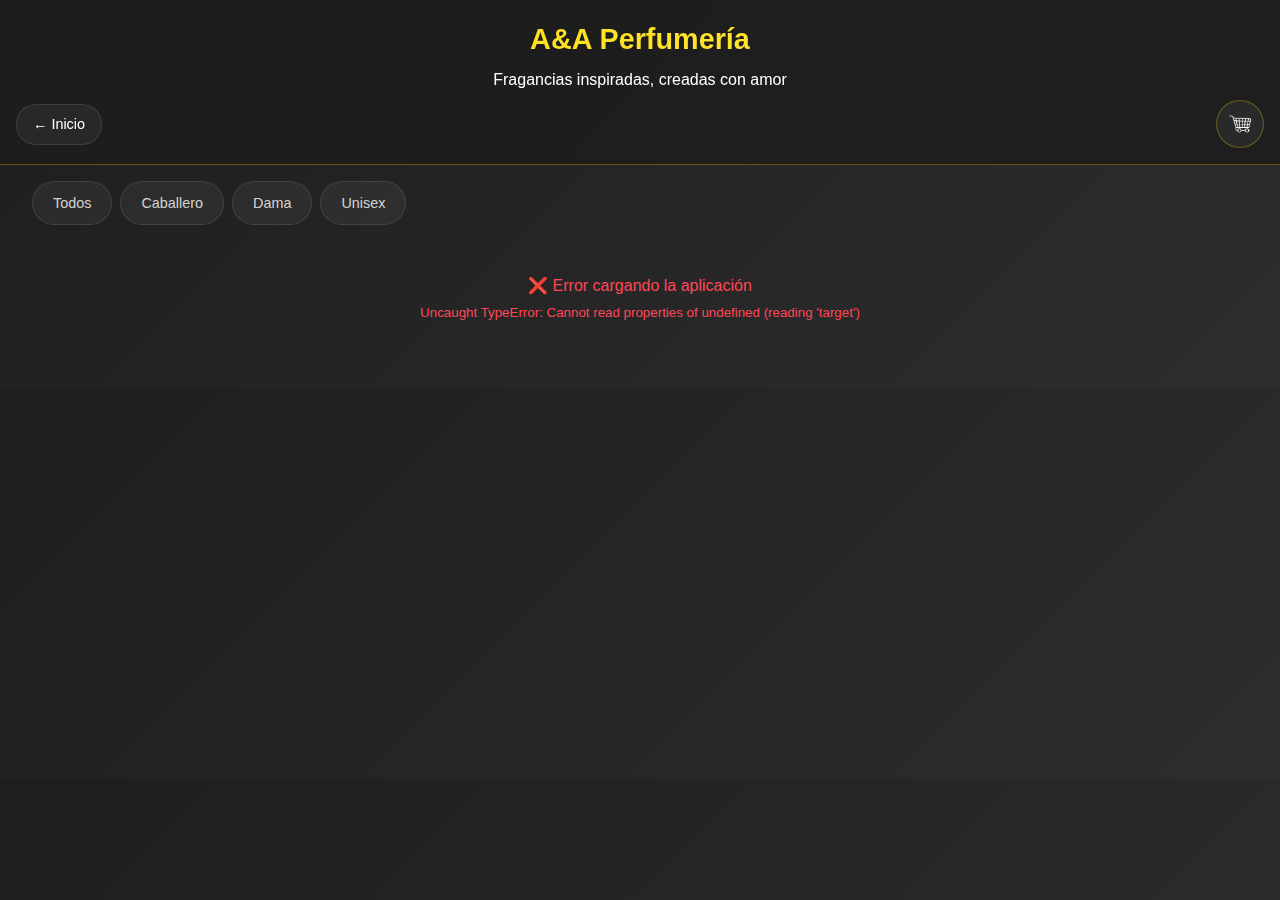
<file: A&A-mobile-fixed.html>
<!DOCTYPE html>
<html lang="es">
<head>
    <meta charset="UTF-8">
    <meta name="viewport" content="width=device-width, initial-scale=1.0, maximum-scale=5.0, user-scalable=yes">
    <meta name="theme-color" content="#ffd700">
    <title>A&A Perfumería - Móvil (Arreglado)</title>
    
    <style>
        /* CSS Crítico Simplificado */
        * { margin: 0; padding: 0; box-sizing: border-box; }
        
        body {
            font-family: -apple-system, BlinkMacSystemFont, 'Segoe UI', Roboto, sans-serif;
            background: linear-gradient(135deg, #1e1e1e 0%, #2d2d2d 100%);
            color: white;
            line-height: 1.6;
            overflow-x: hidden;
        }
        
        .header {
            position: sticky;
            top: 0;
            background: rgba(30, 30, 30, 0.95);
            backdrop-filter: blur(20px);
            padding: 1rem;
            text-align: center;
            z-index: 100;
            border-bottom: 1px solid rgba(255, 215, 0, 0.3);
        }
        
        .header h1 {
            font-size: 1.8rem;
            margin-bottom: 0.3rem;
            background: linear-gradient(45deg, #ffd700, #ffed4e);
            -webkit-background-clip: text;
            -webkit-text-fill-color: transparent;
            background-clip: text;
            font-weight: 700;
        }
        
        .nav-container {
            display: flex;
            justify-content: space-between;
            align-items: center;
            margin-top: 0.5rem;
        }
        
        .nav-back {
            background: rgba(255,255,255,0.05);
            border: 1px solid rgba(255,255,255,0.1);
            padding: 8px 16px;
            border-radius: 20px;
            color: white;
            text-decoration: none;
            font-size: 0.9rem;
            transition: all 0.3s ease;
        }
        
        .nav-back:hover {
            background: rgba(255,255,255,0.1);
        }
        
        .cart-button {
            position: relative;
            background: rgba(255,255,255,0.05);
            border: 1px solid rgba(255, 215, 0, 0.3);
            width: 48px;
            height: 48px;
            border-radius: 50%;
            display: flex;
            align-items: center;
            justify-content: center;
            cursor: pointer;
            transition: all 0.3s ease;
        }
        
        .cart-icon {
            width: 24px;
            height: 24px;
            filter: brightness(0) invert(1);
        }
        
        .container {
            padding: 0 1rem;
            max-width: 100%;
        }
        
        .filters {
            padding: 1rem 0;
            overflow-x: auto;
            -webkit-overflow-scrolling: touch;
        }
        
        .filters-scroll {
            display: flex;
            gap: 0.5rem;
            padding: 0 1rem;
            min-width: max-content;
        }
        
        .filter-btn {
            background: rgba(255,255,255,0.05);
            border: 1px solid rgba(255,255,255,0.1);
            color: rgba(255,255,255,0.8);
            padding: 12px 20px;
            border-radius: 25px;
            font-size: 0.9rem;
            cursor: pointer;
            transition: all 0.3s ease;
            white-space: nowrap;
            min-height: 44px;
        }
        
        .filter-btn.active {
            background: linear-gradient(45deg, #ffd700, #ffed4e);
            color: #1e1e1e;
            border-color: #ffd700;
        }
        
        .products-grid {
            display: grid;
            grid-template-columns: repeat(auto-fit, minmax(280px, 1fr));
            gap: 1rem;
            padding: 1rem 0;
        }
        
        .product-card {
            background: rgba(255,255,255,0.05);
            border: 1px solid rgba(255,255,255,0.1);
            border-radius: 20px;
            padding: 1rem;
            transition: all 0.3s ease;
            cursor: pointer;
        }
        
        .product-card:hover {
            transform: translateY(-5px);
            border-color: rgba(255, 215, 0, 0.5);
        }
        
        .product-image {
            width: 100%;
            height: 200px;
            background: rgba(255, 215, 0, 0.1);
            border-radius: 15px;
            display: flex;
            align-items: center;
            justify-content: center;
            margin-bottom: 1rem;
            font-size: 3rem;
        }
        
        .product-name {
            font-size: 1.1rem;
            font-weight: bold;
            margin-bottom: 0.5rem;
            color: #ffd700;
        }
        
        .product-description {
            font-size: 0.9rem;
            opacity: 0.8;
            margin-bottom: 1rem;
            line-height: 1.4;
        }
        
        .product-price {
            font-size: 1rem;
            font-weight: bold;
            color: white;
            margin-bottom: 1rem;
        }
        
        .btn-product-action {
            background: linear-gradient(45deg, #ffd700, #ffed4e);
            color: #1e1e1e;
            border: none;
            padding: 12px 20px;
            border-radius: 20px;
            font-weight: bold;
            cursor: pointer;
            width: 100%;
            transition: all 0.3s ease;
        }
        
        .btn-product-action:active {
            transform: scale(0.95);
        }
        
        .loading {
            text-align: center;
            padding: 2rem;
            color: #ffd700;
        }
        
        .d-none {
            display: none !important;
        }
        
        /* Responsive */
        @media (max-width: 768px) {
            .products-grid {
                grid-template-columns: 1fr;
                gap: 1rem;
            }
        }
    </style>
</head>
<body>
    <!-- Header -->
    <header class="header">
        <h1>A&A Perfumería</h1>
        <p>Fragancias inspiradas, creadas con amor</p>
        
        <nav class="nav-container">
            <a href="index.html" class="nav-back">← Inicio</a>
            <button class="cart-button" onclick="alert('Carrito próximamente')">
                <img class="cart-icon" src="recursos/A&A/Material Grafico/Carrito_de_compras_Vacio.png" alt="Carrito">
            </button>
        </nav>
    </header>

    <!-- Main Content -->
    <main class="container">
        <!-- Filtros -->
        <section class="filters">
            <div class="filters-scroll" id="filtersContainer">
                <button class="filter-btn active" onclick="loadProducts('todos')">Todos</button>
                <button class="filter-btn" onclick="loadProducts('caballero')">Caballero</button>
                <button class="filter-btn" onclick="loadProducts('dama')">Dama</button>
                <button class="filter-btn" onclick="loadProducts('unisex')">Unisex</button>
            </div>
        </section>

        <!-- Loading -->
        <div id="loading" class="loading">
            Cargando productos...
        </div>

        <!-- Grid de Productos -->
        <section id="productsGrid" class="products-grid">
            <!-- Los productos se cargarán aquí -->
        </section>

        <!-- Mensaje de No Productos -->
        <div id="noProductsMessage" class="d-none">
            <p style="text-align: center; opacity: 0.7;">No se encontraron productos en esta categoría.</p>
        </div>
    </main>

    <script>
        // Datos de productos simplificados
        const PRODUCTOS = [
            {
                id: 1,
                nombre: "Perfume Inspirado Caballero 1",
                descripcion: "Fragancia masculina inspirada en los más populares",
                categoria: "caballero",
                precio: 180,
                emoji: "👨"
            },
            {
                id: 2,
                nombre: "Perfume Inspirado Dama 1",
                descripcion: "Fragancia femenina elegante y sofisticada",
                categoria: "dama",
                precio: 180,
                emoji: "👩"
            },
            {
                id: 3,
                nombre: "Perfume Inspirado Unisex 1",
                descripcion: "Fragancia versátil para cualquier ocasión",
                categoria: "unisex",
                precio: 200,
                emoji: "💫"
            },
            {
                id: 4,
                nombre: "Perfume Inspirado Caballero 2",
                descripcion: "Fragancia fresca y deportiva",
                categoria: "caballero",
                precio: 220,
                emoji: "🏃‍♂️"
            },
            {
                id: 5,
                nombre: "Perfume Inspirado Dama 2",
                descripcion: "Fragancia floral y romántica",
                categoria: "dama",
                precio: 200,
                emoji: "🌹"
            },
            {
                id: 6,
                nombre: "Perfume Inspirado Unisex 2",
                descripcion: "Fragancia moderna y atrevida",
                categoria: "unisex",
                precio: 240,
                emoji: "⚡"
            }
        ];
        
        // Variables globales
        let currentCategory = 'todos';
        
        // Función para cargar productos
        function loadProducts(category) {
            console.log('Cargando productos para categoría:', category);
            
            currentCategory = category;
            
            // Actualizar filtros activos
            document.querySelectorAll('.filter-btn').forEach(btn => {
                btn.classList.remove('active');
            });
            event.target.classList.add('active');
            
            // Mostrar loading
            document.getElementById('loading').style.display = 'block';
            document.getElementById('productsGrid').innerHTML = '';
            document.getElementById('noProductsMessage').classList.add('d-none');
            
            // Simular carga
            setTimeout(() => {
                renderProducts(category);
            }, 500);
        }
        
        // Función para renderizar productos
        function renderProducts(category) {
            const grid = document.getElementById('productsGrid');
            const loading = document.getElementById('loading');
            const noProductsMsg = document.getElementById('noProductsMessage');
            
            // Filtrar productos
            let products = category === 'todos' ? PRODUCTOS : PRODUCTOS.filter(p => p.categoria === category);
            
            loading.style.display = 'none';
            
            if (products.length === 0) {
                noProductsMsg.classList.remove('d-none');
                return;
            }
            
            // Generar HTML
            const html = products.map(product => `
                <div class="product-card" onclick="showProductDetails(${product.id})">
                    <div class="product-image">${product.emoji}</div>
                    <div class="product-name">${product.nombre}</div>
                    <div class="product-description">${product.descripcion}</div>
                    <div class="product-price">Desde $${product.precio}</div>
                    <button class="btn-product-action" onclick="event.stopPropagation(); showProductDetails(${product.id})">
                        Ver detalles
                    </button>
                </div>
            `).join('');
            
            grid.innerHTML = html;
            
            console.log(`${products.length} productos cargados para categoría: ${category}`);
        }
        
        // Función para mostrar detalles del producto
        function showProductDetails(productId) {
            const product = PRODUCTOS.find(p => p.id === productId);
            if (!product) return;
            
            alert(`Producto: ${product.nombre}\nPrecio: $${product.precio}\nDescripción: ${product.descripcion}\n\n(Modal completo próximamente)`);
        }
        
        // Inicialización
        document.addEventListener('DOMContentLoaded', () => {
            console.log('A&A Mobile Fixed - Inicializando...');
            
            // Cargar productos iniciales
            setTimeout(() => {
                loadProducts('todos');
            }, 100);
            
            console.log('A&A Mobile Fixed - Listo');
        });
        
        // Manejo de errores
        window.addEventListener('error', (e) => {
            console.error('Error en A&A Mobile:', e.error);
            document.getElementById('loading').innerHTML = `
                <div style="color: #ff4757; text-align: center;">
                    ❌ Error cargando la aplicación<br>
                    <small>${e.message}</small>
                </div>
            `;
        });
        
        console.log('🛍️ A&A Mobile Fixed cargado correctamente');
    </script>
</body>
</html>
</file>
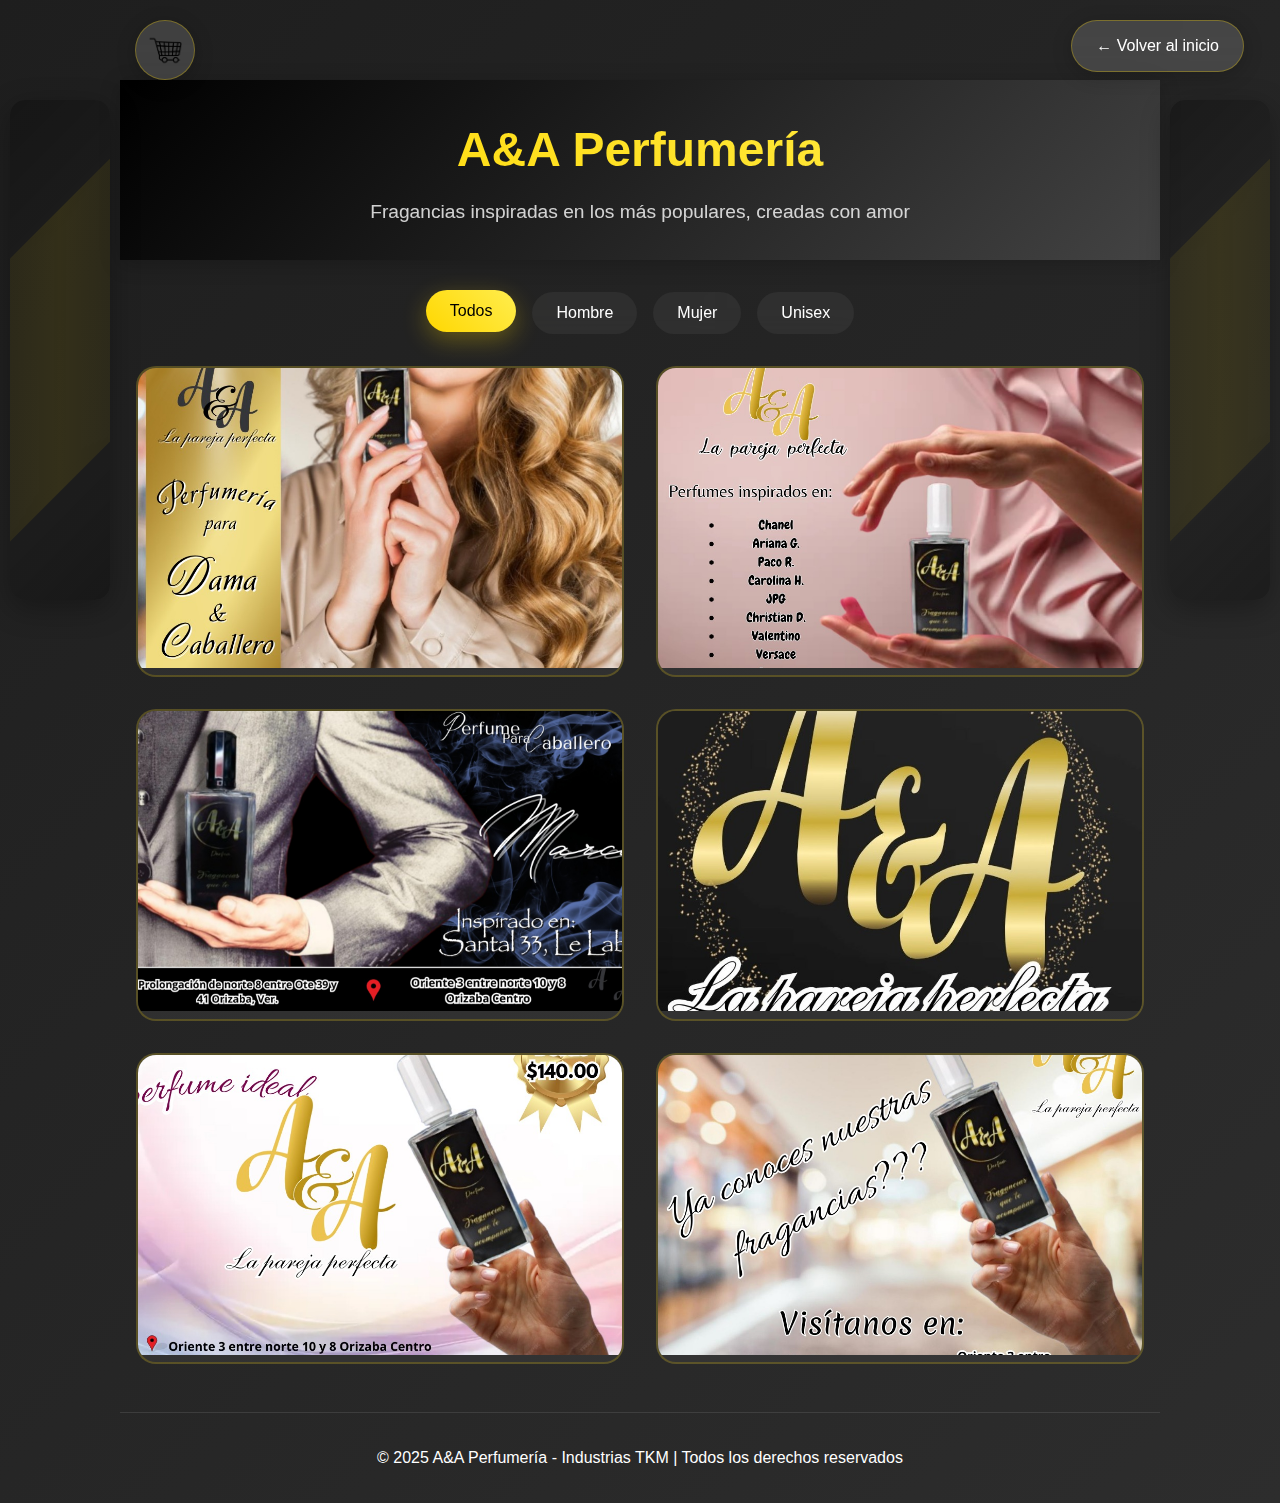
<file: A&A-mobile-optimized.html>
<!DOCTYPE html>
<html lang="es">
<head>
    <meta charset="UTF-8">
    <meta name="viewport" content="width=device-width, initial-scale=1.0, maximum-scale=5.0, user-scalable=yes">
    <meta name="theme-color" content="#ffd700">
    
    <!-- PWA y Mobile Meta Tags Optimizados -->
    <meta name="apple-mobile-web-app-capable" content="yes">
    <meta name="apple-mobile-web-app-status-bar-style" content="black-translucent">
    <meta name="apple-mobile-web-app-title" content="A&A Perfumería">
    <meta name="mobile-web-app-capable" content="yes">
    <meta name="format-detection" content="telephone=no">
    <meta name="apple-touch-fullscreen" content="yes">
    
    <!-- Optimización para diferentes densidades de pantalla -->
    <meta name="msapplication-tap-highlight" content="no">
    <meta name="msapplication-TileColor" content="#ffd700">
    
    <!-- SEO y Social Media -->
    <meta name="description" content="A&A Perfumería - Fragancias inspiradas en los más populares, creadas con amor. Catálogo móvil optimizado.">
    <meta name="keywords" content="perfumes móvil, fragancias, A&A, perfumería responsive, catálogo móvil">
    <meta name="author" content="A&A Perfumería - Industrias TKM">
    
    <!-- Open Graph optimizado para móviles -->
    <meta property="og:title" content="A&A Perfumería - Catálogo Móvil">
    <meta property="og:description" content="Explora nuestro catálogo de fragancias desde tu móvil">
    <meta property="og:type" content="website">
    <meta property="og:image" content="recursos/A&A/A&A.png">
    <meta property="og:image:width" content="1200">
    <meta property="og:image:height" content="630">
    
    <title>A&A Perfumería - Catálogo Móvil</title>
    
    <!-- Preload crítico optimizado para móviles -->
    <link rel="preload" href="modules/A&A/css/mobile-critical.css" as="style">
    <link rel="preload" href="modules/A&A/js/mobile-main.js" as="script">
    
    <!-- CSS crítico inline para móviles -->
    <style>
        /* CSS crítico para evitar FOUC en móviles */
        :root {
            --aa-primary: #ffd700;
            --aa-secondary: #ff6b35;
            --aa-dark: #0a0a0a;
            --aa-text-light: #ffffff;
            --aa-mobile-padding: 16px;
            --aa-mobile-gap: 12px;
            --aa-touch-target: 44px;
        }
        
        * { margin: 0; padding: 0; box-sizing: border-box; }
        
        body {
            background: linear-gradient(135deg, #1a1a1a, #2d2d2d);
            font-family: -apple-system, BlinkMacSystemFont, 'Segoe UI', Roboto, sans-serif;
            color: var(--aa-text-light);
            line-height: 1.6;
            overflow-x: hidden;
            -webkit-font-smoothing: antialiased;
            -moz-osx-font-smoothing: grayscale;
        }
        
        .mobile-header {
            position: sticky;
            top: 0;
            z-index: 100;
            background: rgba(10, 10, 10, 0.95);
            backdrop-filter: blur(10px);
            padding: var(--aa-mobile-padding);
            border-bottom: 1px solid rgba(255, 215, 0, 0.2);
        }
        
        .loading-spinner {
            display: inline-block;
            width: 20px;
            height: 20px;
            border: 3px solid rgba(255, 215, 0, 0.3);
            border-radius: 50%;
            border-top-color: var(--aa-primary);
            animation: spin 1s linear infinite;
        }
        
        @keyframes spin { to { transform: rotate(360deg); } }
    </style>
    
    <!-- CSS Modular Móvil -->
    <link rel="stylesheet" href="modules/A&A/css/mobile-critical.css">
</head>
<body>
    <!-- Header Móvil Optimizado -->
    <header class="mobile-header">
        <div class="mobile-nav">
            <a href="index.html" class="nav-back" aria-label="Volver al inicio">←</a>
        </div>
        
        <div class="mobile-header-content">
            <h1 class="mobile-title">A&A Perfumería</h1>
            <p class="mobile-subtitle">Fragancias inspiradas</p>
        </div>
        
        <div class="mobile-nav">
            <button class="cart-button" onclick="openMobileCart()" aria-label="Abrir carrito">
                <svg class="cart-icon" viewBox="0 0 24 24" fill="currentColor">
                    <path d="M7 18c-1.1 0-2 .9-2 2s.9 2 2 2 2-.9 2-2-.9-2-2-2zM1 2v2h2l3.6 7.59-1.35 2.45c-.16.28-.25.61-.25.96 0 1.1.9 2 2 2h12v-2H7.42c-.14 0-.25-.11-.25-.25l.03-.12L8.1 13h7.45c.75 0 1.41-.41 1.75-1.03L21.7 4H5.21l-.94-2H1zm16 16c-1.1 0-2 .9-2 2s.9 2 2 2 2-.9 2-2-.9-2-2-2z"/>
                </svg>
                <span class="cart-counter" id="mobileCartCounter">0</span>
            </button>
        </div>
    </header>

    <!-- Contenido Principal Móvil -->
    <main class="mobile-container">
        <!-- Filtros Móviles -->
        <section class="mobile-filters" id="mobileFilters">
            <button class="filter-btn active" data-filter="todos">Todos</button>
            <button class="filter-btn" data-filter="hombre">Hombre</button>
            <button class="filter-btn" data-filter="mujer">Mujer</button>
            <button class="filter-btn" data-filter="unisex">Unisex</button>
            <button class="filter-btn" data-filter="novedades">🎉 Novedades</button>
        </section>

        <!-- Sección de Novedades -->
        <section class="mobile-novedades" id="mobileNovedades" style="display: none;">
            <h2 class="section-title">🎉 Novedades Industrias TKM</h2>
            <div class="mobile-novedades-grid" id="mobileNovedadesGrid">
                <!-- Los cartelones se cargarán aquí -->
            </div>
        </section>

        <!-- Grid de Productos -->
        <section class="mobile-products" id="mobileProducts">
            <div class="mobile-products-grid" id="mobileProductsGrid">
                <!-- Los productos se cargarán aquí -->
            </div>
        </section>

        <!-- Estado de Carga -->
        <div class="mobile-loading" id="mobileLoading" style="display: none;">
            <div class="mobile-loading-spinner"></div>
            <p>Cargando productos...</p>
        </div>

        <!-- Estado Vacío -->
        <div class="mobile-empty" id="mobileEmpty" style="display: none;">
            <div class="mobile-empty-icon">🔍</div>
            <h3>No se encontraron productos</h3>
            <p>Intenta con otro filtro</p>
        </div>
    </main>

    <!-- Modal de Producto Móvil -->
    <div class="mobile-modal" id="mobileProductModal">
        <div class="mobile-modal-content">
            <button class="mobile-modal-close" onclick="closeMobileProductModal()" aria-label="Cerrar modal">×</button>
            <div class="mobile-modal-body" id="mobileModalBody">
                <!-- Contenido del modal se carga dinámicamente -->
            </div>
        </div>
    </div>

    <!-- Modal de Carrito Móvil -->
    <div class="mobile-modal" id="mobileCartModal">
        <div class="mobile-modal-content">
            <button class="mobile-modal-close" onclick="closeMobileCart()" aria-label="Cerrar carrito">×</button>
            <div class="mobile-cart-header">
                <h2>🛒 Mi Carrito</h2>
                <span class="mobile-cart-count" id="mobileCartCount">0 productos</span>
            </div>
            <div class="mobile-cart-body" id="mobileCartBody">
                <!-- Contenido del carrito se carga dinámicamente -->
            </div>
            <div class="mobile-cart-footer" id="mobileCartFooter">
                <!-- Total y acciones del carrito -->
            </div>
        </div>
    </div>

    <!-- Footer Móvil -->
    <footer class="mobile-footer">
        <p>© 2025 A&A Perfumería - Industrias TKM</p>
        <p>Fragancias creadas con amor</p>
    </footer>

    <!-- JavaScript Modular Móvil -->
    <script src="js/config.js"></script>
    <script src="modules/A&A/js/mobile-main.js"></script>
    
    <script>
        // Inicialización móvil
        document.addEventListener('DOMContentLoaded', function() {
            console.log('📱 Iniciando A&A Perfumería - Versión Móvil Optimizada');
            
            // Verificar si es realmente un dispositivo móvil
            const isMobile = /Android|webOS|iPhone|iPad|iPod|BlackBerry|IEMobile|Opera Mini/i.test(navigator.userAgent) || 
                            window.innerWidth <= 768;
            
            if (!isMobile) {
                console.log('⚠️ Dispositivo desktop detectado, redirigiendo a versión completa...');
                window.location.href = 'A&A.html';
                return;
            }
            
            // Inicializar aplicación móvil
            if (typeof MobileAAManager !== 'undefined') {
                window.mobileApp = new MobileAAManager();
                window.mobileApp.init();
            } else {
                console.error('❌ MobileAAManager no encontrado');
            }
        });
    </script>
</body>
</html>
</file>
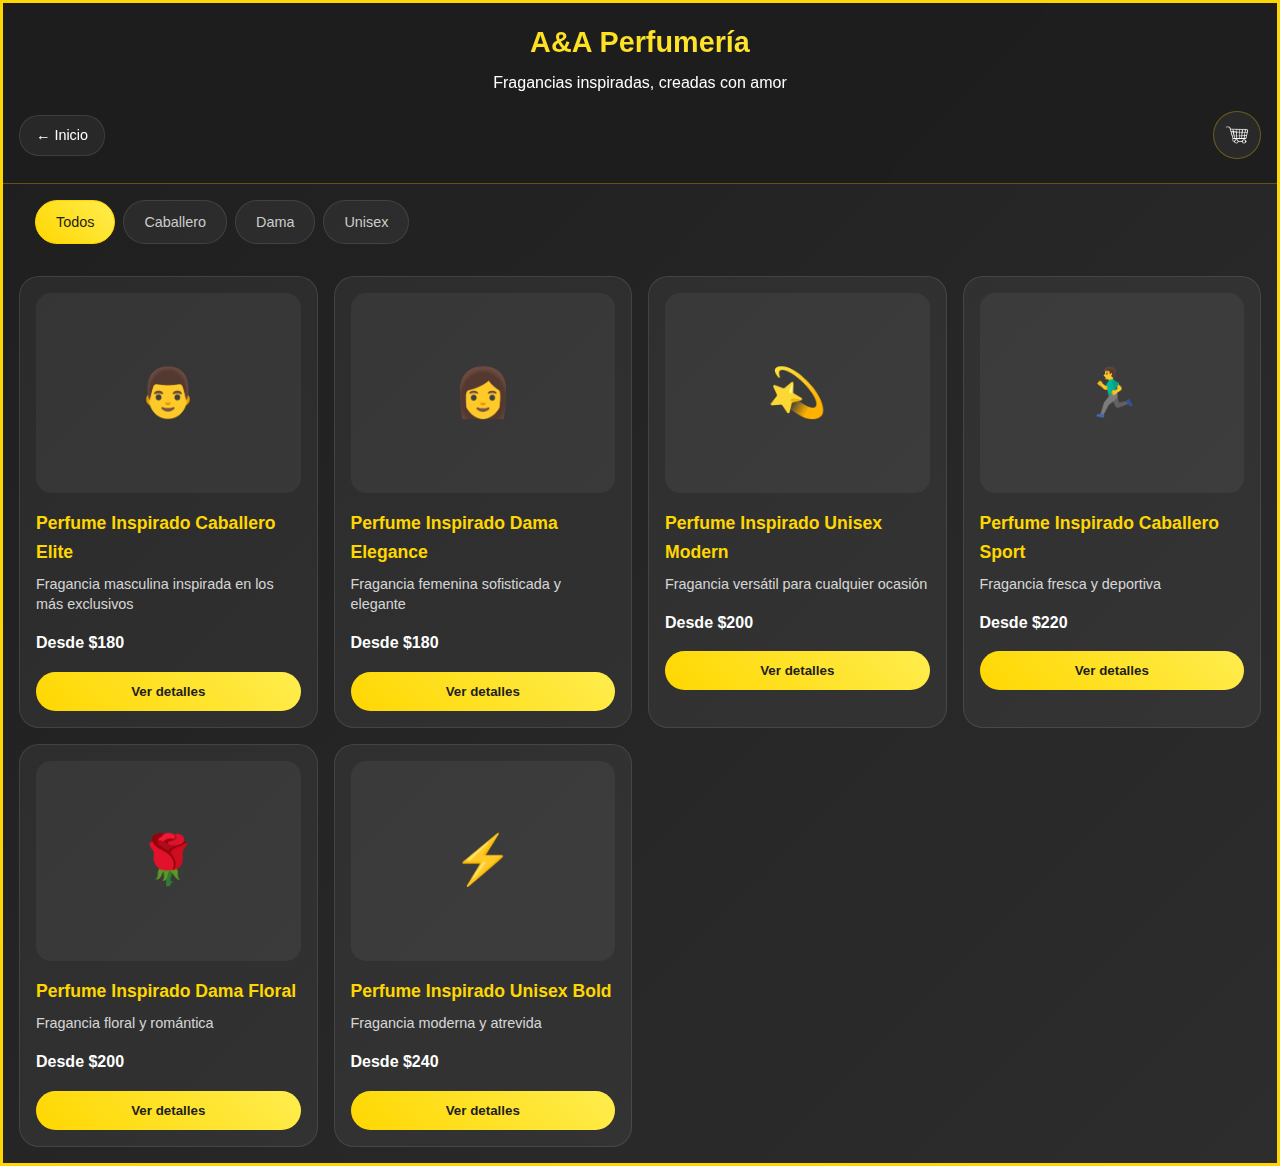
<file: A&A-mobile-ultra-working.html>
<!DOCTYPE html>
<html lang="es">
<head>
    <meta charset="UTF-8">
    <meta name="viewport" content="width=device-width, initial-scale=1.0, maximum-scale=5.0, user-scalable=yes">
    <meta name="theme-color" content="#ffd700">
    <meta name="apple-mobile-web-app-capable" content="yes">
    <meta name="apple-mobile-web-app-status-bar-style" content="black-translucent">
    <meta name="apple-mobile-web-app-title" content="A&A Perfumería">
    <title>A&A Perfumería - Móvil Ultra</title>
    
    <style>
        /* CSS Crítico Optimizado */
        * { margin: 0; padding: 0; box-sizing: border-box; }
        
        :root {
            --primary: #ffd700;
            --primary-light: #ffed4e;
            --secondary: #1e1e1e;
            --secondary-light: #2d2d2d;
            --text-primary: #ffffff;
            --text-secondary: #cccccc;
            --bg-glass: rgba(255,255,255,0.05);
            --border-glass: 1px solid rgba(255,255,255,0.1);
            --border-primary: 1px solid rgba(255,215,0,0.3);
            --radius-sm: 15px;
            --radius-md: 20px;
            --spacing-sm: 1rem;
            --transition: 0.3s ease;
        }
        
        body {
            font-family: -apple-system, BlinkMacSystemFont, 'Segoe UI', Roboto, sans-serif;
            background: linear-gradient(135deg, var(--secondary) 0%, var(--secondary-light) 100%);
            color: var(--text-primary);
            line-height: 1.6;
            overflow-x: hidden;
            -webkit-font-smoothing: antialiased;
        }
        
        /* Header */
        .header {
            position: sticky;
            top: 0;
            background: rgba(30, 30, 30, 0.95);
            backdrop-filter: blur(20px);
            border-bottom: var(--border-primary);
            padding: var(--spacing-sm);
            text-align: center;
            z-index: 100;
        }
        
        .header h1 {
            font-size: 1.8rem;
            margin-bottom: 0.3rem;
            background: linear-gradient(45deg, var(--primary), var(--primary-light));
            -webkit-background-clip: text;
            -webkit-text-fill-color: transparent;
            background-clip: text;
            font-weight: 700;
        }
        
        .nav-container {
            display: flex;
            justify-content: space-between;
            align-items: center;
            padding: 0.5rem 0;
            margin-top: 0.5rem;
        }
        
        .nav-back {
            background: var(--bg-glass);
            border: var(--border-glass);
            padding: 8px 16px;
            border-radius: 20px;
            color: var(--text-primary);
            text-decoration: none;
            font-size: 0.9rem;
            transition: var(--transition);
        }
        
        .nav-back:hover {
            background: rgba(255,255,255,0.1);
        }
        
        .cart-button {
            position: relative;
            background: var(--bg-glass);
            border: var(--border-primary);
            width: 48px;
            height: 48px;
            border-radius: 50%;
            display: flex;
            align-items: center;
            justify-content: center;
            cursor: pointer;
            transition: var(--transition);
        }
        
        .cart-icon {
            width: 24px;
            height: 24px;
            filter: brightness(0) invert(1);
        }
        
        /* Container */
        .container {
            padding: 0 var(--spacing-sm);
            max-width: 100%;
        }
        
        /* Filtros */
        .filters {
            padding: var(--spacing-sm) 0;
            overflow-x: auto;
            -webkit-overflow-scrolling: touch;
        }
        
        .filters-scroll {
            display: flex;
            gap: 0.5rem;
            padding: 0 var(--spacing-sm);
            min-width: max-content;
        }
        
        .filter-btn {
            background: var(--bg-glass);
            border: var(--border-glass);
            color: var(--text-secondary);
            padding: 12px 20px;
            border-radius: 25px;
            font-size: 0.9rem;
            cursor: pointer;
            transition: var(--transition);
            white-space: nowrap;
            min-height: 44px;
        }
        
        .filter-btn.active {
            background: linear-gradient(45deg, var(--primary), var(--primary-light));
            color: var(--secondary);
            border-color: var(--primary);
        }
        
        .filter-btn:active {
            transform: scale(0.95);
        }
        
        /* Productos */
        .products-grid {
            display: grid;
            grid-template-columns: repeat(auto-fit, minmax(280px, 1fr));
            gap: 1rem;
            padding: 1rem 0;
        }
        
        .product-card {
            background: var(--bg-glass);
            border: var(--border-glass);
            border-radius: var(--radius-md);
            padding: var(--spacing-sm);
            transition: all var(--transition);
            cursor: pointer;
        }
        
        .product-card:hover {
            transform: translateY(-5px);
            border-color: var(--primary);
        }
        
        .product-image {
            width: 100%;
            height: 200px;
            border-radius: var(--radius-sm);
            overflow: hidden;
            margin-bottom: var(--spacing-sm);
            position: relative;
            background: var(--bg-glass);
            display: flex;
            align-items: center;
            justify-content: center;
            font-size: 3rem;
        }
        
        .product-image img {
            width: 100%;
            height: 100%;
            object-fit: cover;
        }
        
        .product-info {
            text-align: left;
        }
        
        .product-name {
            font-size: 1.1rem;
            font-weight: bold;
            margin-bottom: 0.5rem;
            color: var(--primary);
        }
        
        .product-description {
            font-size: 0.9rem;
            opacity: 0.8;
            margin-bottom: 1rem;
            line-height: 1.4;
        }
        
        .product-price {
            font-size: 1rem;
            font-weight: bold;
            color: var(--text-primary);
            margin-bottom: 1rem;
        }
        
        .btn-product-action {
            background: linear-gradient(45deg, var(--primary), var(--primary-light));
            color: var(--secondary);
            border: none;
            padding: 12px 20px;
            border-radius: 20px;
            font-weight: bold;
            cursor: pointer;
            width: 100%;
            transition: all var(--transition);
        }
        
        .btn-product-action:active {
            transform: scale(0.95);
        }
        
        /* Loading y Estados */
        .loading {
            text-align: center;
            padding: 2rem;
            color: var(--primary);
        }
        
        .d-none {
            display: none !important;
        }
        
        .text-center {
            text-align: center;
        }
        
        /* Responsive */
        @media (max-width: 768px) {
            .products-grid {
                grid-template-columns: 1fr;
                gap: 1rem;
            }
            
            .header h1 {
                font-size: 1.5rem;
            }
        }
        
        /* Safe Area para iPhone X+ */
        @supports (padding: max(0px)) {
            .header {
                padding-left: max(var(--spacing-sm), env(safe-area-inset-left));
                padding-right: max(var(--spacing-sm), env(safe-area-inset-right));
                padding-top: max(var(--spacing-sm), env(safe-area-inset-top));
            }
        }
        
        /* Indicador de debug */
        body {
            border: 3px solid lime;
        }
    </style>
</head>
<body>
    <!-- Header -->
    <header class="header">
        <h1>A&A Perfumería</h1>
        <p>Fragancias inspiradas, creadas con amor</p>
        
        <nav class="nav-container">
            <a href="index.html" class="nav-back">← Inicio</a>
            <button class="cart-button" onclick="MobileApp.openCart()">
                <img class="cart-icon" src="recursos/A&A/Material Grafico/Carrito_de_compras_Vacio.png" alt="Carrito">
            </button>
        </nav>
    </header>

    <!-- Main Content -->
    <main class="container">
        <!-- Filtros -->
        <section class="filters">
            <div class="filters-scroll" id="filtersContainer">
                <!-- Los filtros se cargarán aquí -->
            </div>
        </section>

        <!-- Loading -->
        <div id="loading" class="loading d-none">
            Cargando productos...
        </div>

        <!-- Grid de Productos -->
        <section id="productsGrid" class="products-grid">
            <!-- Los productos se cargarán aquí -->
        </section>

        <!-- Mensaje de No Productos -->
        <div id="noProductsMessage" class="d-none text-center">
            <p style="opacity: 0.7;">No se encontraron productos en esta categoría.</p>
        </div>
    </main>

    <script>
        console.log('🚀 Iniciando A&A Mobile Ultra Working...');
        
        // Configuración
        const CONFIG = {
            whatsapp: '2721224946'
        };
        
        // Datos de productos
        const PRODUCTOS = [
            {
                id: 1,
                nombre: "Perfume Inspirado Caballero Elite",
                descripcion: "Fragancia masculina inspirada en los más exclusivos",
                categoria: "caballero",
                precio: 180,
                emoji: "👨"
            },
            {
                id: 2,
                nombre: "Perfume Inspirado Dama Elegance",
                descripcion: "Fragancia femenina sofisticada y elegante",
                categoria: "dama",
                precio: 180,
                emoji: "👩"
            },
            {
                id: 3,
                nombre: "Perfume Inspirado Unisex Modern",
                descripcion: "Fragancia versátil para cualquier ocasión",
                categoria: "unisex",
                precio: 200,
                emoji: "💫"
            },
            {
                id: 4,
                nombre: "Perfume Inspirado Caballero Sport",
                descripcion: "Fragancia fresca y deportiva",
                categoria: "caballero",
                precio: 220,
                emoji: "🏃‍♂️"
            },
            {
                id: 5,
                nombre: "Perfume Inspirado Dama Floral",
                descripcion: "Fragancia floral y romántica",
                categoria: "dama",
                precio: 200,
                emoji: "🌹"
            },
            {
                id: 6,
                nombre: "Perfume Inspirado Unisex Bold",
                descripcion: "Fragancia moderna y atrevida",
                categoria: "unisex",
                precio: 240,
                emoji: "⚡"
            }
        ];
        
        // Clase principal simplificada
        class MobileAAApp {
            constructor() {
                this.currentCategory = 'todos';
                this.isLoading = false;
                console.log('📱 MobileAAApp constructor ejecutado');
                this.init();
            }
            
            init() {
                console.log('🔧 Inicializando MobileAAApp...');
                
                try {
                    this.loadFilters();
                    this.loadProducts('todos');
                    
                    // Cambiar borde a dorado para indicar éxito
                    document.body.style.borderColor = 'gold';
                    console.log('✅ MobileAAApp inicializado correctamente');
                    
                } catch (error) {
                    console.error('❌ Error en init:', error);
                    document.body.style.borderColor = 'red';
                }
            }
            
            loadFilters() {
                const container = document.getElementById('filtersContainer');
                if (!container) {
                    console.error('❌ No se encontró filtersContainer');
                    return;
                }
                
                const filters = [
                    { key: 'todos', label: 'Todos' },
                    { key: 'caballero', label: 'Caballero' },
                    { key: 'dama', label: 'Dama' },
                    { key: 'unisex', label: 'Unisex' }
                ];
                
                const html = filters.map(filter => `
                    <button class="filter-btn ${filter.key === 'todos' ? 'active' : ''}" 
                            onclick="MobileApp.loadProducts('${filter.key}')">
                        ${filter.label}
                    </button>
                `).join('');
                
                container.innerHTML = html;
                console.log('🏷️ Filtros cargados:', filters.length);
            }
            
            loadProducts(category) {
                if (this.isLoading) return;
                
                console.log('📦 Cargando productos para:', category);
                this.isLoading = true;
                this.currentCategory = category;
                
                // Mostrar loading
                const loading = document.getElementById('loading');
                loading?.classList.remove('d-none');
                
                // Actualizar filtros activos
                document.querySelectorAll('.filter-btn').forEach(btn => {
                    btn.classList.remove('active');
                });
                document.querySelector(`[onclick="MobileApp.loadProducts('${category}')"]`)?.classList.add('active');
                
                // Simular delay de carga
                setTimeout(() => {
                    try {
                        // Filtrar productos
                        let products = category === 'todos' ? PRODUCTOS : PRODUCTOS.filter(p => p.categoria === category);
                        
                        this.renderProducts(products);
                        console.log(`✅ ${products.length} productos cargados`);
                        
                    } catch (error) {
                        console.error('❌ Error cargando productos:', error);
                    } finally {
                        loading?.classList.add('d-none');
                        this.isLoading = false;
                    }
                }, 300);
            }
            
            renderProducts(products) {
                const grid = document.getElementById('productsGrid');
                const noProductsMsg = document.getElementById('noProductsMessage');
                
                if (!grid) {
                    console.error('❌ No se encontró productsGrid');
                    return;
                }
                
                if (products.length === 0) {
                    grid.innerHTML = '';
                    noProductsMsg?.classList.remove('d-none');
                    return;
                }
                
                noProductsMsg?.classList.add('d-none');
                
                const html = products.map(product => `
                    <div class="product-card" onclick="MobileApp.openProductModal(${product.id})">
                        <div class="product-image">
                            ${product.emoji}
                        </div>
                        <div class="product-info">
                            <h3 class="product-name">${product.nombre}</h3>
                            <p class="product-description">${product.descripcion}</p>
                            <div class="product-price">Desde $${product.precio}</div>
                            <button class="btn-product-action" 
                                    onclick="event.stopPropagation(); MobileApp.openProductModal(${product.id})">
                                Ver detalles
                            </button>
                        </div>
                    </div>
                `).join('');
                
                grid.innerHTML = html;
                console.log('🎨 Productos renderizados en el DOM');
            }
            
            openProductModal(productId) {
                const product = PRODUCTOS.find(p => p.id === productId);
                if (!product) {
                    console.error('❌ Producto no encontrado:', productId);
                    return;
                }
                
                console.log('🔍 Abriendo modal para:', product.nombre);
                alert(`Producto: ${product.nombre}\nPrecio: $${product.precio}\nDescripción: ${product.descripcion}\n\n(Modal completo próximamente)`);
            }
            
            openCart() {
                console.log('🛒 Abriendo carrito...');
                alert('Carrito de compras próximamente');
            }
        }
        
        // Variables globales
        let MobileApp;
        
        // Inicialización
        document.addEventListener('DOMContentLoaded', () => {
            console.log('📄 DOM cargado, inicializando...');
            
            try {
                MobileApp = new MobileAAApp();
                window.MobileApp = MobileApp;
                
                console.log('🌍 MobileApp disponible globalmente');
                
            } catch (error) {
                console.error('❌ Error crítico:', error);
                document.body.style.borderColor = 'red';
                
                // Mostrar error en pantalla
                document.body.innerHTML = `
                    <div style="position: fixed; top: 50%; left: 50%; transform: translate(-50%, -50%); 
                                background: rgba(255,0,0,0.9); color: white; padding: 20px; 
                                border-radius: 10px; text-align: center; z-index: 10000;">
                        <h3>❌ Error de Inicialización</h3>
                        <p>${error.message}</p>
                        <button onclick="location.reload()" style="margin-top: 10px; padding: 10px 20px; 
                                background: white; color: red; border: none; border-radius: 5px; cursor: pointer;">
                            🔄 Recargar
                        </button>
                    </div>
                `;
            }
        });
        
        // Manejo de errores globales
        window.addEventListener('error', (e) => {
            console.error('❌ Error global:', e.error);
            document.body.style.borderColor = 'red';
        });
        
        console.log('📱 Script A&A Mobile Ultra Working cargado');
    </script>
</body>
</html>
</file>
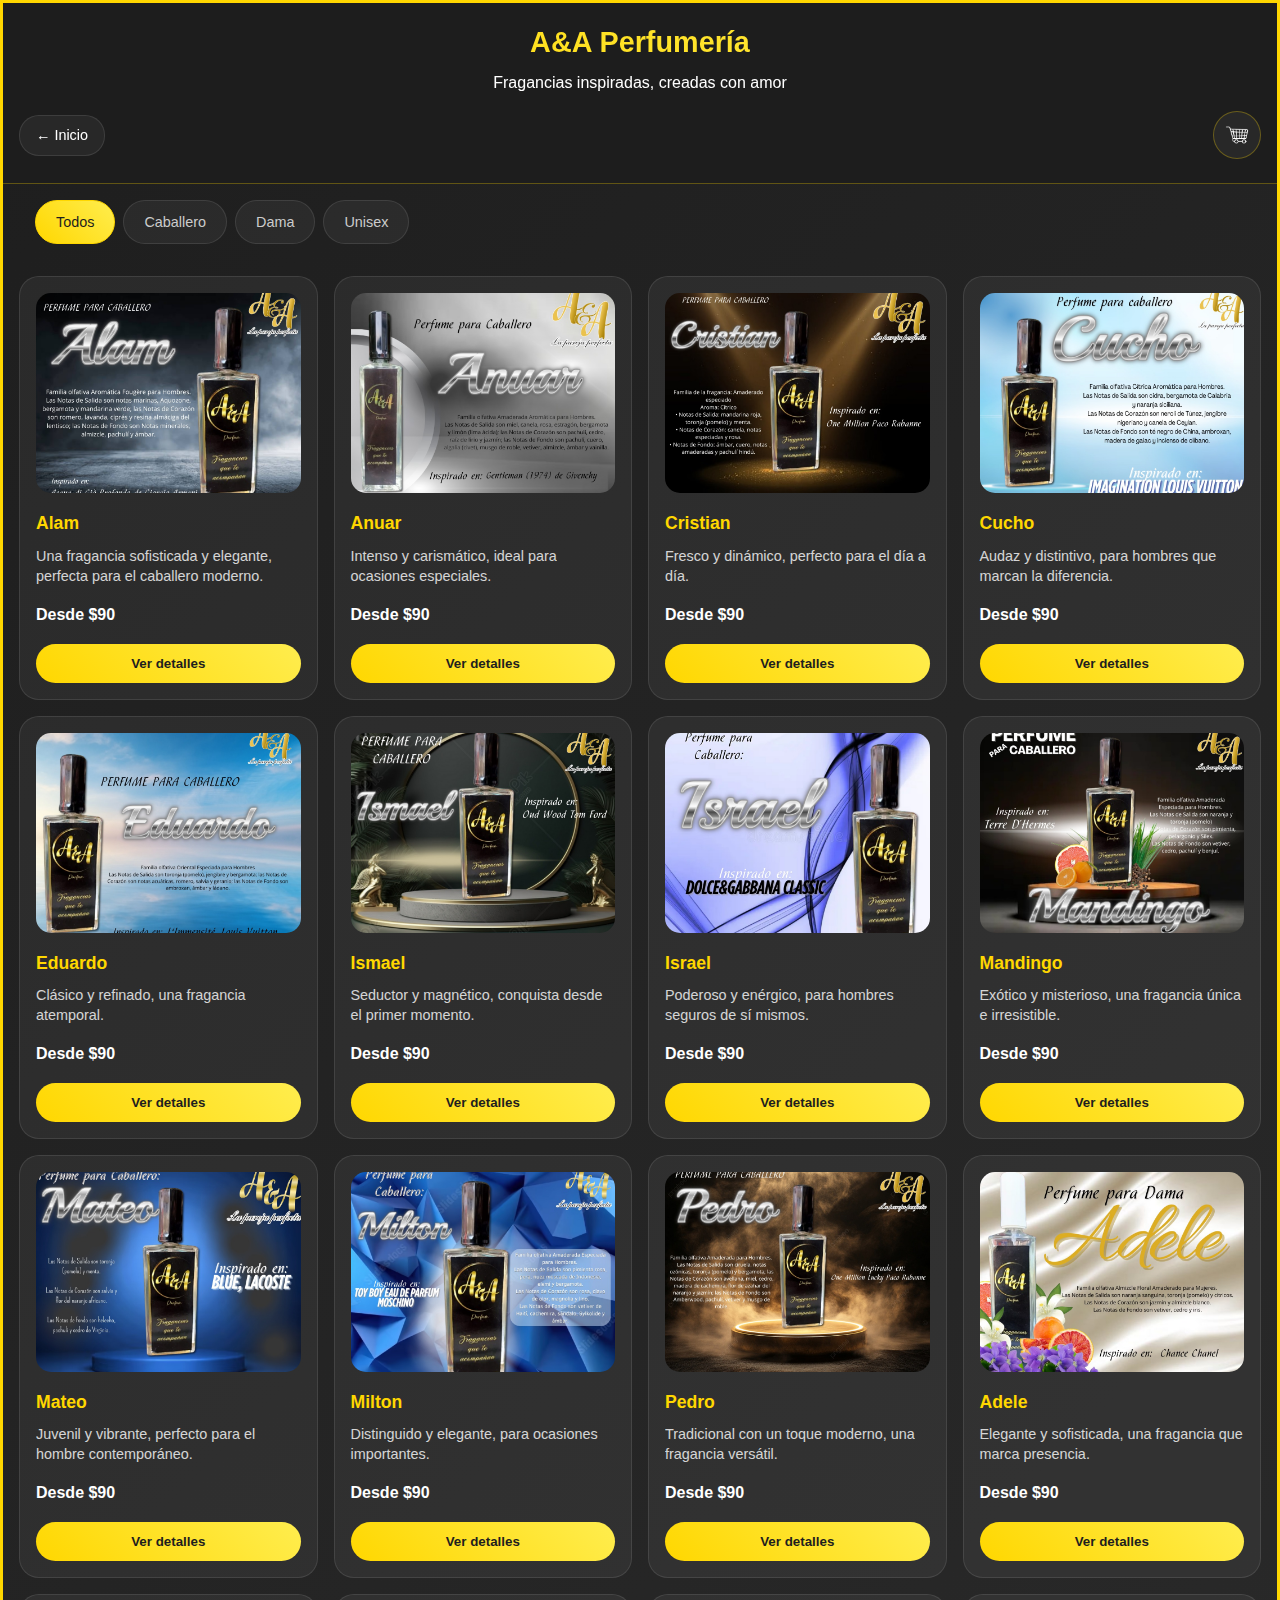
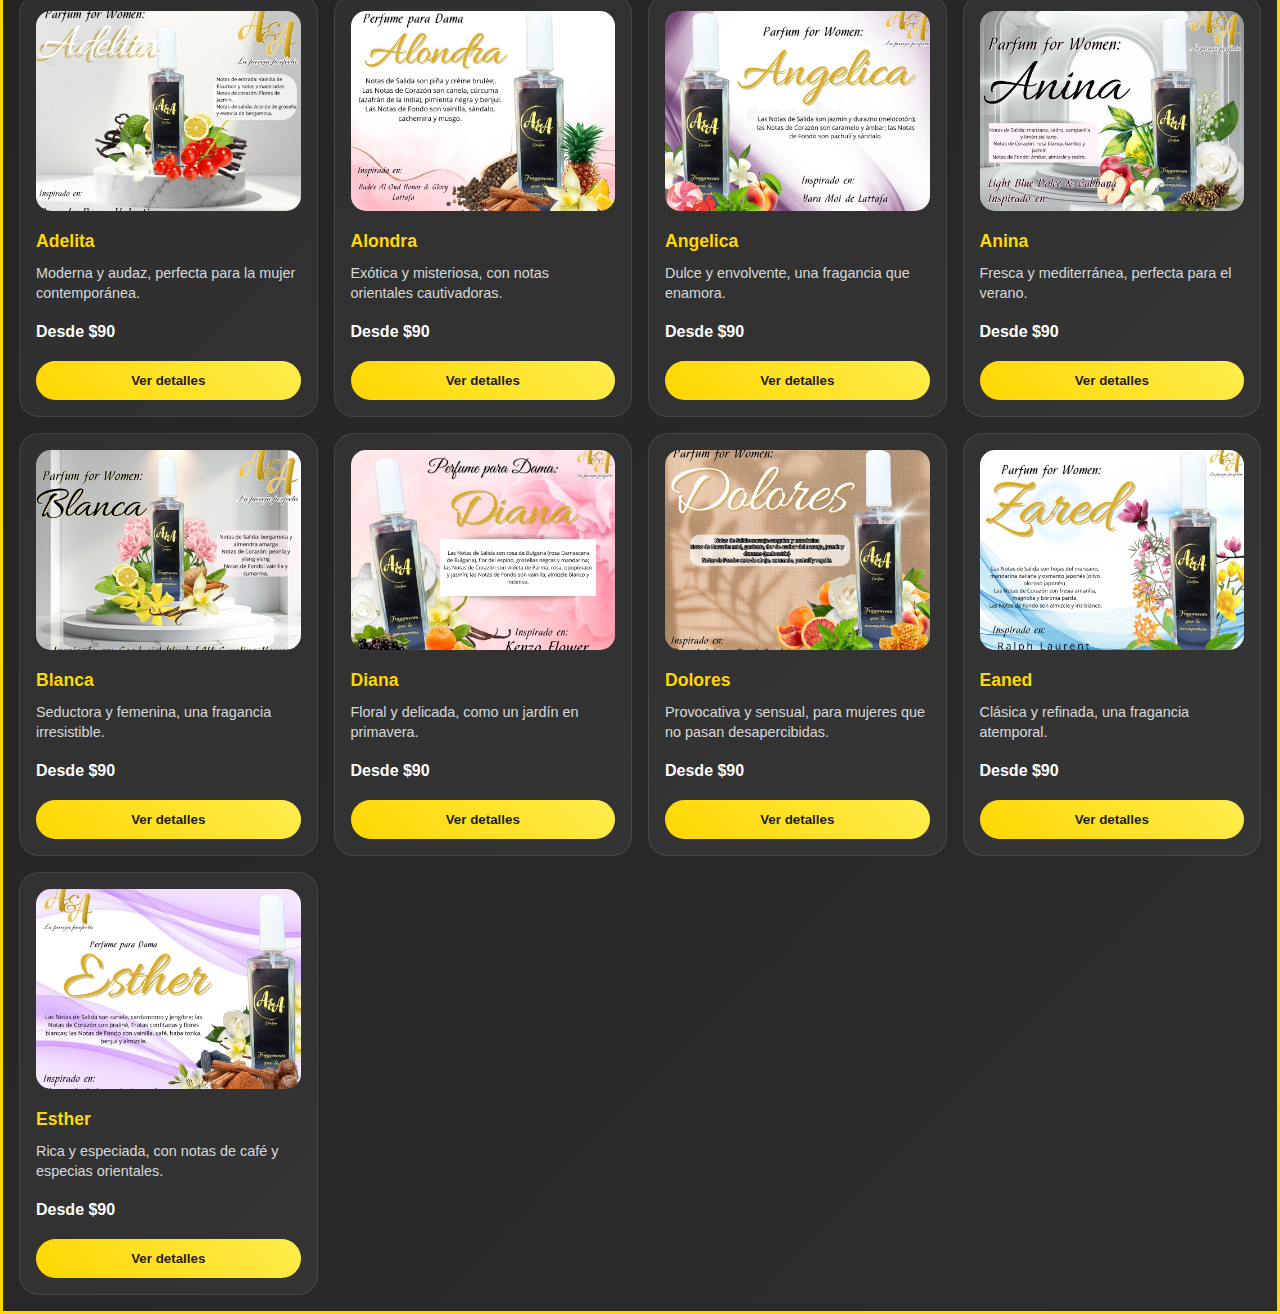
<file: A&A-mobile-ultra.html>
<!DOCTYPE html>
<html lang="es">
<head>
    <meta charset="UTF-8">
    <meta name="viewport" content="width=device-width, initial-scale=1.0, maximum-scale=5.0, user-scalable=yes">
    <meta name="theme-color" content="#ffd700">
    <meta name="apple-mobile-web-app-capable" content="yes">
    <meta name="apple-mobile-web-app-status-bar-style" content="black-translucent">
    <meta name="apple-mobile-web-app-title" content="A&A Perfumería">
    <title>A&A Perfumería - Móvil Ultra</title>
    
    <style>
        /* CSS Crítico Optimizado */
        * { margin: 0; padding: 0; box-sizing: border-box; }
        
        :root {
            --primary: #ffd700;
            --primary-light: #ffed4e;
            --secondary: #1e1e1e;
            --secondary-light: #2d2d2d;
            --text-primary: #ffffff;
            --text-secondary: #cccccc;
            --bg-glass: rgba(255,255,255,0.05);
            --border-glass: 1px solid rgba(255,255,255,0.1);
            --border-primary: 1px solid rgba(255,215,0,0.3);
            --radius-sm: 15px;
            --radius-md: 20px;
            --spacing-sm: 1rem;
            --transition: 0.3s ease;
        }
        
        body {
            font-family: -apple-system, BlinkMacSystemFont, 'Segoe UI', Roboto, sans-serif;
            background: linear-gradient(135deg, var(--secondary) 0%, var(--secondary-light) 100%);
            color: var(--text-primary);
            line-height: 1.6;
            overflow-x: hidden;
            -webkit-font-smoothing: antialiased;
        }
        
        /* Header */
        .header {
            position: sticky;
            top: 0;
            background: rgba(30, 30, 30, 0.95);
            backdrop-filter: blur(20px);
            border-bottom: var(--border-primary);
            padding: var(--spacing-sm);
            text-align: center;
            z-index: 100;
        }
        
        .header h1 {
            font-size: 1.8rem;
            margin-bottom: 0.3rem;
            background: linear-gradient(45deg, var(--primary), var(--primary-light));
            -webkit-background-clip: text;
            -webkit-text-fill-color: transparent;
            background-clip: text;
            font-weight: 700;
        }
        
        .nav-container {
            display: flex;
            justify-content: space-between;
            align-items: center;
            padding: 0.5rem 0;
            margin-top: 0.5rem;
        }
        
        .nav-back {
            background: var(--bg-glass);
            border: var(--border-glass);
            padding: 8px 16px;
            border-radius: 20px;
            color: var(--text-primary);
            text-decoration: none;
            font-size: 0.9rem;
            transition: var(--transition);
        }
        
        .nav-back:hover {
            background: rgba(255,255,255,0.1);
        }
        
        .cart-button {
            position: relative;
            background: var(--bg-glass);
            border: var(--border-primary);
            width: 48px;
            height: 48px;
            border-radius: 50%;
            display: flex;
            align-items: center;
            justify-content: center;
            cursor: pointer;
            transition: var(--transition);
        }
        
        .cart-icon {
            width: 24px;
            height: 24px;
            filter: brightness(0) invert(1);
        }
        
        /* Container */
        .container {
            padding: 0 var(--spacing-sm);
            max-width: 100%;
        }
        
        /* Filtros */
        .filters {
            padding: var(--spacing-sm) 0;
            overflow-x: auto;
            -webkit-overflow-scrolling: touch;
        }
        
        .filters-scroll {
            display: flex;
            gap: 0.5rem;
            padding: 0 var(--spacing-sm);
            min-width: max-content;
        }
        
        .filter-btn {
            background: var(--bg-glass);
            border: var(--border-glass);
            color: var(--text-secondary);
            padding: 12px 20px;
            border-radius: 25px;
            font-size: 0.9rem;
            cursor: pointer;
            transition: var(--transition);
            white-space: nowrap;
            min-height: 44px;
        }
        
        .filter-btn.active {
            background: linear-gradient(45deg, var(--primary), var(--primary-light));
            color: var(--secondary);
            border-color: var(--primary);
        }
        
        .filter-btn:active {
            transform: scale(0.95);
        }
        
        /* Productos */
        .products-grid {
            display: grid;
            grid-template-columns: repeat(auto-fit, minmax(280px, 1fr));
            gap: 1rem;
            padding: 1rem 0;
        }
        
        .product-card {
            background: var(--bg-glass);
            border: var(--border-glass);
            border-radius: var(--radius-md);
            padding: var(--spacing-sm);
            transition: all var(--transition);
            cursor: pointer;
        }
        
        .product-card:hover {
            transform: translateY(-5px);
            border-color: var(--primary);
        }
        
        .product-image {
            width: 100%;
            height: 200px;
            border-radius: var(--radius-sm);
            overflow: hidden;
            margin-bottom: var(--spacing-sm);
            position: relative;
            background: var(--bg-glass);
            display: flex;
            align-items: center;
            justify-content: center;
            font-size: 3rem;
        }
        
        .product-image img {
            width: 100%;
            height: 100%;
            object-fit: cover;
        }
        
        .product-info {
            text-align: left;
        }
        
        .product-name {
            font-size: 1.1rem;
            font-weight: bold;
            margin-bottom: 0.5rem;
            color: var(--primary);
        }
        
        .product-description {
            font-size: 0.9rem;
            opacity: 0.8;
            margin-bottom: 1rem;
            line-height: 1.4;
        }
        
        .product-price {
            font-size: 1rem;
            font-weight: bold;
            color: var(--text-primary);
            margin-bottom: 1rem;
        }
        
        .btn-product-action {
            background: linear-gradient(45deg, var(--primary), var(--primary-light));
            color: var(--secondary);
            border: none;
            padding: 12px 20px;
            border-radius: 20px;
            font-weight: bold;
            cursor: pointer;
            width: 100%;
            transition: all var(--transition);
        }
        
        .btn-product-action:active {
            transform: scale(0.95);
        }
        
        /* Loading y Estados */
        .loading {
            text-align: center;
            padding: 2rem;
            color: var(--primary);
        }
        
        .d-none {
            display: none !important;
        }
        
        .text-center {
            text-align: center;
        }
        
        /* Responsive */
        @media (max-width: 768px) {
            .products-grid {
                grid-template-columns: 1fr;
                gap: 1rem;
            }
            
            .header h1 {
                font-size: 1.5rem;
            }
        }
        
        /* Safe Area para iPhone X+ */
        @supports (padding: max(0px)) {
            .header {
                padding-left: max(var(--spacing-sm), env(safe-area-inset-left));
                padding-right: max(var(--spacing-sm), env(safe-area-inset-right));
                padding-top: max(var(--spacing-sm), env(safe-area-inset-top));
            }
        }
        
        /* Indicador de estado - Verde = funcionando */
        body {
            border: 3px solid lime;
        }
    </style>
</head>
<body>
    <!-- Header -->
    <header class="header">
        <h1>A&A Perfumería</h1>
        <p>Fragancias inspiradas, creadas con amor</p>
        
        <nav class="nav-container">
            <a href="index.html" class="nav-back">← Inicio</a>
            <button class="cart-button" onclick="MobileApp.openCart()">
                <img class="cart-icon" src="recursos/A&A/Material Grafico/Carrito_de_compras_Vacio.png" alt="Carrito">
            </button>
        </nav>
    </header>

    <!-- Main Content -->
    <main class="container">
        <!-- Filtros -->
        <section class="filters">
            <div class="filters-scroll" id="filtersContainer">
                <!-- Los filtros se cargarán aquí -->
            </div>
        </section>

        <!-- Loading -->
        <div id="loading" class="loading d-none">
            Cargando productos...
        </div>

        <!-- Grid de Productos -->
        <section id="productsGrid" class="products-grid">
            <!-- Los productos se cargarán aquí -->
        </section>

        <!-- Mensaje de No Productos -->
        <div id="noProductsMessage" class="d-none text-center">
            <p style="opacity: 0.7;">No se encontraron productos en esta categoría.</p>
        </div>
    </main>

    <script>
        console.log('🚀 Iniciando A&A Mobile Ultra Fixed...');
        
        // Configuración
        const CONFIG = {
            whatsapp: '2721224946',
            precios: {
                tamaños: {
                    '10ml': 90,   // Ya incluye feromonas y doble fijador
                    '30ml': 160,
                    '60ml': 220,
                    '100ml': 285
                },
                extras: {
                    'feromonas': {
                        nombre: 'Feromonas',
                        descripcion: 'Atracción y magnetismo personal',
                        precios: {
                            '10ml': 0,    // Ya incluido
                            '30ml': 35,
                            '60ml': 45,
                            '100ml': 50
                        }
                    },
                    'doble_fijador': {
                        nombre: 'Doble Fijador',
                        descripcion: 'Mayor duración y proyección',
                        precios: {
                            '10ml': 0,    // Ya incluido
                            '30ml': 45,
                            '60ml': 60,
                            '100ml': 70
                        }
                    }
                },
                notas: {
                    '10ml': 'Ya incluye feromonas y doble fijador',
                    '30ml': 'Extras opcionales disponibles',
                    '60ml': 'Extras opcionales disponibles', 
                    '100ml': 'Extras opcionales disponibles'
                }
            }
        };
        
        // Datos de productos reales de A&A
        const PRODUCTOS = [
            // CABALLEROS
            {
                id: 1, nombre: "Alam", inspirado: "Fragancia masculina exclusiva",
                descripcion: "Una fragancia sofisticada y elegante, perfecta para el caballero moderno.",
                precio: "Desde $90", categoria: "caballero", imagen: "recursos/A&A/caballeros_A&A/Alam.jpg"
            },
            {
                id: 2, nombre: "Anuar", inspirado: "Fragancia masculina intensa",
                descripcion: "Intenso y carismático, ideal para ocasiones especiales.",
                precio: "Desde $90", categoria: "caballero", imagen: "recursos/A&A/caballeros_A&A/Anuar.jpg"
            },
            {
                id: 3, nombre: "Cristian", inspirado: "Fragancia masculina fresca",
                descripcion: "Fresco y dinámico, perfecto para el día a día.",
                precio: "Desde $90", categoria: "caballero", imagen: "recursos/A&A/caballeros_A&A/Cristian.jpg"
            },
            {
                id: 4, nombre: "Cucho", inspirado: "Fragancia masculina audaz",
                descripcion: "Audaz y distintivo, para hombres que marcan la diferencia.",
                precio: "Desde $90", categoria: "caballero", imagen: "recursos/A&A/caballeros_A&A/Cucho.jpg"
            },
            {
                id: 5, nombre: "Eduardo", inspirado: "Fragancia masculina clásica",
                descripcion: "Clásico y refinado, una fragancia atemporal.",
                precio: "Desde $90", categoria: "caballero", imagen: "recursos/A&A/caballeros_A&A/Eduardo.jpg"
            },
            {
                id: 6, nombre: "Ismael", inspirado: "Fragancia masculina seductora",
                descripcion: "Seductor y magnético, conquista desde el primer momento.",
                precio: "Desde $90", categoria: "caballero", imagen: "recursos/A&A/caballeros_A&A/Ismael.jpg"
            },
            {
                id: 7, nombre: "Israel", inspirado: "Fragancia masculina poderosa",
                descripcion: "Poderoso y enérgico, para hombres seguros de sí mismos.",
                precio: "Desde $90", categoria: "caballero", imagen: "recursos/A&A/caballeros_A&A/Israel.jpg"
            },
            {
                id: 8, nombre: "Mandingo", inspirado: "Fragancia masculina exótica",
                descripcion: "Exótico y misterioso, una fragancia única e irresistible.",
                precio: "Desde $90", categoria: "caballero", imagen: "recursos/A&A/caballeros_A&A/Mandingo.jpg"
            },
            {
                id: 9, nombre: "Mateo", inspirado: "Fragancia masculina juvenil",
                descripcion: "Juvenil y vibrante, perfecto para el hombre contemporáneo.",
                precio: "Desde $90", categoria: "caballero", imagen: "recursos/A&A/caballeros_A&A/Mateo.jpg"
            },
            {
                id: 10, nombre: "Milton", inspirado: "Fragancia masculina distinguida",
                descripcion: "Distinguido y elegante, para ocasiones importantes.",
                precio: "Desde $90", categoria: "caballero", imagen: "recursos/A&A/caballeros_A&A/Milton.jpg"
            },
            {
                id: 11, nombre: "Pedro", inspirado: "Fragancia masculina tradicional",
                descripcion: "Tradicional con un toque moderno, una fragancia versátil.",
                precio: "Desde $90", categoria: "caballero", imagen: "recursos/A&A/caballeros_A&A/Pedro.jpg"
            },
            
            // DAMAS
            {
                id: 12, nombre: "Adele", inspirado: "Inspirado en Chance Chanel",
                descripcion: "Elegante y sofisticada, una fragancia que marca presencia.",
                precio: "Desde $90", categoria: "dama", imagen: "recursos/A&A/Damas_A&A/Adele(Chance_Chanel).jpg"
            },
            {
                id: 13, nombre: "Adelita", inspirado: "Inspirado en Born In Roma Valentino",
                descripcion: "Moderna y audaz, perfecta para la mujer contemporánea.",
                precio: "Desde $90", categoria: "dama", imagen: "recursos/A&A/Damas_A&A/Adelita(Born_In_Roma_Valentino).jpg"
            },
            {
                id: 14, nombre: "Alondra", inspirado: "Inspirado en Bade'e AI Oud Honor&Glory Lattafa",
                descripcion: "Exótica y misteriosa, con notas orientales cautivadoras.",
                precio: "Desde $90", categoria: "dama", imagen: "recursos/A&A/Damas_A&A/Alondra(Bade'e_AI_Oud_Honor&Glory_Lattafa).jpg"
            },
            {
                id: 15, nombre: "Angelica", inspirado: "Inspirado en Yara Moi de Lattafa",
                descripcion: "Dulce y envolvente, una fragancia que enamora.",
                precio: "Desde $90", categoria: "dama", imagen: "recursos/A&A/Damas_A&A/Angelica(Yara_Moi_de_Lattafa).jpg"
            },
            {
                id: 16, nombre: "Anina", inspirado: "Inspirado en Light Blue Dolce&Gabbana",
                descripcion: "Fresca y mediterránea, perfecta para el verano.",
                precio: "Desde $90", categoria: "dama", imagen: "recursos/A&A/Damas_A&A/Anina(Light_Blue_Dolce&Gabbana).jpg"
            },
            {
                id: 17, nombre: "Blanca", inspirado: "Inspirado en Good Girl Blush Carolina Herrera",
                descripcion: "Seductora y femenina, una fragancia irresistible.",
                precio: "Desde $90", categoria: "dama", imagen: "recursos/A&A/Damas_A&A/Blanca(Good_Girl_Blush_EAN_Carolina_Herrera).jpg"
            },
            {
                id: 18, nombre: "Diana", inspirado: "Inspirado en Kenzo Flower",
                descripcion: "Floral y delicada, como un jardín en primavera.",
                precio: "Desde $90", categoria: "dama", imagen: "recursos/A&A/Damas_A&A/Diana(Kenzo_Flower).jpg"
            },
            {
                id: 19, nombre: "Dolores", inspirado: "Inspirado en Scandal Jean Paul Gaultier",
                descripcion: "Provocativa y sensual, para mujeres que no pasan desapercibidas.",
                precio: "Desde $90", categoria: "dama", imagen: "recursos/A&A/Damas_A&A/Dolores(Scandal_Jean_Paul_Gaultier).jpg"
            },
            {
                id: 20, nombre: "Eaned", inspirado: "Inspirado en Ralph Laurent",
                descripcion: "Clásica y refinada, una fragancia atemporal.",
                precio: "Desde $90", categoria: "dama", imagen: "recursos/A&A/Damas_A&A/Eaned(Ralph_Laurent).jpg"
            },
            {
                id: 21, nombre: "Esther", inspirado: "Inspirado en Khamrah Qahwa de Lattafa",
                descripcion: "Rica y especiada, con notas de café y especias orientales.",
                precio: "Desde $90", categoria: "dama", imagen: "recursos/A&A/Damas_A&A/Esther(Khamrah_Qahwa_de_Lattafa).jpg"
            }
        ];
        
        // Clase principal simplificada
        class MobileAAApp {
            constructor() {
                this.currentCategory = 'todos';
                this.isLoading = false;
                console.log('📱 MobileAAApp constructor ejecutado');
                this.init();
            }
            
            init() {
                console.log('🔧 Inicializando MobileAAApp...');
                
                try {
                    this.loadFilters();
                    this.loadProducts('todos');
                    
                    // Cambiar borde a dorado para indicar éxito
                    document.body.style.borderColor = 'gold';
                    console.log('✅ MobileAAApp inicializado correctamente');
                    
                } catch (error) {
                    console.error('❌ Error en init:', error);
                    document.body.style.borderColor = 'red';
                }
            }
            
            loadFilters() {
                const container = document.getElementById('filtersContainer');
                if (!container) {
                    console.error('❌ No se encontró filtersContainer');
                    return;
                }
                
                const filters = [
                    { key: 'todos', label: 'Todos' },
                    { key: 'caballero', label: 'Caballero' },
                    { key: 'dama', label: 'Dama' },
                    { key: 'unisex', label: 'Unisex' }
                ];
                
                const html = filters.map(filter => `
                    <button class="filter-btn ${filter.key === 'todos' ? 'active' : ''}" 
                            onclick="MobileApp.loadProducts('${filter.key}')">
                        ${filter.label}
                    </button>
                `).join('');
                
                container.innerHTML = html;
                console.log('🏷️ Filtros cargados:', filters.length);
            }
            
            loadProducts(category) {
                if (this.isLoading) return;
                
                console.log('📦 Cargando productos para:', category);
                this.isLoading = true;
                this.currentCategory = category;
                
                // Mostrar loading
                const loading = document.getElementById('loading');
                loading?.classList.remove('d-none');
                
                // Actualizar filtros activos
                document.querySelectorAll('.filter-btn').forEach(btn => {
                    btn.classList.remove('active');
                });
                document.querySelector(`[onclick="MobileApp.loadProducts('${category}')"]`)?.classList.add('active');
                
                // Simular delay de carga
                setTimeout(() => {
                    try {
                        // Filtrar productos
                        let products = category === 'todos' ? PRODUCTOS : PRODUCTOS.filter(p => p.categoria === category);
                        
                        this.renderProducts(products);
                        console.log(`✅ ${products.length} productos cargados`);
                        
                    } catch (error) {
                        console.error('❌ Error cargando productos:', error);
                    } finally {
                        loading?.classList.add('d-none');
                        this.isLoading = false;
                    }
                }, 300);
            }
            
            renderProducts(products) {
                const grid = document.getElementById('productsGrid');
                const noProductsMsg = document.getElementById('noProductsMessage');
                
                if (!grid) {
                    console.error('❌ No se encontró productsGrid');
                    return;
                }
                
                if (products.length === 0) {
                    grid.innerHTML = '';
                    noProductsMsg?.classList.remove('d-none');
                    return;
                }
                
                noProductsMsg?.classList.add('d-none');
                
                const html = products.map(product => `
                    <div class="product-card" onclick="MobileApp.openProductModal(${product.id})">
                        <div class="product-image">
                            <img src="${product.imagen}" alt="${product.nombre}" 
                                 onerror="this.style.display='none'; this.nextElementSibling.style.display='flex'">
                            <div class="product-placeholder" style="display: none;">
                                ${this.getProductEmoji(product.categoria)}
                            </div>
                        </div>
                        <div class="product-info">
                            <h3 class="product-name">${product.nombre}</h3>
                            <p class="product-description">${product.descripcion}</p>
                            <div class="product-price">${product.precio}</div>
                            <button class="btn-product-action" 
                                    onclick="event.stopPropagation(); MobileApp.openProductModal(${product.id})">
                                Ver detalles
                            </button>
                        </div>
                    </div>
                `).join('');
                
                grid.innerHTML = html;
                console.log('🎨 Productos renderizados en el DOM');
            }
            
            getProductEmoji(categoria) {
                const emojis = {
                    'caballero': '👨',
                    'dama': '👩',
                    'unisex': '💫'
                };
                return emojis[categoria] || '🌟';
            }
            
            openProductModal(productId) {
                const product = PRODUCTOS.find(p => p.id === productId);
                if (!product) {
                    console.error('❌ Producto no encontrado:', productId);
                    return;
                }
                
                console.log('🔍 Abriendo modal para:', product.nombre);
                
                // Estado del modal
                let selectedSize = '30ml';
                let selectedExtras = [];
                
                // Crear modal interactivo
                const modal = document.createElement('div');
                modal.className = 'product-modal-mobile';
                modal.style.cssText = `
                    position: fixed; top: 0; left: 0; width: 100%; height: 100%;
                    background: rgba(0,0,0,0.9); z-index: 10000;
                    display: flex; align-items: center; justify-content: center;
                    padding: 20px; overflow-y: auto;
                `;
                
                // Función para generar opciones de tamaño
                const generateSizeOptions = () => {
                    return Object.entries(CONFIG.precios.tamaños).map(([size, price]) => {
                        const isSelected = size === selectedSize;
                        return `
                            <div class="size-option ${isSelected ? 'selected' : ''}" 
                                 onclick="selectSize('${size}')" 
                                 style="background: ${isSelected ? 'var(--primary)' : 'var(--bg-glass)'}; 
                                        color: ${isSelected ? 'var(--secondary)' : 'var(--text-primary)'};
                                        border: 2px solid ${isSelected ? 'var(--primary)' : 'rgba(255,255,255,0.1)'};
                                        padding: 15px; border-radius: 10px; cursor: pointer; 
                                        text-align: center; transition: all 0.3s ease;">
                                <div style="font-weight: bold; font-size: 1.1rem;">${size}</div>
                                <div style="font-size: 1rem; margin-top: 5px;">$${price}</div>
                                ${size === '10ml' ? '<div style="font-size: 0.8rem; margin-top: 3px; opacity: 0.8;">Todo incluido</div>' : ''}
                            </div>
                        `;
                    }).join('');
                };
                
                // Función para generar opciones de extras
                const generateExtraOptions = () => {
                    const is10ml = selectedSize === '10ml';
                    
                    return Object.entries(CONFIG.precios.extras).map(([key, extra]) => {
                        const isSelected = selectedExtras.includes(key);
                        const extraPrice = is10ml ? 0 : extra.precios[selectedSize];
                        const priceText = is10ml ? 'Ya incluido' : `+$${extraPrice}`;
                        const priceColor = is10ml ? '#00ff88' : '#ffd700';
                        
                        return `
                            <div class="extra-option ${isSelected ? 'selected' : ''}" 
                                 onclick="toggleExtra('${key}')"
                                 style="background: ${isSelected ? 'rgba(255,215,0,0.2)' : 'var(--bg-glass)'};
                                        border: 2px solid ${isSelected ? 'var(--primary)' : 'rgba(255,255,255,0.1)'};
                                        padding: 15px; border-radius: 10px; cursor: pointer;
                                        display: flex; justify-content: space-between; align-items: center;
                                        margin-bottom: 10px; transition: all 0.3s ease;">
                                <div>
                                    <div style="font-weight: bold; color: var(--primary);">${extra.nombre}</div>
                                    <div style="font-size: 0.9rem; opacity: 0.8; margin-top: 3px;">${extra.descripcion}</div>
                                    ${is10ml ? '<div style="color: #00ff88; font-size: 0.8rem; margin-top: 3px;">✓ Incluido sin costo adicional</div>' : ''}
                                </div>
                                <div style="color: ${priceColor}; font-weight: bold;">${priceText}</div>
                            </div>
                        `;
                    }).join('');
                };
                
                // Función para calcular precio total
                const calculateTotal = () => {
                    const basePrice = CONFIG.precios.tamaños[selectedSize];
                    const is10ml = selectedSize === '10ml';
                    let extrasPrice = 0;
                    
                    if (!is10ml) {
                        selectedExtras.forEach(extraKey => {
                            extrasPrice += CONFIG.precios.extras[extraKey].precios[selectedSize];
                        });
                    }
                    
                    return basePrice + extrasPrice;
                };
                
                // Función para actualizar el modal
                const updateModal = () => {
                    const sizesContainer = modal.querySelector('#sizesContainer');
                    const extrasContainer = modal.querySelector('#extrasContainer');
                    const totalPriceEl = modal.querySelector('#totalPrice');
                    const selectedSizeEl = modal.querySelector('#selectedSizeText');
                    
                    if (sizesContainer) sizesContainer.innerHTML = generateSizeOptions();
                    if (extrasContainer) extrasContainer.innerHTML = generateExtraOptions();
                    if (totalPriceEl) totalPriceEl.textContent = calculateTotal();
                    if (selectedSizeEl) selectedSizeEl.textContent = selectedSize;
                };
                
                // Funciones globales para el modal
                window.selectSize = (size) => {
                    selectedSize = size;
                    selectedExtras = []; // Reset extras al cambiar tamaño
                    updateModal();
                };
                
                window.toggleExtra = (extraKey) => {
                    const index = selectedExtras.indexOf(extraKey);
                    if (index > -1) {
                        selectedExtras.splice(index, 1);
                    } else {
                        // Solo permitir un extra a la vez
                        selectedExtras = [extraKey];
                    }
                    updateModal();
                };
                
                window.addToCartMobile = () => {
                    const total = calculateTotal();
                    const extrasNames = selectedExtras.map(key => CONFIG.precios.extras[key].nombre);
                    
                    // Crear mensaje para WhatsApp
                    let mensaje = `🛒 *Pedido de ${product.nombre}*\n\n`;
                    mensaje += `📦 Tamaño: ${selectedSize}\n`;
                    mensaje += `💰 Precio base: $${CONFIG.precios.tamaños[selectedSize]}\n`;
                    
                    if (selectedExtras.length > 0) {
                        mensaje += `✨ Extras: ${extrasNames.join(', ')}\n`;
                        if (selectedSize !== '10ml') {
                            const extrasTotal = selectedExtras.reduce((sum, key) => 
                                sum + CONFIG.precios.extras[key].precios[selectedSize], 0);
                            mensaje += `💰 Precio extras: $${extrasTotal}\n`;
                        }
                    }
                    
                    mensaje += `\n💵 *Total: $${total}*\n\n`;
                    mensaje += `📝 Por favor confirma disponibilidad y método de pago.`;
                    
                    const whatsappUrl = `https://wa.me/${CONFIG.whatsapp}?text=${encodeURIComponent(mensaje)}`;
                    window.open(whatsappUrl, '_blank');
                    modal.remove();
                };
                
                // HTML del modal
                modal.innerHTML = `
                    <div style="background: var(--secondary); border-radius: 20px; padding: 20px; 
                                max-width: 500px; width: 100%; max-height: 90vh; overflow-y: auto;
                                border: 2px solid var(--primary);">
                        
                        <!-- Header -->
                        <div style="text-align: center; margin-bottom: 20px; border-bottom: 1px solid rgba(255,215,0,0.3); padding-bottom: 15px;">
                            <h3 style="color: var(--primary); margin-bottom: 10px;">✨ ${product.nombre}</h3>
                            <p style="font-weight: bold; margin-bottom: 8px;">${product.inspirado}</p>
                            <p style="opacity: 0.8; line-height: 1.4; font-size: 0.9rem;">${product.descripcion}</p>
                        </div>
                        
                        <!-- Selección de Tamaño -->
                        <div style="margin-bottom: 25px;">
                            <h4 style="color: var(--primary); margin-bottom: 15px; text-align: center;">
                                📏 Selecciona el tamaño
                            </h4>
                            <div id="sizesContainer" style="display: grid; grid-template-columns: repeat(2, 1fr); gap: 10px;">
                                ${generateSizeOptions()}
                            </div>
                        </div>
                        
                        <!-- Selección de Extras -->
                        <div style="margin-bottom: 25px;">
                            <h4 style="color: var(--primary); margin-bottom: 15px; text-align: center;">
                                ✨ Extras disponibles (opcional)
                            </h4>
                            <div id="extrasContainer">
                                ${generateExtraOptions()}
                            </div>
                        </div>
                        
                        <!-- Resumen de Precio -->
                        <div style="background: rgba(255,215,0,0.1); border: 2px solid rgba(255,215,0,0.3); 
                                    border-radius: 10px; padding: 15px; margin-bottom: 20px;">
                            <div style="display: flex; justify-content: space-between; margin-bottom: 8px;">
                                <span>Perfume (<span id="selectedSizeText">${selectedSize}</span>):</span>
                                <span>$${CONFIG.precios.tamaños[selectedSize]}</span>
                            </div>
                            <div style="display: flex; justify-content: space-between; font-weight: bold; 
                                        font-size: 1.2rem; color: var(--primary); border-top: 1px solid rgba(255,215,0,0.3); 
                                        padding-top: 8px; margin-top: 8px;">
                                <span>Total:</span>
                                <span>$<span id="totalPrice">${calculateTotal()}</span></span>
                            </div>
                        </div>
                        
                        <!-- Acciones -->
                        <div style="display: flex; gap: 10px; justify-content: center;">
                            <button onclick="addToCartMobile()" 
                                    style="background: #25D366; color: white; padding: 15px 25px; 
                                           border: none; border-radius: 10px; font-weight: bold; 
                                           cursor: pointer; flex: 1; font-size: 1rem;">
                                🛒 Pedir por WhatsApp
                            </button>
                            <button onclick="this.closest('.product-modal-mobile').remove()"
                                    style="background: var(--bg-glass); color: white; padding: 15px 20px; 
                                           border: var(--border-glass); border-radius: 10px; cursor: pointer;">
                                ✕
                            </button>
                        </div>
                    </div>
                `;
                
                document.body.appendChild(modal);
                
                // Cerrar al hacer clic fuera
                modal.addEventListener('click', (e) => {
                    if (e.target === modal) {
                        modal.remove();
                    }
                });
                
                // Limpiar funciones globales al cerrar
                const originalRemove = modal.remove;
                modal.remove = function() {
                    delete window.selectSize;
                    delete window.toggleExtra;
                    delete window.addToCartMobile;
                    originalRemove.call(this);
                };
            }
            
            openCart() {
                console.log('🛒 Abriendo carrito...');
                alert('Carrito de compras próximamente');
            }
        }
        
        // Variables globales
        let MobileApp;
        
        // Inicialización
        document.addEventListener('DOMContentLoaded', () => {
            console.log('📄 DOM cargado, inicializando...');
            
            try {
                MobileApp = new MobileAAApp();
                window.MobileApp = MobileApp;
                
                console.log('🌍 MobileApp disponible globalmente');
                
            } catch (error) {
                console.error('❌ Error crítico:', error);
                document.body.style.borderColor = 'red';
                
                // Mostrar error en pantalla
                document.body.innerHTML = `
                    <div style="position: fixed; top: 50%; left: 50%; transform: translate(-50%, -50%); 
                                background: rgba(255,0,0,0.9); color: white; padding: 20px; 
                                border-radius: 10px; text-align: center; z-index: 10000;">
                        <h3>❌ Error de Inicialización</h3>
                        <p>${error.message}</p>
                        <button onclick="location.reload()" style="margin-top: 10px; padding: 10px 20px; 
                                background: white; color: red; border: none; border-radius: 5px; cursor: pointer;">
                            🔄 Recargar
                        </button>
                    </div>
                `;
            }
        });
        
        // Manejo de errores globales
        window.addEventListener('error', (e) => {
            console.error('❌ Error global:', e.error);
            document.body.style.borderColor = 'red';
        });
        
        console.log('📱 Script A&A Mobile Ultra Fixed cargado');
    </script>
</body>
</html>
</file>
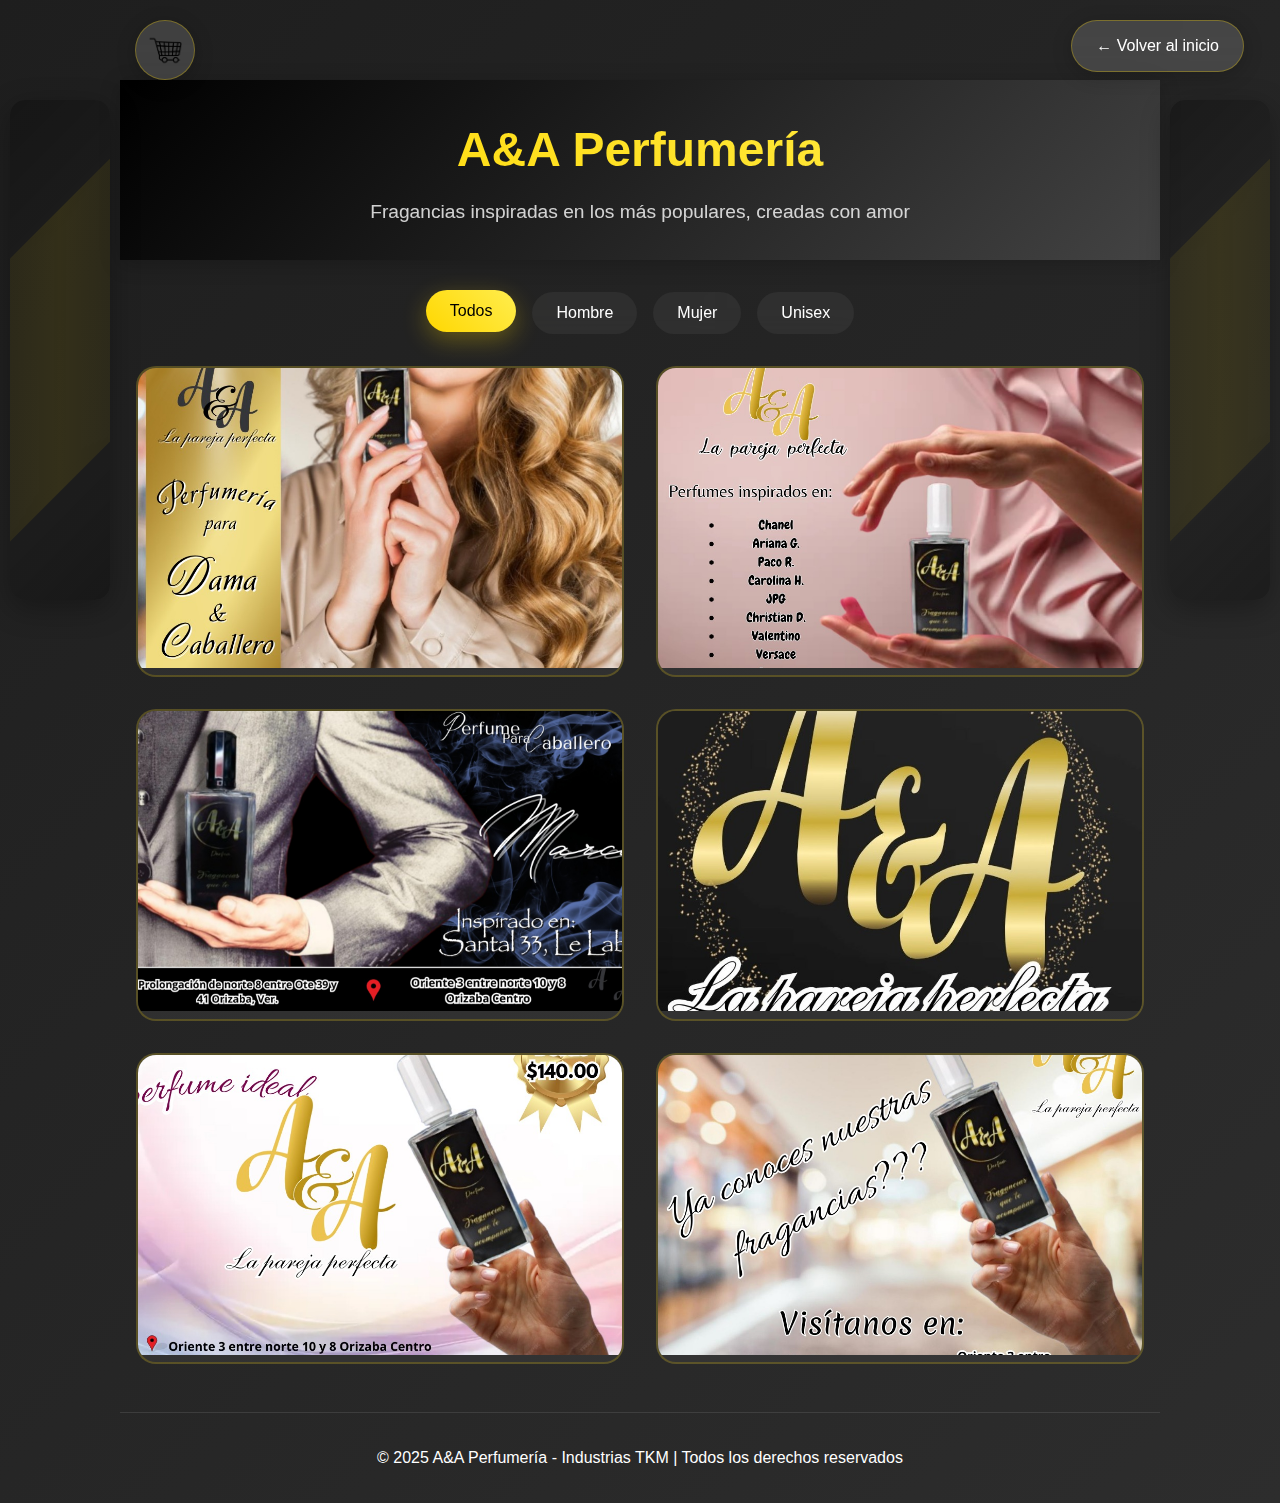
<file: A&A.html>
<!DOCTYPE html>
<html lang="es">
<head>
    <meta charset="UTF-8">
    <meta name="viewport" content="width=device-width, initial-scale=1.0, maximum-scale=5.0, user-scalable=yes">
    <meta name="theme-color" content="#ffd700">
    <meta name="apple-mobile-web-app-capable" content="yes">
    <meta name="apple-mobile-web-app-status-bar-style" content="black-translucent">
    <meta name="apple-mobile-web-app-title" content="A&A Perfumería">
    <meta name="mobile-web-app-capable" content="yes">
    <meta name="format-detection" content="telephone=no">
    
    <!-- PWA Meta Tags -->
    <meta name="description" content="A&A Perfumería - Fragancias inspiradas en los más populares, creadas con amor">
    <meta name="keywords" content="perfumes, fragancias, A&A, perfumería, hombre, mujer, unisex">
    <meta name="author" content="A&A Perfumería - Industrias TKM">
    
    <!-- Open Graph Meta Tags -->
    <meta property="og:title" content="A&A Perfumería - Catálogo">
    <meta property="og:description" content="Fragancias inspiradas en los más populares, creadas con amor">
    <meta property="og:type" content="website">
    <meta property="og:image" content="recursos/A&A/A&A.png">
    
    <!-- Preload critical resources -->
    <link rel="preload" href="css/base.css" as="style">
    <link rel="preload" href="css/responsive.css" as="style">
    <link rel="preload" href="js/config.js" as="script">
    <link rel="preload" href="js/cart-simple.js" as="script">
    <title>A&A Perfumería - Catálogo</title>
    
    <!-- CSS Modular -->
    <link rel="stylesheet" href="css/base.css">
    <link rel="stylesheet" href="css/layout.css">
    <link rel="stylesheet" href="css/components.css">
    <link rel="stylesheet" href="css/animations.css">
    <link rel="stylesheet" href="css/modal.css">
    <link rel="stylesheet" href="css/responsive.css">
    
    <style>
        /* Estilos adicionales para modales */
        .cart-modal, .product-modal {
            position: fixed;
            top: 0;
            left: 0;
            width: 100%;
            height: 100%;
            background: rgba(0, 0, 0, 0.9);
            display: flex;
            justify-content: center;
            align-items: center;
            z-index: 10000;
            opacity: 0;
            visibility: hidden;
            transition: all 0.3s ease;
            backdrop-filter: blur(10px);
        }
        
        .cart-modal.active, .product-modal.active {
            opacity: 1;
            visibility: visible;
        }
        
        .cart-modal-content, .modal-content {
            background: linear-gradient(135deg, #1e1e1e 0%, #2d2d2d 100%);
            border-radius: 25px;
            padding: 2rem;
            max-width: 600px;
            width: 90%;
            max-height: 90vh;
            overflow-y: auto;
            border: 2px solid rgba(255, 215, 0, 0.3);
            box-shadow: 0 20px 60px rgba(0,0,0,0.5);
            transform: scale(0.7);
            transition: transform 0.3s ease;
            position: relative;
        }
        
        .cart-modal.active .cart-modal-content,
        .product-modal.active .modal-content {
            transform: scale(1);
        }
        
        .modal-close, .cart-close {
            position: absolute;
            top: 15px;
            right: 20px;
            background: none;
            border: none;
            color: white;
            font-size: 2rem;
            cursor: pointer;
            transition: color 0.3s ease;
            z-index: 10001;
        }
        
        .modal-close:hover, .cart-close:hover {
            color: #ffd700;
        }
        
        .cart-header {
            display: flex;
            justify-content: space-between;
            align-items: center;
            margin-bottom: 2rem;
            border-bottom: 1px solid rgba(255, 215, 0, 0.2);
            padding-bottom: 1rem;
        }
        
        .cart-title {
            color: #ffd700;
            font-size: 1.8rem;
            font-weight: bold;
            display: flex;
            align-items: center;
            gap: 0.5rem;
        }
        
        .product-card:hover {
            transform: translateY(-15px) scale(1.02);
            box-shadow: 0 25px 50px rgba(0,0,0,0.4), 0 0 30px rgba(255,215,0,0.2);
            border-color: rgba(255,215,0,0.5);
        }
        
        .cart-counter {
            position: absolute;
            top: -5px;
            right: -5px;
            background: linear-gradient(45deg, #ff4757, #ff6b7a);
            color: white;
            border-radius: 50%;
            width: 24px;
            height: 24px;
            display: flex;
            align-items: center;
            justify-content: center;
            font-size: 0.8rem;
            font-weight: bold;
            border: 2px solid rgba(255,255,255,0.3);
            opacity: 0;
            transform: scale(0);
            transition: all 0.3s ease;
        }
        
        .cart-counter.visible {
            opacity: 1;
            transform: scale(1);
        }
        
        /* Estilos para cartelones de novedades */
        .novedades-container {
            margin: 2rem 0;
            opacity: 1;
            transition: all 0.5s ease;
        }
        
        .novedades-container.hidden {
            opacity: 0;
            transform: translateY(-20px);
            pointer-events: none;
        }
        
        .novedades-grid {
            display: grid;
            grid-template-columns: repeat(auto-fit, minmax(350px, 1fr));
            gap: 2rem;
            margin: 2rem 0;
        }
        
        .cartelon-item {
            background: rgba(255,255,255,0.05);
            border: 2px solid rgba(255,215,0,0.2);
            border-radius: 20px;
            overflow: hidden;
            transition: all 0.3s ease;
            cursor: pointer;
            position: relative;
        }
        
        .cartelon-item:hover {
            transform: translateY(-10px) scale(1.02);
            border-color: rgba(255,215,0,0.5);
            box-shadow: 0 20px 40px rgba(0,0,0,0.3), 0 0 30px rgba(255,215,0,0.2);
        }
        
        .cartelon-image {
            width: 100%;
            height: 300px;
            object-fit: cover;
            transition: transform 0.3s ease;
        }
        
        .cartelon-item:hover .cartelon-image {
            transform: scale(1.05);
        }
        
        .cartelon-overlay {
            position: absolute;
            bottom: 0;
            left: 0;
            right: 0;
            background: linear-gradient(transparent, rgba(0,0,0,0.8));
            color: white;
            padding: 1.5rem;
            transform: translateY(100%);
            transition: transform 0.3s ease;
        }
        
        .cartelon-item:hover .cartelon-overlay {
            transform: translateY(0);
        }
        
        .cartelon-title {
            font-size: 1.2rem;
            font-weight: bold;
            color: #ffd700;
            margin-bottom: 0.5rem;
        }
        
        .cartelon-description {
            font-size: 0.9rem;
            color: #ccc;
        }
        
        .novedades-btn {
            animation: pulse 2s infinite;
        }
        
        @keyframes pulse {
            0% { box-shadow: 0 0 0 0 rgba(255, 107, 122, 0.7); }
            70% { box-shadow: 0 0 0 10px rgba(255, 107, 122, 0); }
            100% { box-shadow: 0 0 0 0 rgba(255, 107, 122, 0); }
        }
        
        .product-filters {
            display: flex;
            gap: 1rem;
            justify-content: center;
            flex-wrap: wrap;
        }
        
        /* ===== RESPONSIVE MEJORADO PARA MÓVILES ===== */
        
        /* Tablets y móviles grandes (768px - 1024px) */
        @media (max-width: 1024px) {
            .main-content {
                margin: 0 !important;
            }
            
            .side-banners {
                display: none !important;
            }
            
            .header h1 {
                font-size: 2.2rem;
            }
            
            .novedades-grid {
                grid-template-columns: repeat(auto-fit, minmax(300px, 1fr));
                gap: 1.5rem;
            }
            
            .cartelon-item {
                height: 250px;
            }
            
            .cartelon-image {
                height: 250px;
            }
        }
        
        /* Móviles grandes (480px - 768px) */
        @media (max-width: 768px) {
            .container {
                padding: 0 1rem;
            }
            
            .header {
                padding: 1.5rem 0;
                margin-top: 10px;
            }
            
            .header h1 {
                font-size: 2rem;
                margin-bottom: 0.5rem;
            }
            
            .header p {
                font-size: 1rem;
            }
            
            /* Filtros móviles */
            .filters {
                margin: 1.5rem 0;
            }
            
            .novedades-btn {
                width: 100%;
                max-width: 300px;
                margin: 0 auto 1rem;
                display: block !important;
                padding: 12px 24px;
                font-size: 1rem;
            }
            
            .product-filters {
                display: grid;
                grid-template-columns: repeat(2, 1fr);
                gap: 0.8rem;
                max-width: 400px;
                margin: 0 auto;
            }
            
            .filter-btn {
                padding: 12px 16px;
                font-size: 0.9rem;
                border-radius: 20px;
            }
            
            /* Cartelones móviles */
            .novedades-grid {
                grid-template-columns: 1fr;
                gap: 1rem;
            }
            
            .cartelon-item {
                height: 200px;
                margin: 0 0.5rem;
            }
            
            .cartelon-image {
                height: 200px;
            }
            
            .cartelon-overlay {
                padding: 1rem;
            }
            
            .cartelon-title {
                font-size: 1rem;
            }
            
            .cartelon-description {
                font-size: 0.8rem;
            }
            
            /* Productos móviles */
            .products-grid {
                grid-template-columns: 1fr;
                gap: 1rem;
                margin: 1rem 0;
            }
            
            .product-card {
                margin: 0 0.5rem;
                border-radius: 15px;
            }
            
            .product-image {
                height: 200px;
            }
            
            .product-info {
                padding: 1rem;
            }
            
            .product-name {
                font-size: 1.2rem;
            }
            
            .product-price {
                font-size: 1.2rem;
            }
            
            /* Navegación móvil */
            .nav-back {
                position: static;
                display: block;
                margin: 1rem auto;
                text-align: center;
                width: fit-content;
                padding: 10px 20px;
                font-size: 0.9rem;
            }
            
            .cart-button {
                top: 15px;
                left: 15px;
                width: 50px;
                height: 50px;
            }
            
            .cart-icon {
                width: 28px;
                height: 28px;
            }
            
            .cart-counter {
                width: 20px;
                height: 20px;
                font-size: 0.7rem;
                top: -8px;
                right: -8px;
            }
            
            /* Modales móviles */
            .cart-modal-content, .modal-content {
                width: 95%;
                max-width: none;
                margin: 1rem;
                padding: 1.5rem;
                max-height: 90vh;
                border-radius: 20px;
            }
            
            .modal-close, .cart-close {
                top: 10px;
                right: 15px;
                font-size: 1.8rem;
            }
            
            .cart-header {
                margin-bottom: 1.5rem;
                padding-bottom: 1rem;
            }
            
            .cart-title {
                font-size: 1.5rem;
            }
            
            .modal-product-image {
                width: 100px;
                height: 100px;
            }
            
            .modal-product-name {
                font-size: 1.4rem;
            }
            
            .sizes-grid {
                grid-template-columns: repeat(2, 1fr);
                gap: 0.8rem;
            }
            
            .size-option {
                padding: 0.8rem;
            }
            
            .size-ml {
                font-size: 1rem;
            }
            
            .size-price {
                font-size: 1rem;
            }
            
            .extra-option {
                padding: 0.8rem;
                flex-direction: column;
                text-align: center;
                gap: 0.5rem;
            }
            
            .modal-actions, .cart-actions {
                flex-direction: column;
                gap: 0.8rem;
            }
            
            .btn-action, .btn-cart-action {
                width: 100%;
                padding: 14px 20px;
                font-size: 1rem;
            }
            
            /* Items del carrito móviles */
            .cart-item {
                margin-bottom: 1rem;
                padding: 1rem;
                border-radius: 12px;
            }
            
            .cart-item-header {
                flex-direction: column;
                gap: 0.8rem;
                align-items: flex-start;
            }
            
            .cart-item-price {
                align-self: flex-end;
                font-size: 1.2rem;
            }
            
            .cart-item-remove {
                width: 100%;
                padding: 10px;
                margin-top: 0.8rem;
                border-radius: 8px;
            }
            
            .delivery-option {
                padding: 1rem;
                border-radius: 12px;
                flex-direction: column;
                text-align: center;
                gap: 0.5rem;
            }
            
            .cart-summary {
                padding: 1rem;
                border-radius: 12px;
            }
            
            .cart-summary-row {
                margin-bottom: 0.8rem;
                font-size: 0.9rem;
            }
            
            .cart-summary-row.total {
                font-size: 1.1rem;
                padding-top: 0.8rem;
            }
        }
        
        /* Móviles pequeños (menos de 480px) */
        @media (max-width: 480px) {
            .container {
                padding: 0 0.8rem;
            }
            
            .header h1 {
                font-size: 1.8rem;
            }
            
            .header p {
                font-size: 0.9rem;
            }
            
            .product-filters {
                grid-template-columns: 1fr;
                gap: 0.6rem;
            }
            
            .filter-btn {
                padding: 10px 16px;
                font-size: 0.9rem;
            }
            
            .cartelon-item, .product-card {
                margin: 0 0.2rem;
            }
            
            .cartelon-item {
                height: 180px;
            }
            
            .cartelon-image {
                height: 180px;
            }
            
            .product-image {
                height: 180px;
            }
            
            .cart-button {
                width: 45px;
                height: 45px;
            }
            
            .cart-icon {
                width: 25px;
                height: 25px;
            }
            
            .cart-counter {
                width: 18px;
                height: 18px;
                font-size: 0.6rem;
            }
            
            .cart-modal-content, .modal-content {
                margin: 0.5rem;
                padding: 1rem;
                border-radius: 15px;
            }
            
            .sizes-grid {
                grid-template-columns: 1fr;
                gap: 0.6rem;
            }
            
            .size-option, .extra-option {
                padding: 0.6rem;
            }
        }
        
        /* Orientación horizontal en móviles */
        @media (max-height: 500px) and (orientation: landscape) {
            .header {
                padding: 1rem 0;
            }
            
            .header h1 {
                font-size: 1.5rem;
                margin-bottom: 0.2rem;
            }
            
            .header p {
                font-size: 0.8rem;
            }
            
            .filters {
                margin: 1rem 0;
            }
            
            .novedades-grid, .products-grid {
                margin: 0.5rem 0;
            }
            
            .cartelon-item {
                height: 150px;
            }
            
            .cartelon-image {
                height: 150px;
            }
            
            .product-image {
                height: 150px;
            }
            
            .cart-modal-content, .modal-content {
                max-height: 85vh;
                padding: 1rem;
            }
        }
        
        /* Estilos específicos para dispositivos móviles detectados por JavaScript */
        .mobile-device .side-banners {
            display: none !important;
        }
        
        .mobile-device .main-content {
            margin: 0 !important;
        }
        
        .mobile-device .product-card,
        .mobile-device .cartelon-item {
            transition: transform 0.2s ease, box-shadow 0.2s ease;
        }
        
        .mobile-device .product-card:active,
        .mobile-device .cartelon-item:active {
            transform: scale(0.98);
        }
        
        /* Mejoras para PWA en móviles */
        @media (display-mode: standalone) {
            .header {
                padding-top: 2rem; /* Espacio para la barra de estado */
            }
            
            .cart-button {
                top: 25px; /* Ajustar para modo standalone */
            }
        }
        
        /* Mejoras para notch en iPhone X y superiores */
        @supports (padding: max(0px)) {
            .header {
                padding-left: max(1rem, env(safe-area-inset-left));
                padding-right: max(1rem, env(safe-area-inset-right));
            }
            
            .container {
                padding-left: max(1rem, env(safe-area-inset-left));
                padding-right: max(1rem, env(safe-area-inset-right));
            }
            
            .cart-button {
                left: max(15px, env(safe-area-inset-left));
            }
            
            .nav-back {
                margin-left: max(1rem, env(safe-area-inset-left));
                margin-right: max(1rem, env(safe-area-inset-right));
            }
        }
        
        /* Mejoras para dispositivos con densidad de píxeles alta */
        @media (-webkit-min-device-pixel-ratio: 2), (min-resolution: 192dpi) {
            .product-image, .cartelon-image {
                image-rendering: -webkit-optimize-contrast;
            }
        }
        
        /* Optimizaciones para conexiones lentas */
        @media (prefers-reduced-data: reduce) {
            .banner-container::after {
                display: none; /* Desactivar efectos de brillo */
            }
            
            .product-card, .cartelon-item {
                box-shadow: none; /* Reducir efectos visuales */
            }
            
            .cart-modal, .product-modal {
                backdrop-filter: none; /* Desactivar blur */
                background: rgba(0, 0, 0, 0.95);
            }
        }
        
        /* Mejoras para pantallas táctiles */
        @media (hover: none) and (pointer: coarse) {
            .filter-btn, .btn-contact, .btn-action, .btn-cart-action {
                min-height: 44px; /* Tamaño mínimo recomendado para toques */
                -webkit-tap-highlight-color: rgba(255, 215, 0, 0.3);
            }
            
            .cart-button {
                min-width: 44px;
                min-height: 44px;
                -webkit-tap-highlight-color: rgba(255, 215, 0, 0.3);
            }
            
            .cartelon-item:hover .cartelon-overlay {
                transform: translateY(0); /* Mostrar siempre en móviles */
            }
            
            .product-card:hover {
                transform: none; /* Desactivar hover en móviles */
            }
            
            /* Feedback táctil mejorado */
            .filter-btn:active, .btn-contact:active, .btn-action:active, .btn-cart-action:active {
                transform: scale(0.95);
                transition: transform 0.1s ease;
            }
            
            .cart-button:active {
                transform: scale(0.9);
                transition: transform 0.1s ease;
            }
            
            .cartelon-item:active, .product-card:active {
                transform: scale(0.98);
                transition: transform 0.1s ease;
            }
            
            /* Mejorar selección de texto en móviles */
            .product-name, .cartelon-title {
                -webkit-user-select: none;
                -moz-user-select: none;
                -ms-user-select: none;
                user-select: none;
            }
            
            /* Optimizar scroll en móviles */
            .cart-modal-content, .modal-content {
                -webkit-overflow-scrolling: touch;
            }
        }
        
        /* Optimizaciones de rendimiento para móviles */
        @media (max-width: 768px) {
            /* Reducir complejidad visual en móviles */
            .product-card, .cartelon-item {
                will-change: transform;
                backface-visibility: hidden;
                -webkit-backface-visibility: hidden;
            }
            
            /* Optimizar animaciones para móviles */
            .cart-counter, .banner-container::after {
                will-change: transform, opacity;
            }
            
            /* Mejorar rendimiento de imágenes */
            .product-image, .cartelon-image {
                image-rendering: -webkit-optimize-contrast;
                image-rendering: crisp-edges;
            }
            
            /* Reducir blur en móviles para mejor rendimiento */
            .cart-modal, .product-modal {
                backdrop-filter: blur(5px);
            }
        }
        
        /* Mejoras de accesibilidad */
        @media (max-width: 768px) {
            /* Focus visible mejorado */
            .filter-btn:focus, .btn-contact:focus, .btn-action:focus, .btn-cart-action:focus {
                outline: 3px solid #ffd700;
                outline-offset: 2px;
            }
            
            .cart-button:focus {
                outline: 3px solid #ffd700;
                outline-offset: 2px;
                border-radius: 50%;
            }
            
            /* Mejorar contraste en móviles */
            .product-description, .cartelon-description {
                color: #d0d0d0;
            }
            
            /* Texto más legible en pantallas pequeñas */
            .product-inspired {
                color: #e0e0e0;
            }
        }
    </style>

</head>
<body>
    <!-- Cartelones Laterales -->
    <div class="side-banners left" id="leftBanner">
        <div class="banner-container">
            <!-- Las imágenes se cargarán dinámicamente -->
        </div>
    </div>
    
    <div class="side-banners right" id="rightBanner">
        <div class="banner-container">
            <!-- Las imágenes se cargarán dinámicamente -->
        </div>
    </div>

    <!-- Contenido Principal -->
    <div class="main-content">
        <a href="index.html" class="nav-back">← Volver al inicio</a>
        
        <!-- Botón del Carrito -->
        <div class="cart-button" onclick="openCartModal()">
            <img class="cart-icon" id="cartIcon" src="recursos/A&A/Material Grafico/Carrito_de_compras_Vacio.png" alt="Carrito">
            <div class="cart-counter" id="cartCounter">0</div>
        </div>
        
        <div class="header">
            <h1>A&A Perfumería</h1>
            <p>Fragancias inspiradas en los más populares, creadas con amor</p>
        </div>

        <div class="container">
        <!-- Filtros -->
        <div class="filters">
            <button class="filter-btn novedades-btn" id="novedadesBtn" onclick="showNovedades()" style="display: none; background: linear-gradient(45deg, #ff6b7a, #ff4757); margin-bottom: 1rem;">🎉 Novedades</button>
            <div class="product-filters" id="productFilters">
                <button class="filter-btn active" onclick="filterProducts('todos')">Todos</button>
                <button class="filter-btn" onclick="filterProducts('hombre')">Hombre</button>
                <button class="filter-btn" onclick="filterProducts('mujer')">Mujer</button>
                <button class="filter-btn" onclick="filterProducts('unisex')">Unisex</button>
            </div>
        </div>

        <!-- Cartelones de Novedades -->
        <div class="novedades-container" id="novedadesContainer">
            <div class="novedades-grid" id="novedadesGrid">
                <!-- Los cartelones se cargarán aquí con JavaScript -->
            </div>
        </div>

        <!-- Grid de productos -->
        <div class="products-grid" id="productsGrid" style="display: none;">
            <!-- Los productos se cargarán aquí con JavaScript -->
        </div>
    </div>

        <div class="footer">
            <p>© 2025 A&A Perfumería - Industrias TKM | Todos los derechos reservados</p>
        </div>
    </div> <!-- Cierre de main-content -->

    <!-- JavaScript Simplificado -->
    <script src="js/config.js"></script>
    <script src="js/cart-simple.js"></script>
    <script>
        // Datos de los cartelones
        const cartelones = [
            {
                imagen: 'recursos/A&A/Material Grafico/CartelonDamayCabellero.jpg',
                titulo: 'Fragancias para Dama y Caballero',
                descripcion: 'Descubre nuestra exclusiva colección de perfumes inspirados en las fragancias más populares del mundo.'
            },
            {
                imagen: 'recursos/A&A/Material Grafico/CartelonDePerdumesInspirados.jpg',
                titulo: 'Perfumes Inspirados',
                descripcion: 'Calidad premium a precios accesibles. Cada fragancia es cuidadosamente elaborada para ofrecerte la mejor experiencia.'
            },
            {
                imagen: 'recursos/A&A/Material Grafico/CartelonMarcoPerfume.jpg',
                titulo: 'Marco de Perfume',
                descripcion: 'Presentación elegante y sofisticada para cada uno de nuestros productos exclusivos.'
            },
            {
                imagen: 'recursos/A&A/Material Grafico/ParonamaDeLogoConRedesSociales.jpg',
                titulo: 'Síguenos en Redes Sociales',
                descripcion: 'Mantente al día con nuestras últimas novedades, promociones y lanzamientos exclusivos.'
            },
            {
                imagen: 'recursos/A&A/Material Grafico/VistaProductoConContactos.jpg',
                titulo: 'Contacto y Atención',
                descripción: 'Estamos aquí para ayudarte. Contáctanos por WhatsApp para asesoría personalizada.'
            },
            {
                imagen: 'recursos/A&A/Material Grafico/CartelonDeUbicacionVariante1.jpg',
                titulo: 'Ubicación y Entrega',
                descripcion: 'Encuentra nuestros puntos de venta o solicita entrega a domicilio en toda la ciudad.'
            }
        ];

        // Función para mostrar cartelones de novedades
        function showNovedades() {
            const novedadesContainer = document.getElementById('novedadesContainer');
            const productsGrid = document.getElementById('productsGrid');
            const novedadesBtn = document.getElementById('novedadesBtn');
            const productFilters = document.getElementById('productFilters');
            
            // Mostrar cartelones y ocultar productos
            novedadesContainer.style.display = 'block';
            productsGrid.style.display = 'none';
            novedadesBtn.style.display = 'none';
            productFilters.style.display = 'flex';
            
            // Resetear botones activos
            document.querySelectorAll('.filter-btn').forEach(btn => btn.classList.remove('active'));
            
            console.log('Mostrando cartelones de novedades');
        }

        // Función simple para filtrar productos
        function filterProducts(categoria) {
            const grid = document.getElementById('productsGrid');
            const novedadesContainer = document.getElementById('novedadesContainer');
            const novedadesBtn = document.getElementById('novedadesBtn');
            const productFilters = document.getElementById('productFilters');
            
            let productos = PRODUCTOS;
            
            if (categoria !== 'todos') {
                productos = PRODUCTOS.filter(p => p.categoria === categoria);
            }
            
            // Ocultar cartelones y mostrar productos
            novedadesContainer.style.display = 'none';
            grid.style.display = 'grid';
            novedadesBtn.style.display = 'block';
            
            // Actualizar botones activos
            document.querySelectorAll('.product-filters .filter-btn').forEach(btn => btn.classList.remove('active'));
            event.target.classList.add('active');
            
            // Renderizar productos
            grid.innerHTML = productos.map(producto => `
                <div class="product-card" style="background: rgba(255,255,255,0.05); border: 1px solid rgba(255,255,255,0.1); border-radius: 20px; overflow: hidden; transition: all 0.3s ease; opacity: 1; transform: translateY(0);">
                    <div class="product-image" style="width: 100%; height: 250px; background: linear-gradient(45deg, #333, #555); display: flex; align-items: center; justify-content: center; position: relative; overflow: hidden;">
                        <img src="${producto.imagen}" alt="${producto.nombre}" style="width: 100%; height: 100%; object-fit: cover;" onload="this.style.opacity='1'" onerror="this.style.display='none'" style="opacity: 0; transition: opacity 0.5s ease;">
                    </div>
                    <div class="product-info" style="padding: 1.5rem;">
                        <div class="product-category" style="display: inline-block; background: rgba(255,215,0,0.2); color: #ffd700; padding: 4px 12px; border-radius: 15px; font-size: 0.8rem; margin-bottom: 1rem;">${producto.categoria.toUpperCase()}</div>
                        <div class="product-name" style="font-size: 1.3rem; font-weight: bold; margin-bottom: 0.5rem; color: #ffd700;">${producto.nombre}</div>
                        <div class="product-inspired" style="font-size: 0.9rem; color: #ccc; margin-bottom: 0.5rem; font-style: italic;">${producto.inspirado}</div>
                        <div class="product-description" style="font-size: 0.95rem; color: #bbb; margin-bottom: 1rem; line-height: 1.4;">${producto.descripcion}</div>
                        <div class="product-price" style="font-size: 1.4rem; font-weight: bold; color: #ffd700; margin-bottom: 1rem;">${producto.precio}</div>
                        <button class="btn-contact" onclick="openProductModal('${producto.nombre}')" style="width: 100%; background: linear-gradient(45deg, #ffd700, #ffed4e); color: #000; border: none; padding: 12px; border-radius: 25px; font-weight: bold; cursor: pointer; transition: all 0.3s ease;">
                            Ver detalles y precios
                        </button>
                    </div>
                </div>
            `).join('');
            
            console.log(`Mostrando ${productos.length} productos de categoría: ${categoria}`);
        }
        
        // Función para renderizar cartelones
        function renderCartelones() {
            const novedadesGrid = document.getElementById('novedadesGrid');
            
            novedadesGrid.innerHTML = cartelones.map(cartelon => `
                <div class="cartelon-item">
                    <img src="${cartelon.imagen}" alt="${cartelon.titulo}" class="cartelon-image" onload="this.style.opacity='1'" style="opacity: 0; transition: opacity 0.5s ease;">
                    <div class="cartelon-overlay">
                        <div class="cartelon-title">${cartelon.titulo}</div>
                        <div class="cartelon-description">${cartelon.descripcion}</div>
                    </div>
                </div>
            `).join('');
        }
        
        // Función para inicializar cartelones laterales
        function initializeSideBanners() {
            const cartelonesList = [
                'recursos/A&A/Material Grafico/CartelonDamayCabellero.jpg',
                'recursos/A&A/Material Grafico/CartelonDePerdumesInspirados.jpg',
                'recursos/A&A/Material Grafico/CartelonMarcoPerfume.jpg',
                'recursos/A&A/Material Grafico/ParonamaDeLogoConRedesSociales.jpg',
                'recursos/A&A/Material Grafico/VistaProductoConContactos.jpg',
                'recursos/A&A/Material Grafico/CartelonDeUbicacionVariante1.jpg',
                'recursos/A&A/Material Grafico/CartelonDeUbicacionVriante2.jpg',
                'recursos/A&A/Material Grafico/CartelonDeUbicacionVriante3.jpg'
            ];
            
            const leftContainer = document.querySelector('#leftBanner .banner-container');
            const rightContainer = document.querySelector('#rightBanner .banner-container');
            
            if (!leftContainer || !rightContainer) {
                console.warn('Contenedores de banner no encontrados');
                return;
            }
            
            let currentLeftIndex = 0;
            let currentRightIndex = 1;
            
            // Función para crear imagen de banner
            function createBannerImage(src, isActive = false) {
                const img = document.createElement('img');
                img.src = src;
                img.className = `banner-image ${isActive ? 'active' : ''}`;
                img.alt = 'Cartelón A&A Perfumería';
                img.style.cssText = `
                    position: absolute;
                    top: 0;
                    left: 0;
                    width: 100%;
                    height: 100%;
                    object-fit: cover;
                    border-radius: 15px;
                    opacity: ${isActive ? '1' : '0'};
                    transition: opacity 0.5s ease;
                `;
                
                img.onload = function() {
                    console.log('Banner cargado:', src);
                };
                
                img.onerror = function() {
                    console.error('Error cargando banner:', src);
                    this.style.background = 'linear-gradient(45deg, #333, #555)';
                    this.style.display = 'flex';
                    this.style.alignItems = 'center';
                    this.style.justifyContent = 'center';
                    this.style.color = '#888';
                    this.textContent = 'A&A';
                };
                
                return img;
            }
            
            // Agregar todas las imágenes a ambos contenedores
            cartelonesList.forEach((cartelon, index) => {
                // Cartelón izquierdo
                const leftImg = createBannerImage(cartelon, index === currentLeftIndex);
                leftContainer.appendChild(leftImg);
                
                // Cartelón derecho
                const rightImg = createBannerImage(cartelon, index === currentRightIndex);
                rightContainer.appendChild(rightImg);
            });
            
            // Función para cambiar cartelones
            function rotateBanners() {
                // Ocultar cartelones actuales
                const leftImages = leftContainer.querySelectorAll('.banner-image');
                const rightImages = rightContainer.querySelectorAll('.banner-image');
                
                leftImages[currentLeftIndex].style.opacity = '0';
                rightImages[currentRightIndex].style.opacity = '0';
                
                // Actualizar índices
                currentLeftIndex = (currentLeftIndex + 1) % cartelonesList.length;
                currentRightIndex = (currentRightIndex + 1) % cartelonesList.length;
                
                // Mostrar nuevos cartelones
                setTimeout(() => {
                    leftImages[currentLeftIndex].style.opacity = '1';
                    rightImages[currentRightIndex].style.opacity = '1';
                }, 500);
            }
            
            // Iniciar rotación automática cada 8 segundos
            const rotationInterval = setInterval(rotateBanners, 8000);
            
            // Pausar rotación al hacer hover
            [leftContainer, rightContainer].forEach(container => {
                container.addEventListener('mouseenter', () => {
                    clearInterval(rotationInterval);
                });
                
                container.addEventListener('mouseleave', () => {
                    setInterval(rotateBanners, 8000);
                });
            });
            
            console.log('Cartelones laterales inicializados');
        }
        
        // ===== OPTIMIZACIONES MÓVILES =====
        
        // Detectar si es dispositivo móvil
        function isMobileDevice() {
            return /Android|webOS|iPhone|iPad|iPod|BlackBerry|IEMobile|Opera Mini/i.test(navigator.userAgent) || 
                   window.innerWidth <= 768;
        }
        
        // Optimizar imágenes para móviles
        function optimizeImagesForMobile() {
            if (!isMobileDevice()) return;
            
            const images = document.querySelectorAll('img');
            images.forEach(img => {
                // Lazy loading nativo
                img.loading = 'lazy';
                
                // Reducir calidad en móviles si es necesario
                img.addEventListener('load', function() {
                    if (this.naturalWidth > 800) {
                        this.style.imageRendering = 'auto';
                    }
                });
            });
        }
        
        // Mejorar rendimiento de scroll en móviles
        function optimizeScrollPerformance() {
            if (!isMobileDevice()) return;
            
            let ticking = false;
            
            function updateScrollElements() {
                // Aquí puedes agregar lógica para optimizar elementos durante el scroll
                ticking = false;
            }
            
            window.addEventListener('scroll', function() {
                if (!ticking) {
                    requestAnimationFrame(updateScrollElements);
                    ticking = true;
                }
            }, { passive: true });
        }
        
        // Mejorar gestos táctiles
        function enhanceTouchInteractions() {
            if (!isMobileDevice()) return;
            
            // Prevenir zoom accidental en inputs
            const inputs = document.querySelectorAll('input, select, textarea');
            inputs.forEach(input => {
                input.addEventListener('focus', function() {
                    document.querySelector('meta[name=viewport]').setAttribute(
                        'content', 
                        'width=device-width, initial-scale=1.0, maximum-scale=1.0, user-scalable=no'
                    );
                });
                
                input.addEventListener('blur', function() {
                    document.querySelector('meta[name=viewport]').setAttribute(
                        'content', 
                        'width=device-width, initial-scale=1.0, maximum-scale=5.0, user-scalable=yes'
                    );
                });
            });
            
            // Mejorar feedback táctil para botones
            const touchElements = document.querySelectorAll('.filter-btn, .btn-contact, .btn-action, .btn-cart-action, .cart-button');
            touchElements.forEach(element => {
                element.addEventListener('touchstart', function() {
                    this.style.transform = 'scale(0.95)';
                }, { passive: true });
                
                element.addEventListener('touchend', function() {
                    setTimeout(() => {
                        this.style.transform = '';
                    }, 150);
                }, { passive: true });
            });
        }
        
        // Optimizar modales para móviles
        function optimizeModalsForMobile() {
            if (!isMobileDevice()) return;
            
            // Prevenir scroll del body cuando modal está abierto
            const originalOpenCartModal = window.openCartModal;
            const originalOpenProductModal = window.openProductModal;
            
            window.openCartModal = function() {
                originalOpenCartModal.apply(this, arguments);
                document.body.style.position = 'fixed';
                document.body.style.top = `-${window.scrollY}px`;
                document.body.style.width = '100%';
            };
            
            window.openProductModal = function() {
                originalOpenProductModal.apply(this, arguments);
                document.body.style.position = 'fixed';
                document.body.style.top = `-${window.scrollY}px`;
                document.body.style.width = '100%';
            };
            
            // Restaurar scroll al cerrar modales
            const originalCloseCartModal = window.closeCartModal;
            const originalCloseProductModal = window.closeProductModal;
            
            window.closeCartModal = function() {
                const scrollY = document.body.style.top;
                document.body.style.position = '';
                document.body.style.top = '';
                document.body.style.width = '';
                window.scrollTo(0, parseInt(scrollY || '0') * -1);
                originalCloseCartModal.apply(this, arguments);
            };
            
            window.closeProductModal = function() {
                const scrollY = document.body.style.top;
                document.body.style.position = '';
                document.body.style.top = '';
                document.body.style.width = '';
                window.scrollTo(0, parseInt(scrollY || '0') * -1);
                originalCloseProductModal.apply(this, arguments);
            };
        }
        
        // Inicializar página
        document.addEventListener('DOMContentLoaded', function() {
            // Renderizar cartelones centrales primero
            renderCartelones();
            
            // Inicializar cartelones laterales (solo en desktop)
            if (!isMobileDevice()) {
                setTimeout(() => {
                    initializeSideBanners();
                }, 1000);
            }
            
            // Aplicar optimizaciones móviles
            if (isMobileDevice()) {
                console.log('📱 Dispositivo móvil detectado - Aplicando optimizaciones...');
                optimizeImagesForMobile();
                optimizeScrollPerformance();
                enhanceTouchInteractions();
                optimizeModalsForMobile();
                
                // Agregar clase CSS para móviles
                document.body.classList.add('mobile-device');
                
                // Ocultar cartelones laterales en móviles
                const sideBanners = document.querySelectorAll('.side-banners');
                sideBanners.forEach(banner => {
                    banner.style.display = 'none';
                });
                
                // Ajustar márgenes del contenido principal
                const mainContent = document.querySelector('.main-content');
                if (mainContent) {
                    mainContent.style.margin = '0';
                }
            }
            
            // Los cartelones se muestran por defecto, productos ocultos
            console.log('Página inicializada con cartelones de novedades');
        });
        
        // ===== SISTEMA DE AUSENCIA / SCREENSAVER =====
        let inactivityTimer;
        let isScreensaverActive = false;
        let screensaverInterval;
        let lastActivity = Date.now();
        const INACTIVITY_TIMEOUT = 60000; // 1 minuto en milisegundos
        
        // Función para activar el modo screensaver
        function activateScreensaver() {
            if (isScreensaverActive) return;
            
            isScreensaverActive = true;
            console.log('🌙 Activando modo screensaver...');
            
            // Crear overlay de screensaver
            const screensaverOverlay = document.createElement('div');
            screensaverOverlay.id = 'screensaverOverlay';
            screensaverOverlay.style.cssText = `
                position: fixed;
                top: 0;
                left: 0;
                width: 100%;
                height: 100%;
                background: rgba(0, 0, 0, 0.8);
                z-index: 9999;
                display: flex;
                flex-direction: column;
                justify-content: center;
                align-items: center;
                opacity: 0;
                transition: opacity 1s ease;
                backdrop-filter: blur(5px);
            `;
            
            screensaverOverlay.innerHTML = `
                <div style="text-align: center; color: white; margin-bottom: 2rem;">
                    <h1 style="color: #ffd700; font-size: 3rem; margin-bottom: 1rem; text-shadow: 0 0 20px rgba(255,215,0,0.5);">A&A Perfumería</h1>
                    <p style="font-size: 1.2rem; opacity: 0.8;">Fragancias inspiradas en los más populares</p>
                    <p style="font-size: 1rem; opacity: 0.6; margin-top: 1rem;">Haz clic en cualquier lugar para continuar</p>
                </div>
                <div id="screensaverCarousel" style="width: 80%; max-width: 1200px; height: 400px; position: relative; overflow: hidden; border-radius: 20px; box-shadow: 0 20px 60px rgba(0,0,0,0.5);">
                    <!-- El carrusel se generará aquí -->
                </div>
            `;
            
            document.body.appendChild(screensaverOverlay);
            
            // Mostrar overlay con animación
            setTimeout(() => {
                screensaverOverlay.style.opacity = '1';
            }, 100);
            
            // Inicializar carrusel de screensaver
            initializeScreensaverCarousel();
            
            // Agregar evento para desactivar screensaver
            screensaverOverlay.addEventListener('click', deactivateScreensaver);
            document.addEventListener('keydown', deactivateScreensaver);
        }
        
        // Función para desactivar el modo screensaver
        function deactivateScreensaver() {
            if (!isScreensaverActive) return;
            
            isScreensaverActive = false;
            console.log('☀️ Desactivando modo screensaver...');
            
            const overlay = document.getElementById('screensaverOverlay');
            if (overlay) {
                overlay.style.opacity = '0';
                setTimeout(() => {
                    overlay.remove();
                }, 1000);
            }
            
            // Limpiar intervalo del carrusel
            if (screensaverInterval) {
                clearInterval(screensaverInterval);
                screensaverInterval = null;
            }
            
            // Remover eventos
            document.removeEventListener('keydown', deactivateScreensaver);
            
            // Reiniciar timer de inactividad
            resetInactivityTimer();
        }
        
        // Función para inicializar el carrusel del screensaver
        function initializeScreensaverCarousel() {
            const carousel = document.getElementById('screensaverCarousel');
            if (!carousel) return;
            
            // Combinar todos los productos y cartelones para el carrusel
            const allItems = [
                // Cartelones
                ...cartelones.map(cartelon => ({
                    type: 'cartelon',
                    imagen: cartelon.imagen,
                    titulo: cartelon.titulo,
                    descripcion: cartelon.descripcion
                })),
                // Productos (si están disponibles)
                ...(typeof PRODUCTOS !== 'undefined' ? PRODUCTOS.map(producto => ({
                    type: 'producto',
                    imagen: producto.imagen,
                    titulo: producto.nombre,
                    descripcion: producto.inspirado
                })) : [])
            ];
            
            let currentIndex = 0;
            
            // Crear contenedor del carrusel
            carousel.innerHTML = `
                <div id="carouselTrack" style="display: flex; width: ${allItems.length * 100}%; height: 100%; transition: transform 0.8s ease;">
                    ${allItems.map((item, index) => `
                        <div class="carousel-slide" style="width: ${100 / allItems.length}%; height: 100%; position: relative; flex-shrink: 0;">
                            <img src="${item.imagen}" alt="${item.titulo}" style="width: 100%; height: 100%; object-fit: cover;" onerror="this.style.background='linear-gradient(45deg, #333, #555)'; this.style.display='flex'; this.style.alignItems='center'; this.style.justifyContent='center'; this.style.color='#888'; this.textContent='A&A';">
                            <div style="position: absolute; bottom: 0; left: 0; right: 0; background: linear-gradient(transparent, rgba(0,0,0,0.8)); color: white; padding: 2rem; text-align: center;">
                                <h3 style="color: #ffd700; font-size: 1.5rem; margin-bottom: 0.5rem;">${item.titulo}</h3>
                                <p style="opacity: 0.8; font-size: 1rem;">${item.descripcion}</p>
                                <div style="margin-top: 1rem; padding: 0.5rem 1rem; background: rgba(255,215,0,0.2); border-radius: 20px; display: inline-block; font-size: 0.9rem; color: #ffd700;">
                                    ${item.type === 'producto' ? '🧴 Perfume' : '🎨 Promoción'}
                                </div>
                            </div>
                        </div>
                    `).join('')}
                </div>
                
                <!-- Indicadores -->
                <div style="position: absolute; bottom: 20px; left: 50%; transform: translateX(-50%); display: flex; gap: 10px;">
                    ${allItems.map((_, index) => `
                        <div class="carousel-indicator" data-index="${index}" style="width: 12px; height: 12px; border-radius: 50%; background: ${index === 0 ? '#ffd700' : 'rgba(255,255,255,0.3)'}; cursor: pointer; transition: all 0.3s ease;"></div>
                    `).join('')}
                </div>
            `;
            
            const track = document.getElementById('carouselTrack');
            const indicators = carousel.querySelectorAll('.carousel-indicator');
            
            // Función para mover el carrusel
            function moveCarousel() {
                currentIndex = (currentIndex + 1) % allItems.length;
                const translateX = -(currentIndex * (100 / allItems.length));
                track.style.transform = `translateX(${translateX}%)`;
                
                // Actualizar indicadores
                indicators.forEach((indicator, index) => {
                    indicator.style.background = index === currentIndex ? '#ffd700' : 'rgba(255,255,255,0.3)';
                });
            }
            
            // Agregar eventos a los indicadores
            indicators.forEach((indicator, index) => {
                indicator.addEventListener('click', (e) => {
                    e.stopPropagation(); // Evitar que se cierre el screensaver
                    currentIndex = index;
                    const translateX = -(currentIndex * (100 / allItems.length));
                    track.style.transform = `translateX(${translateX}%)`;
                    
                    // Actualizar indicadores
                    indicators.forEach((ind, i) => {
                        ind.style.background = i === currentIndex ? '#ffd700' : 'rgba(255,255,255,0.3)';
                    });
                });
            });
            
            // Iniciar carrusel automático cada 4 segundos
            screensaverInterval = setInterval(moveCarousel, 4000);
            
            console.log(`🎠 Carrusel iniciado con ${allItems.length} elementos`);
        }
        
        // Función para reiniciar el timer de inactividad
        function resetInactivityTimer() {
            lastActivity = Date.now();
            
            if (inactivityTimer) {
                clearTimeout(inactivityTimer);
            }
            
            if (!isScreensaverActive) {
                inactivityTimer = setTimeout(activateScreensaver, INACTIVITY_TIMEOUT);
            }
        }
        
        // Eventos para detectar actividad del usuario
        const activityEvents = ['mousedown', 'mousemove', 'keypress', 'scroll', 'touchstart', 'click'];
        
        activityEvents.forEach(event => {
            document.addEventListener(event, resetInactivityTimer, true);
        });
        
        // Inicializar timer de inactividad
        resetInactivityTimer();
        
        console.log('🕐 Sistema de ausencia inicializado (1 minuto de inactividad)');
    </script>
</body>
</html>
</file>
<file: modules/A&A/css/mobile-critical.css>
/* ========== A&A MÓVIL - CSS CRÍTICO ========== */

/* Variables móviles optimizadas */
:root {
    --aa-primary: #ffd700;
    --aa-secondary: #ff6b35;
    --aa-dark: #0a0a0a;
    --aa-gradient: linear-gradient(135deg, #1a1a1a, #2d2d2d);
    --aa-text-light: #ffffff;
    --aa-text-muted: rgba(255, 255, 255, 0.8);
    
    /* Espaciado móvil */
    --mobile-padding: 16px;
    --mobile-gap: 12px;
    --mobile-gap-lg: 20px;
    --mobile-border-radius: 12px;
    
    /* Tamaños táctiles */
    --touch-target: 44px;
    --touch-target-lg: 56px;
    
    /* Tipografía móvil */
    --mobile-font-xs: 0.75rem;
    --mobile-font-sm: 0.875rem;
    --mobile-font-base: 1rem;
    --mobile-font-lg: 1.125rem;
    --mobile-font-xl: 1.25rem;
    --mobile-font-2xl: 1.5rem;
    --mobile-font-3xl: 2rem;
    
    /* Sombras optimizadas */
    --mobile-shadow: 0 4px 12px rgba(0, 0, 0, 0.3);
    --mobile-shadow-lg: 0 8px 24px rgba(0, 0, 0, 0.4);
    
    /* Transiciones optimizadas para móvil */
    --mobile-transition: all 0.2s ease;
    --mobile-transition-slow: all 0.3s ease;
}

/* Reset optimizado para móviles */
* {
    margin: 0;
    padding: 0;
    box-sizing: border-box;
    -webkit-tap-highlight-color: rgba(255, 215, 0, 0.2);
}

body {
    background: var(--aa-gradient);
    font-family: -apple-system, BlinkMacSystemFont, 'Segoe UI', Roboto, 'Helvetica Neue', Arial, sans-serif;
    color: var(--aa-text-light);
    line-height: 1.6;
    overflow-x: hidden;
    -webkit-font-smoothing: antialiased;
    -moz-osx-font-smoothing: grayscale;
    scroll-behavior: smooth;
}

/* Header móvil optimizado */
.mobile-header {
    position: sticky;
    top: 0;
    z-index: 1000;
    background: rgba(10, 10, 10, 0.95);
    backdrop-filter: blur(15px);
    -webkit-backdrop-filter: blur(15px);
    padding: var(--mobile-padding);
    border-bottom: 1px solid rgba(255, 215, 0, 0.2);
    display: flex;
    align-items: center;
    justify-content: space-between;
    min-height: 60px;
}

.mobile-title {
    font-size: var(--mobile-font-xl);
    font-weight: bold;
    color: var(--aa-primary);
    text-shadow: 1px 1px 2px rgba(0, 0, 0, 0.5);
}

.mobile-subtitle {
    font-size: var(--mobile-font-sm);
    color: var(--aa-text-muted);
    margin-top: 2px;
}

/* Navegación móvil */
.mobile-nav {
    display: flex;
    align-items: center;
    gap: var(--mobile-gap);
}

.nav-back {
    display: flex;
    align-items: center;
    justify-content: center;
    width: var(--touch-target);
    height: var(--touch-target);
    background: rgba(255, 215, 0, 0.1);
    border: 1px solid var(--aa-primary);
    border-radius: 50%;
    color: var(--aa-primary);
    text-decoration: none;
    transition: var(--mobile-transition);
    font-size: var(--mobile-font-lg);
}

.nav-back:hover,
.nav-back:active {
    background: var(--aa-primary);
    color: var(--aa-dark);
    transform: scale(0.95);
}

/* Carrito móvil */
.cart-button {
    position: relative;
    display: flex;
    align-items: center;
    justify-content: center;
    width: var(--touch-target);
    height: var(--touch-target);
    background: rgba(255, 215, 0, 0.1);
    border: 1px solid var(--aa-primary);
    border-radius: 50%;
    color: var(--aa-primary);
    cursor: pointer;
    transition: var(--mobile-transition);
}

.cart-button:hover,
.cart-button:active {
    background: var(--aa-primary);
    color: var(--aa-dark);
    transform: scale(0.95);
}

.cart-icon {
    width: 24px;
    height: 24px;
}

.cart-counter {
    position: absolute;
    top: -8px;
    right: -8px;
    background: var(--aa-secondary);
    color: white;
    border-radius: 50%;
    width: 20px;
    height: 20px;
    display: flex;
    align-items: center;
    justify-content: center;
    font-size: var(--mobile-font-xs);
    font-weight: bold;
    min-width: 20px;
}

/* Contenedor principal móvil */
.mobile-container {
    padding: var(--mobile-padding);
    max-width: 100%;
    margin: 0 auto;
}

/* Filtros móviles */
.mobile-filters {
    display: flex;
    gap: var(--mobile-gap);
    padding: var(--mobile-padding) 0;
    overflow-x: auto;
    -webkit-overflow-scrolling: touch;
    scrollbar-width: none;
    -ms-overflow-style: none;
}

.mobile-filters::-webkit-scrollbar {
    display: none;
}

.filter-btn {
    flex-shrink: 0;
    background: rgba(255, 215, 0, 0.1);
    border: 1px solid var(--aa-primary);
    color: var(--aa-primary);
    padding: 12px 20px;
    border-radius: 25px;
    cursor: pointer;
    transition: var(--mobile-transition);
    font-weight: 600;
    font-size: var(--mobile-font-sm);
    text-transform: uppercase;
    letter-spacing: 0.5px;
    min-height: var(--touch-target);
    display: flex;
    align-items: center;
    white-space: nowrap;
}

.filter-btn:hover,
.filter-btn.active {
    background: var(--aa-primary);
    color: var(--aa-dark);
    transform: translateY(-2px);
    box-shadow: var(--mobile-shadow);
}

/* Grid de productos móvil */
.mobile-products-grid {
    display: grid;
    grid-template-columns: 1fr;
    gap: var(--mobile-gap-lg);
    margin-top: var(--mobile-gap-lg);
}

/* Tarjeta de producto móvil */
.mobile-product-card {
    background: rgba(255, 255, 255, 0.05);
    border: 1px solid rgba(255, 255, 255, 0.1);
    border-radius: var(--mobile-border-radius);
    overflow: hidden;
    transition: var(--mobile-transition-slow);
    backdrop-filter: blur(10px);
    -webkit-backdrop-filter: blur(10px);
}

.mobile-product-card:active {
    transform: scale(0.98);
    box-shadow: var(--mobile-shadow-lg);
}

.mobile-product-image {
    width: 100%;
    height: 200px;
    background: linear-gradient(45deg, #333, #555);
    display: flex;
    align-items: center;
    justify-content: center;
    position: relative;
    overflow: hidden;
}

.mobile-product-image img {
    width: 100%;
    height: 100%;
    object-fit: cover;
    transition: var(--mobile-transition-slow);
}

.mobile-product-info {
    padding: var(--mobile-padding);
}

.mobile-product-name {
    font-size: var(--mobile-font-lg);
    font-weight: bold;
    color: var(--aa-primary);
    margin-bottom: 8px;
    line-height: 1.3;
}

.mobile-product-description {
    color: var(--aa-text-muted);
    font-size: var(--mobile-font-sm);
    margin-bottom: 12px;
    line-height: 1.4;
}

.mobile-product-price {
    font-size: var(--mobile-font-xl);
    font-weight: bold;
    color: var(--aa-text-light);
    margin-bottom: 16px;
}

/* Acciones de producto móvil */
.mobile-product-actions {
    display: flex;
    flex-direction: column;
    gap: var(--mobile-gap);
}

.mobile-btn {
    padding: 14px 20px;
    border: none;
    border-radius: 25px;
    cursor: pointer;
    font-weight: bold;
    text-transform: uppercase;
    letter-spacing: 0.5px;
    transition: var(--mobile-transition);
    font-size: var(--mobile-font-sm);
    min-height: var(--touch-target);
    display: flex;
    align-items: center;
    justify-content: center;
    gap: 8px;
}

.mobile-btn-primary {
    background: var(--aa-primary);
    color: var(--aa-dark);
}

.mobile-btn-primary:active {
    background: #ffed4e;
    transform: scale(0.95);
}

.mobile-btn-secondary {
    background: transparent;
    color: var(--aa-primary);
    border: 2px solid var(--aa-primary);
}

.mobile-btn-secondary:active {
    background: var(--aa-primary);
    color: var(--aa-dark);
    transform: scale(0.95);
}

/* Estados de carga móvil */
.mobile-loading {
    display: flex;
    flex-direction: column;
    align-items: center;
    justify-content: center;
    padding: 40px var(--mobile-padding);
    color: var(--aa-primary);
}

.mobile-loading-spinner {
    width: 40px;
    height: 40px;
    border: 4px solid rgba(255, 215, 0, 0.3);
    border-top: 4px solid var(--aa-primary);
    border-radius: 50%;
    animation: spin 1s linear infinite;
    margin-bottom: 16px;
}

@keyframes spin {
    0% { transform: rotate(0deg); }
    100% { transform: rotate(360deg); }
}

/* Optimizaciones para pantallas pequeñas */
@media (max-width: 360px) {
    :root {
        --mobile-padding: 12px;
        --mobile-gap: 8px;
        --mobile-gap-lg: 16px;
    }
    
    .mobile-product-image {
        height: 180px;
    }
    
    .mobile-title {
        font-size: var(--mobile-font-lg);
    }
}

/* Optimizaciones para pantallas medianas */
@media (min-width: 480px) {
    .mobile-products-grid {
        grid-template-columns: repeat(2, 1fr);
        gap: var(--mobile-gap-lg);
    }
    
    .mobile-product-image {
        height: 220px;
    }
}

/* Optimizaciones para tablets pequeñas */
@media (min-width: 768px) {
    .mobile-products-grid {
        grid-template-columns: repeat(3, 1fr);
    }
    
    .mobile-container {
        max-width: 1200px;
        padding: var(--mobile-gap-lg);
    }
}

/* ========== COMPONENTES ADICIONALES MÓVILES ========== */

/* Sección de novedades móvil */
.mobile-novedades {
    padding: var(--mobile-gap-lg) 0;
}

.section-title {
    text-align: center;
    font-size: var(--mobile-font-2xl);
    color: var(--aa-primary);
    margin-bottom: var(--mobile-gap-lg);
    font-weight: bold;
}

.mobile-novedades-grid {
    display: grid;
    grid-template-columns: 1fr;
    gap: var(--mobile-gap-lg);
}

.mobile-novedad-card {
    background: rgba(255, 255, 255, 0.05);
    border: 1px solid rgba(255, 255, 255, 0.1);
    border-radius: var(--mobile-border-radius);
    overflow: hidden;
    transition: var(--mobile-transition-slow);
}

.mobile-novedad-card:active {
    transform: scale(0.98);
    box-shadow: var(--mobile-shadow-lg);
}

.mobile-novedad-image {
    width: 100%;
    height: 200px;
    overflow: hidden;
}

.mobile-novedad-image img {
    width: 100%;
    height: 100%;
    object-fit: cover;
    transition: var(--mobile-transition-slow);
}

.mobile-novedad-info {
    padding: var(--mobile-padding);
}

.mobile-novedad-title {
    font-size: var(--mobile-font-lg);
    font-weight: bold;
    color: var(--aa-primary);
    margin-bottom: 8px;
}

.mobile-novedad-description {
    color: var(--aa-text-muted);
    font-size: var(--mobile-font-sm);
    line-height: 1.4;
}

/* Categoría de producto */
.mobile-product-category {
    position: absolute;
    top: 12px;
    right: 12px;
    background: var(--aa-primary);
    color: var(--aa-dark);
    padding: 4px 12px;
    border-radius: 15px;
    font-size: var(--mobile-font-xs);
    font-weight: bold;
    text-transform: uppercase;
    letter-spacing: 0.5px;
}

/* Estados vacío y carga */
.mobile-empty {
    display: flex;
    flex-direction: column;
    align-items: center;
    justify-content: center;
    padding: 60px var(--mobile-padding);
    text-align: center;
    color: var(--aa-text-muted);
}

.mobile-empty-icon {
    font-size: 4rem;
    margin-bottom: var(--mobile-gap);
    opacity: 0.5;
}

.mobile-empty h3 {
    font-size: var(--mobile-font-xl);
    margin-bottom: 8px;
    color: var(--aa-primary);
}

.mobile-empty p {
    font-size: var(--mobile-font-sm);
}

/* Modales móviles */
.mobile-modal {
    position: fixed;
    top: 0;
    left: 0;
    width: 100%;
    height: 100%;
    background: rgba(0, 0, 0, 0.9);
    z-index: 10000;
    display: flex;
    align-items: center;
    justify-content: center;
    opacity: 0;
    visibility: hidden;
    transition: all 0.3s ease;
    backdrop-filter: blur(10px);
    -webkit-backdrop-filter: blur(10px);
}

.mobile-modal.active {
    opacity: 1;
    visibility: visible;
}

.mobile-modal-content {
    background: linear-gradient(135deg, #1e1e1e 0%, #2d2d2d 100%);
    border-radius: var(--mobile-border-radius);
    width: 95%;
    max-width: 500px;
    max-height: 90vh;
    overflow-y: auto;
    -webkit-overflow-scrolling: touch;
    position: relative;
    transform: scale(0.9);
    transition: transform 0.3s ease;
}

.mobile-modal.active .mobile-modal-content {
    transform: scale(1);
}

.mobile-modal-close {
    position: absolute;
    top: 15px;
    right: 20px;
    background: none;
    border: none;
    color: var(--aa-text-light);
    font-size: 2rem;
    cursor: pointer;
    z-index: 10001;
    width: var(--touch-target);
    height: var(--touch-target);
    display: flex;
    align-items: center;
    justify-content: center;
    border-radius: 50%;
    transition: var(--mobile-transition);
}

.mobile-modal-close:hover,
.mobile-modal-close:active {
    background: rgba(255, 255, 255, 0.1);
    color: var(--aa-primary);
}

/* Modal de producto */
.mobile-modal-product {
    padding: var(--mobile-gap-lg);
}

.mobile-modal-image {
    width: 100%;
    height: 250px;
    border-radius: var(--mobile-border-radius);
    overflow: hidden;
    margin-bottom: var(--mobile-gap-lg);
}

.mobile-modal-image img {
    width: 100%;
    height: 100%;
    object-fit: cover;
}

.mobile-modal-title {
    font-size: var(--mobile-font-2xl);
    font-weight: bold;
    color: var(--aa-primary);
    margin-bottom: 8px;
}

.mobile-modal-inspired {
    font-size: var(--mobile-font-sm);
    color: var(--aa-text-muted);
    font-style: italic;
    margin-bottom: var(--mobile-gap);
}

.mobile-modal-description {
    font-size: var(--mobile-font-base);
    color: var(--aa-text-light);
    line-height: 1.5;
    margin-bottom: var(--mobile-gap-lg);
}

.mobile-modal-sizes h3 {
    font-size: var(--mobile-font-lg);
    color: var(--aa-primary);
    margin-bottom: var(--mobile-gap);
}

.mobile-sizes-grid {
    display: grid;
    grid-template-columns: repeat(auto-fit, minmax(100px, 1fr));
    gap: var(--mobile-gap);
    margin-bottom: var(--mobile-gap-lg);
}

.mobile-size-option {
    background: rgba(255, 255, 255, 0.05);
    border: 2px solid rgba(255, 255, 255, 0.1);
    border-radius: var(--mobile-border-radius);
    padding: var(--mobile-gap);
    text-align: center;
    cursor: pointer;
    transition: var(--mobile-transition);
    min-height: var(--touch-target);
    display: flex;
    flex-direction: column;
    justify-content: center;
}

.mobile-size-option:active,
.mobile-size-option.selected {
    border-color: var(--aa-primary);
    background: rgba(255, 215, 0, 0.1);
    transform: scale(0.95);
}

.mobile-size-ml {
    font-size: var(--mobile-font-base);
    font-weight: bold;
    color: var(--aa-text-light);
    margin-bottom: 4px;
}

.mobile-size-price {
    font-size: var(--mobile-font-sm);
    color: var(--aa-primary);
    font-weight: bold;
}

.mobile-modal-actions {
    display: flex;
    flex-direction: column;
    gap: var(--mobile-gap);
}

/* Carrito móvil */
.mobile-cart-header {
    padding: var(--mobile-gap-lg);
    border-bottom: 1px solid rgba(255, 255, 255, 0.1);
    display: flex;
    justify-content: space-between;
    align-items: center;
}

.mobile-cart-header h2 {
    font-size: var(--mobile-font-xl);
    color: var(--aa-primary);
}

.mobile-cart-count {
    font-size: var(--mobile-font-sm);
    color: var(--aa-text-muted);
}

.mobile-cart-body {
    padding: var(--mobile-padding);
    max-height: 50vh;
    overflow-y: auto;
    -webkit-overflow-scrolling: touch;
}

.mobile-cart-empty {
    text-align: center;
    padding: 40px var(--mobile-padding);
    color: var(--aa-text-muted);
}

.mobile-cart-empty-icon {
    font-size: 4rem;
    margin-bottom: var(--mobile-gap);
    opacity: 0.5;
}

.mobile-cart-empty h3 {
    font-size: var(--mobile-font-xl);
    margin-bottom: 8px;
    color: var(--aa-primary);
}

.mobile-cart-item {
    display: flex;
    align-items: center;
    gap: var(--mobile-gap);
    padding: var(--mobile-gap);
    background: rgba(255, 255, 255, 0.03);
    border-radius: var(--mobile-border-radius);
    margin-bottom: var(--mobile-gap);
    position: relative;
}

.mobile-cart-item-image {
    width: 60px;
    height: 60px;
    border-radius: 8px;
    overflow: hidden;
    flex-shrink: 0;
}

.mobile-cart-item-image img {
    width: 100%;
    height: 100%;
    object-fit: cover;
}

.mobile-cart-item-info {
    flex: 1;
}

.mobile-cart-item-name {
    font-size: var(--mobile-font-base);
    font-weight: bold;
    color: var(--aa-text-light);
    margin-bottom: 4px;
}

.mobile-cart-item-size {
    font-size: var(--mobile-font-sm);
    color: var(--aa-text-muted);
    margin-bottom: 8px;
}

.mobile-cart-item-controls {
    display: flex;
    align-items: center;
    gap: var(--mobile-gap);
}

.mobile-cart-btn {
    width: 32px;
    height: 32px;
    border: 1px solid var(--aa-primary);
    background: transparent;
    color: var(--aa-primary);
    border-radius: 50%;
    cursor: pointer;
    display: flex;
    align-items: center;
    justify-content: center;
    font-weight: bold;
    transition: var(--mobile-transition);
}

.mobile-cart-btn:active {
    background: var(--aa-primary);
    color: var(--aa-dark);
    transform: scale(0.9);
}

.mobile-cart-quantity {
    font-size: var(--mobile-font-base);
    font-weight: bold;
    color: var(--aa-text-light);
    min-width: 24px;
    text-align: center;
}

.mobile-cart-item-price {
    font-size: var(--mobile-font-lg);
    font-weight: bold;
    color: var(--aa-primary);
}

.mobile-cart-remove {
    position: absolute;
    top: 8px;
    right: 8px;
    width: 24px;
    height: 24px;
    border: none;
    background: rgba(255, 0, 0, 0.2);
    color: #ff4757;
    border-radius: 50%;
    cursor: pointer;
    display: flex;
    align-items: center;
    justify-content: center;
    font-size: var(--mobile-font-lg);
    transition: var(--mobile-transition);
}

.mobile-cart-remove:active {
    background: #ff4757;
    color: white;
    transform: scale(0.9);
}

.mobile-cart-footer {
    padding: var(--mobile-gap-lg);
    border-top: 1px solid rgba(255, 255, 255, 0.1);
}

.mobile-cart-total {
    margin-bottom: var(--mobile-gap-lg);
}

.mobile-cart-total-row {
    display: flex;
    justify-content: space-between;
    align-items: center;
    margin-bottom: 8px;
    font-size: var(--mobile-font-base);
    color: var(--aa-text-light);
}

.mobile-cart-total-final {
    font-size: var(--mobile-font-lg);
    font-weight: bold;
    color: var(--aa-primary);
    border-top: 1px solid rgba(255, 255, 255, 0.1);
    padding-top: 8px;
    margin-top: var(--mobile-gap);
}

.mobile-cart-actions {
    display: flex;
    flex-direction: column;
    gap: var(--mobile-gap);
}

/* Footer móvil */
.mobile-footer {
    background: rgba(0, 0, 0, 0.5);
    padding: var(--mobile-gap-lg);
    text-align: center;
    color: var(--aa-text-muted);
    font-size: var(--mobile-font-sm);
    margin-top: var(--mobile-gap-lg);
}

.mobile-footer p {
    margin-bottom: 4px;
}

/* Toast notifications */
.mobile-toast {
    position: fixed;
    bottom: 20px;
    left: 50%;
    transform: translateX(-50%);
    background: var(--aa-primary);
    color: var(--aa-dark);
    padding: 12px 20px;
    border-radius: 25px;
    font-weight: bold;
    z-index: 10000;
    font-size: var(--mobile-font-sm);
    box-shadow: var(--mobile-shadow-lg);
}

/* Optimizaciones para pantallas muy pequeñas */
@media (max-width: 320px) {
    :root {
        --mobile-padding: 12px;
        --mobile-gap: 8px;
        --mobile-gap-lg: 16px;
    }
    
    .mobile-modal-content {
        width: 98%;
        margin: 1%;
    }
    
    .mobile-sizes-grid {
        grid-template-columns: 1fr;
    }
    
    .mobile-cart-item {
        flex-direction: column;
        align-items: flex-start;
        gap: var(--mobile-gap);
    }
    
    .mobile-cart-item-image {
        align-self: center;
    }
    
    .mobile-cart-item-price {
        align-self: flex-end;
    }
}

/* Optimizaciones para tablets pequeñas */
@media (min-width: 480px) and (max-width: 768px) {
    .mobile-novedades-grid {
        grid-template-columns: repeat(2, 1fr);
    }
    
    .mobile-sizes-grid {
        grid-template-columns: repeat(3, 1fr);
    }
    
    .mobile-cart-actions {
        flex-direction: row;
    }
    
    .mobile-modal-actions {
        flex-direction: row;
    }
}

/* Optimizaciones para modo landscape */
@media (max-height: 500px) and (orientation: landscape) {
    .mobile-header {
        padding: 8px var(--mobile-padding);
        min-height: 50px;
    }
    
    .mobile-title {
        font-size: var(--mobile-font-lg);
    }
    
    .mobile-subtitle {
        display: none;
    }
    
    .mobile-modal-content {
        max-height: 85vh;
    }
    
    .mobile-modal-image {
        height: 150px;
    }
    
    .mobile-cart-body {
        max-height: 40vh;
    }
}

/* Mejoras de accesibilidad */
@media (prefers-reduced-motion: reduce) {
    * {
        transition-duration: 0.01ms !important;
        animation-duration: 0.01ms !important;
    }
}

@media (prefers-contrast: high) {
    :root {
        --aa-primary: #ffff00;
        --aa-text-light: #ffffff;
        --aa-text-muted: #ffffff;
    }
    
    .mobile-product-card,
    .mobile-modal-content,
    .mobile-cart-item {
        border-width: 2px;
        border-color: #ffffff;
    }
}

/* Soporte para safe areas (iPhone X+) */
@supports (padding: max(0px)) {
    .mobile-header {
        padding-left: max(var(--mobile-padding), env(safe-area-inset-left));
        padding-right: max(var(--mobile-padding), env(safe-area-inset-right));
        padding-top: max(var(--mobile-padding), env(safe-area-inset-top));
    }
    
    .mobile-container {
        padding-left: max(var(--mobile-padding), env(safe-area-inset-left));
        padding-right: max(var(--mobile-padding), env(safe-area-inset-right));
    }
    
    .mobile-footer {
        padding-bottom: max(var(--mobile-gap-lg), env(safe-area-inset-bottom));
    }
    
    .mobile-toast {
        bottom: max(20px, env(safe-area-inset-bottom));
    }
}
</file>
<file: css/responsive.css>
/* ===== RESPONSIVE.CSS - Media Queries ===== */

/* Pantallas grandes (1400px+) */
@media (min-width: 1400px) {
    .side-banners {
        width: 140px;
        top: 140px;
        height: calc(100vh - 280px);
        max-height: 700px;
    }
    
    .main-content {
        margin: 0 160px;
    }
    
    .container {
        max-width: 1400px;
    }
}

/* Pantallas medianas-grandes (1200px - 1400px) */
@media (max-width: 1400px) and (min-width: 1200px) {
    .side-banners {
        width: 100px;
        top: 100px;
        height: calc(100vh - 200px);
        max-height: 500px;
    }
    
    .main-content {
        margin: 0 120px;
    }
}

/* Pantallas medianas (1024px - 1200px) */
@media (max-width: 1200px) and (min-width: 1024px) {
    .side-banners {
        width: 80px;
        top: 80px;
        height: calc(100vh - 160px);
        max-height: 400px;
    }
    
    .main-content {
        margin: 0 100px;
    }
    
    .header h1 {
        font-size: 2.5rem;
    }
    
    .products-grid {
        grid-template-columns: repeat(auto-fit, minmax(280px, 1fr));
        gap: var(--spacing-md);
    }
}

/* Tablets (768px - 1024px) */
@media (max-width: 1024px) {
    .side-banners {
        display: none;
    }
    
    .main-content {
        margin: 0;
    }
    
    .header h1 {
        font-size: 2.2rem;
    }
    
    .header p {
        font-size: var(--font-size-base);
    }
    
    .products-grid {
        grid-template-columns: repeat(auto-fit, minmax(250px, 1fr));
        gap: var(--spacing-md);
    }
    
    .container {
        padding: 0 var(--spacing-md);
    }
    
    .filters {
        padding: 0 var(--spacing-sm);
        gap: var(--spacing-xs);
    }
    
    .filter-btn {
        padding: 10px 16px;
        font-size: var(--font-size-sm);
    }
}

/* Móviles grandes (480px - 768px) */
@media (max-width: 768px) {
    .header {
        padding: var(--spacing-md) 0;
        margin-top: 10px;
    }
    
    .header h1 {
        font-size: 2rem;
    }
    
    .header p {
        font-size: var(--font-size-sm);
    }
    
    .products-grid {
        grid-template-columns: 1fr;
        gap: var(--spacing-sm);
    }
    
    .container {
        padding: 0 var(--spacing-sm);
    }
    
    .filters {
        flex-direction: column;
        align-items: center;
        gap: var(--spacing-xs);
    }
    
    .filter-btn {
        width: 200px;
        text-align: center;
    }
    
    /* Navegación móvil */
    .nav-back {
        position: relative;
        top: auto;
        right: auto;
        margin: var(--spacing-sm);
        display: inline-block;
        width: auto;
    }
    
    .cart-button {
        top: 10px;
        left: 10px;
        width: 50px;
        height: 50px;
    }
    
    .cart-icon {
        width: 28px;
        height: 28px;
    }
    
    .cart-counter {
        width: 20px;
        height: 20px;
        font-size: 0.7rem;
    }
    
    /* Modales móviles */
    .modal-content-base,
    .cart-modal-content {
        padding: var(--spacing-md);
        margin: var(--spacing-sm);
        max-height: 95vh;
    }
    
    .modal-product-name,
    .cart-title {
        font-size: var(--font-size-xl);
    }
    
    .sizes-grid {
        grid-template-columns: repeat(2, 1fr);
    }
    
    .modal-actions,
    .cart-actions {
        flex-direction: column;
        gap: var(--spacing-xs);
    }
    
    .cart-item-header {
        flex-direction: column;
        gap: var(--spacing-sm);
        align-items: flex-start;
    }
    
    .cart-item-price {
        align-self: flex-end;
    }
}

/* Móviles pequeños (menos de 480px) */
@media (max-width: 480px) {
    .header h1 {
        font-size: 1.8rem;
    }
    
    .container {
        padding: 0 var(--spacing-xs);
    }
    
    .product-card {
        margin: 0 var(--spacing-xs);
    }
    
    .product-info {
        padding: var(--spacing-sm);
    }
    
    .product-name {
        font-size: var(--font-size-lg);
    }
    
    .cart-button {
        width: 45px;
        height: 45px;
    }
    
    .cart-icon {
        width: 25px;
        height: 25px;
    }
    
    .modal-content-base,
    .cart-modal-content {
        padding: var(--spacing-sm);
        margin: var(--spacing-xs);
    }
    
    .sizes-grid {
        grid-template-columns: 1fr;
    }
    
    .size-option,
    .extra-option {
        padding: var(--spacing-xs);
    }
}

/* Pantallas muy anchas (1600px+) */
@media (min-width: 1600px) {
    .side-banners {
        width: 160px;
        top: 160px;
        height: calc(100vh - 320px);
        max-height: 800px;
    }
    
    .main-content {
        margin: 0 180px;
    }
    
    .container {
        max-width: 1600px;
    }
    
    .products-grid {
        grid-template-columns: repeat(auto-fit, minmax(350px, 1fr));
        gap: var(--spacing-xl);
    }
    
    .header h1 {
        font-size: 3.5rem;
    }
}

/* Orientación landscape en móviles */
@media (max-height: 500px) and (orientation: landscape) {
    .header {
        padding: var(--spacing-sm) 0;
    }
    
    .header h1 {
        font-size: 1.5rem;
    }
    
    .header p {
        display: none;
    }
    
    .modal-content-base,
    .cart-modal-content {
        max-height: 85vh;
        padding: var(--spacing-sm);
    }
    
    .side-banners {
        display: none;
    }
}

/* Modo oscuro (si el usuario lo prefiere) */
@media (prefers-color-scheme: dark) {
    :root {
        --bg-primary: linear-gradient(135deg, #0a0a0a 0%, #1a1a1a 100%);
        --color-text-primary: #ffffff;
        --color-text-secondary: #e0e0e0;
        --color-text-muted: #c0c0c0;
    }
}

/* Reducir movimiento si el usuario lo prefiere */
@media (prefers-reduced-motion: reduce) {
    *,
    *::before,
    *::after {
        animation-duration: 0.01ms !important;
        animation-iteration-count: 1 !important;
        transition-duration: 0.01ms !important;
    }
    
    .particle {
        display: none;
    }
    
    .banner-container::after {
        display: none;
    }
}

/* Alto contraste si el usuario lo prefiere */
@media (prefers-contrast: high) {
    :root {
        --color-primary: #ffff00;
        --color-text-primary: #ffffff;
        --color-text-secondary: #ffffff;
        --border-glass: 2px solid #ffffff;
        --border-primary: 2px solid #ffff00;
    }
    
    .product-card,
    .modal-content-base,
    .cart-modal-content {
        border-width: 2px;
    }
}

/* ===== MEJORAS ADICIONALES PARA MÓVILES ===== */

/* Optimizaciones para dispositivos con pantalla táctil */
@media (pointer: coarse) {
    /* Aumentar áreas de toque */
    .filter-btn {
        min-height: 48px;
        padding: 12px 20px;
    }
    
    .cart-button {
        min-width: 48px;
        min-height: 48px;
    }
    
    /* Mejorar feedback visual */
    .filter-btn:active,
    .btn-contact:active,
    .btn-action:active,
    .btn-cart-action:active {
        background-color: rgba(255, 215, 0, 0.8);
        transform: scale(0.95);
    }
    
    .cart-button:active {
        transform: scale(0.9);
    }
}

/* Optimizaciones para pantallas pequeñas con alta densidad */
@media (max-width: 480px) and (-webkit-min-device-pixel-ratio: 2) {
    .product-image,
    .cartelon-image {
        image-rendering: -webkit-optimize-contrast;
        image-rendering: crisp-edges;
    }
    
    .header h1 {
        text-shadow: 2px 2px 4px rgba(0, 0, 0, 0.8);
    }
}

/* Mejoras para dispositivos en modo landscape */
@media (max-height: 600px) and (orientation: landscape) and (max-width: 1024px) {
    .header {
        padding: var(--spacing-sm) 0;
    }
    
    .header h1 {
        font-size: 1.8rem;
    }
    
    .header p {
        font-size: var(--font-size-sm);
        margin-bottom: var(--spacing-xs);
    }
    
    .filters {
        margin: var(--spacing-sm) 0;
    }
    
    .novedades-grid {
        grid-template-columns: repeat(auto-fit, minmax(250px, 1fr));
        gap: var(--spacing-sm);
    }
    
    .cartelon-item {
        height: 180px;
    }
    
    .cartelon-image {
        height: 180px;
    }
    
    .products-grid {
        grid-template-columns: repeat(auto-fit, minmax(200px, 1fr));
        gap: var(--spacing-sm);
    }
    
    .product-image {
        height: 180px;
    }
}

/* Optimizaciones específicas para iPhone */
@supports (-webkit-appearance: none) {
    @media (max-width: 768px) {
        /* Mejorar renderizado en Safari iOS */
        .product-card,
        .cartelon-item {
            -webkit-transform: translateZ(0);
            transform: translateZ(0);
        }
        
        /* Optimizar scroll en iOS */
        .cart-modal-content,
        .modal-content {
            -webkit-overflow-scrolling: touch;
        }
        
        /* Mejorar tap highlight en iOS */
        .filter-btn,
        .btn-contact,
        .btn-action,
        .btn-cart-action,
        .cart-button {
            -webkit-tap-highlight-color: rgba(255, 215, 0, 0.3);
        }
    }
}

/* Optimizaciones para Android */
@media (max-width: 768px) {
    /* Mejorar rendimiento en Android */
    .product-card,
    .cartelon-item {
        will-change: transform;
        backface-visibility: hidden;
    }
    
    /* Optimizar animaciones para dispositivos Android de gama baja */
    @media (max-resolution: 150dpi) {
        .product-card:hover,
        .cartelon-item:hover {
            transform: none;
        }
        
        .cart-counter {
            transition: opacity 0.2s ease;
        }
    }
}

/* Mejoras para accesibilidad en móviles */
@media (max-width: 768px) {
    /* Mejorar contraste para lectura en exteriores */
    .product-name,
    .cartelon-title {
        text-shadow: 1px 1px 2px rgba(0, 0, 0, 0.8);
    }
    
    .product-description,
    .cartelon-description {
        text-shadow: 1px 1px 2px rgba(0, 0, 0, 0.6);
    }
    
    /* Mejorar visibilidad de botones */
    .filter-btn.active {
        box-shadow: 0 0 0 3px rgba(255, 215, 0, 0.5);
    }
    
    /* Mejorar focus para navegación por teclado */
    .filter-btn:focus,
    .btn-contact:focus,
    .btn-action:focus,
    .btn-cart-action:focus {
        outline: 3px solid #ffd700;
        outline-offset: 2px;
    }
}

/* Optimizaciones para conexiones lentas */
@media (prefers-reduced-data: reduce) {
    /* Reducir efectos visuales costosos */
    .product-card,
    .cartelon-item {
        box-shadow: 0 4px 8px rgba(0, 0, 0, 0.2);
        transition: transform 0.2s ease;
    }
    
    .cart-modal,
    .product-modal {
        backdrop-filter: none;
        background: rgba(0, 0, 0, 0.95);
    }
    
    /* Desactivar animaciones complejas */
    .banner-container::after {
        display: none;
    }
    
    .particle {
        display: none;
    }
}

/* Mejoras para modo nocturno del sistema */
@media (prefers-color-scheme: dark) {
    @media (max-width: 768px) {
        .product-card,
        .cartelon-item {
            background: rgba(255, 255, 255, 0.03);
            border-color: rgba(255, 255, 255, 0.08);
        }
        
        .cart-modal-content,
        .modal-content {
            background: linear-gradient(135deg, #0a0a0a 0%, #1a1a1a 100%);
        }
    }
}
</file>
<file: css/layout.css>
/* ===== LAYOUT.CSS - Estructura y Contenedores ===== */

/* Contenedor principal */
.main-content {
    margin: 0 140px;
    transition: margin var(--transition-normal);
}

/* Contenedor centrado */
.container {
    max-width: 1200px;
    margin: 0 auto;
    padding: 0 var(--spacing-lg);
}

/* Header principal */
.header {
    background: var(--bg-header);
    padding: var(--spacing-lg) 0;
    text-align: center;
    box-shadow: var(--shadow-small);
    margin-top: 20px;
}

.header h1 {
    font-size: var(--font-size-3xl);
    margin-bottom: var(--spacing-xs);
    background: linear-gradient(45deg, var(--color-primary), var(--color-primary-light));
    -webkit-background-clip: text;
    -webkit-text-fill-color: transparent;
    background-clip: text;
}

.header p {
    font-size: var(--font-size-lg);
    opacity: 0.8;
}

/* Sistema de filtros */
.filters {
    display: flex;
    justify-content: center;
    gap: var(--spacing-sm);
    margin: var(--spacing-lg) 0;
    flex-wrap: wrap;
}

/* Grid de productos */
.products-grid {
    display: grid;
    grid-template-columns: repeat(auto-fit, minmax(300px, 1fr));
    gap: var(--spacing-lg);
    margin: var(--spacing-lg) 0;
}

/* Footer */
.footer {
    text-align: center;
    padding: var(--spacing-lg);
    margin-top: var(--spacing-xl);
    border-top: var(--border-glass);
}

/* Cartelones laterales */
.side-banners {
    position: fixed;
    top: 120px;
    width: 120px;
    height: calc(100vh - 240px);
    max-height: 600px;
    z-index: var(--z-cartelones);
    pointer-events: none;
}

.side-banners.left {
    left: 10px;
}

.side-banners.right {
    right: 10px;
}

.banner-container {
    position: relative;
    width: 100%;
    height: 100%;
    overflow: hidden;
    border-radius: var(--border-radius-small);
    box-shadow: var(--shadow-medium);
    background: rgba(0,0,0,0.1);
}

/* Navegación fija */
.nav-back {
    position: fixed;
    top: 20px;
    right: 20px;
    background: rgba(255,255,255,0.15);
    backdrop-filter: blur(15px);
    border: var(--border-primary);
    padding: 12px 24px;
    border-radius: 30px;
    color: var(--color-text-primary);
    transition: all var(--transition-normal);
    z-index: var(--z-navigation);
    font-weight: 500;
    box-shadow: var(--shadow-small);
}

/* Botón del carrito */
.cart-button {
    position: fixed;
    top: 20px;
    left: 20px;
    width: 60px;
    height: 60px;
    background: rgba(255,255,255,0.15);
    backdrop-filter: blur(15px);
    border: var(--border-primary);
    border-radius: var(--border-radius-full);
    cursor: pointer;
    transition: all var(--transition-normal);
    z-index: var(--z-navigation);
    box-shadow: var(--shadow-small);
    display: flex;
    align-items: center;
    justify-content: center;
    position: relative;
}
</file>
<file: css/components.css>
/* ===== COMPONENTS.CSS - Componentes Reutilizables ===== */

/* Botones base */
.btn {
    padding: 12px 24px;
    border: none;
    border-radius: var(--border-radius-large);
    font-weight: bold;
    cursor: pointer;
    transition: all var(--transition-normal);
    font-size: var(--font-size-base);
    display: inline-flex;
    align-items: center;
    justify-content: center;
    gap: var(--spacing-xs);
}

/* Botón primario */
.btn-primary {
    background: linear-gradient(45deg, var(--color-primary), var(--color-primary-light));
    color: #000;
}

.btn-primary:hover {
    transform: translateY(-2px);
    box-shadow: var(--shadow-glow);
}

/* Botón secundario */
.btn-secondary {
    background: var(--bg-glass);
    color: var(--color-text-primary);
    border: var(--border-glass);
}

.btn-secondary:hover {
    background: var(--bg-glass-hover);
}

/* Botón de filtro */
.filter-btn {
    background: var(--bg-glass);
    backdrop-filter: blur(10px);
    border: rgba(255,255,255,0.2);
    color: var(--color-text-primary);
    padding: 12px 24px;
    border-radius: var(--border-radius-large);
    cursor: pointer;
    transition: all var(--transition-normal);
    font-size: var(--font-size-base);
}

.filter-btn:hover,
.filter-btn.active {
    background: linear-gradient(45deg, var(--color-primary), var(--color-primary-light));
    color: #000;
    transform: translateY(-2px);
    box-shadow: var(--shadow-glow);
}

/* Tarjetas de producto */
.product-card {
    background: var(--bg-glass);
    backdrop-filter: blur(15px);
    border: var(--border-glass);
    border-radius: var(--border-radius-medium);
    overflow: hidden;
    transition: all var(--transition-bounce);
    cursor: pointer;
    opacity: 0;
    transform: translateY(50px) scale(0.9);
}

.product-card:hover {
    transform: translateY(-15px) scale(1.02);
    box-shadow: 0 25px 50px rgba(0,0,0,0.4), 0 0 30px rgba(255,215,0,0.2);
    border-color: rgba(255,215,0,0.5);
}

/* Imagen del producto */
.product-image {
    width: 100%;
    height: 250px;
    background: linear-gradient(45deg, #333, #555);
    display: flex;
    align-items: center;
    justify-content: center;
    font-size: var(--font-size-lg);
    color: #888;
    position: relative;
    overflow: hidden;
}

.product-image::before {
    content: '';
    position: absolute;
    top: 0;
    left: -100%;
    width: 100%;
    height: 100%;
    background: linear-gradient(90deg, transparent, rgba(255,255,255,0.1), transparent);
    transition: left var(--transition-slow);
}

.product-card:hover .product-image::before {
    left: 100%;
}

/* Información del producto */
.product-info {
    padding: var(--spacing-md);
}

.product-name {
    font-size: var(--font-size-xl);
    font-weight: bold;
    margin-bottom: var(--spacing-xs);
    color: var(--color-primary);
}

.product-inspired {
    font-size: var(--font-size-sm);
    color: var(--color-text-secondary);
    margin-bottom: var(--spacing-xs);
    font-style: italic;
}

.product-description {
    font-size: 0.95rem;
    color: var(--color-text-muted);
    margin-bottom: var(--spacing-sm);
    line-height: 1.4;
}

.product-price {
    font-size: 1.4rem;
    font-weight: bold;
    color: var(--color-primary);
    margin-bottom: var(--spacing-sm);
}

.product-category {
    display: inline-block;
    background: rgba(255,215,0,0.2);
    color: var(--color-primary);
    padding: 4px 12px;
    border-radius: var(--border-radius-small);
    font-size: var(--font-size-xs);
    margin-bottom: var(--spacing-sm);
}

.btn-contact {
    width: 100%;
    background: linear-gradient(45deg, var(--color-primary), var(--color-primary-light));
    color: #000;
    border: none;
    padding: 12px;
    border-radius: var(--border-radius-large);
    font-weight: bold;
    cursor: pointer;
    transition: all var(--transition-normal);
}

.btn-contact:hover {
    transform: translateY(-2px);
    box-shadow: var(--shadow-glow);
}

/* Iconos del carrito */
.cart-icon {
    width: 35px;
    height: 35px;
    object-fit: contain;
    filter: brightness(1.2);
}

.cart-counter {
    position: absolute;
    top: -5px;
    right: -5px;
    background: linear-gradient(45deg, var(--color-error), #ff6b7a);
    color: var(--color-text-primary);
    border-radius: var(--border-radius-full);
    width: 24px;
    height: 24px;
    display: flex;
    align-items: center;
    justify-content: center;
    font-size: var(--font-size-xs);
    font-weight: bold;
    border: 2px solid rgba(255,255,255,0.3);
    opacity: 0;
    transform: scale(0);
    transition: all var(--transition-normal);
}

.cart-counter.visible {
    opacity: 1;
    transform: scale(1);
}

/* Indicador de disponibilidad */
.availability-indicator {
    display: inline-flex;
    align-items: center;
    gap: var(--spacing-xs);
    background: rgba(0, 255, 0, 0.1);
    color: var(--color-success);
    padding: var(--spacing-xs) var(--spacing-sm);
    border-radius: var(--border-radius-medium);
    font-size: var(--font-size-sm);
    margin-bottom: var(--spacing-md);
    border: 1px solid rgba(0, 255, 0, 0.3);
}

.availability-dot {
    width: 8px;
    height: 8px;
    background: var(--color-success);
    border-radius: var(--border-radius-full);
}

/* Opciones de tamaño */
.size-option {
    background: var(--bg-glass);
    border: 2px solid rgba(255, 255, 255, 0.1);
    border-radius: var(--border-radius-small);
    padding: var(--spacing-sm);
    text-align: center;
    cursor: pointer;
    transition: all var(--transition-normal);
    position: relative;
}

.size-option:hover {
    border-color: rgba(255, 215, 0, 0.5);
    background: rgba(255, 215, 0, 0.1);
    transform: translateY(-2px);
}

.size-option.selected {
    border-color: var(--color-primary);
    background: rgba(255, 215, 0, 0.2);
    box-shadow: 0 0 20px rgba(255, 215, 0, 0.3);
}

.size-ml {
    font-size: var(--font-size-lg);
    font-weight: bold;
    color: var(--color-text-primary);
    margin-bottom: var(--spacing-xs);
}

.size-price {
    font-size: 1.1rem;
    color: var(--color-primary);
    font-weight: bold;
}

/* Opciones de extras */
.extra-option {
    background: var(--bg-glass);
    border: 2px solid rgba(255, 255, 255, 0.1);
    border-radius: var(--border-radius-small);
    padding: var(--spacing-sm);
    cursor: pointer;
    transition: all var(--transition-normal);
    display: flex;
    justify-content: space-between;
    align-items: center;
}

.extra-option:hover {
    border-color: rgba(255, 215, 0, 0.5);
    background: rgba(255, 215, 0, 0.1);
}

.extra-option.selected {
    border-color: var(--color-primary);
    background: rgba(255, 215, 0, 0.2);
}

.extra-option.disabled {
    opacity: 0.5;
    cursor: not-allowed;
    background: rgba(100, 100, 100, 0.1);
}

.extra-info {
    display: flex;
    flex-direction: column;
}

.extra-name {
    color: var(--color-text-primary);
    font-weight: bold;
    margin-bottom: 0.2rem;
}

.extra-description {
    color: var(--color-text-muted);
    font-size: var(--font-size-sm);
}

.extra-price {
    color: var(--color-primary);
    font-weight: bold;
    font-size: 1.1rem;
}
</file>
<file: css/animations.css>
/* ===== ANIMATIONS.CSS - Todas las Animaciones ===== */

/* Animaciones de entrada */
@keyframes fadeInUp {
    to {
        opacity: 1;
        transform: translateY(0) scale(1);
    }
}

@keyframes slideInFromLeft {
    from {
        opacity: 0;
        transform: translateX(-100px);
    }
    to {
        opacity: 1;
        transform: translateX(0);
    }
}

@keyframes slideInFromRight {
    from {
        opacity: 0;
        transform: translateX(100px);
    }
    to {
        opacity: 1;
        transform: translateX(0);
    }
}

@keyframes bounceIn {
    0% {
        opacity: 0;
        transform: scale(0.3);
    }
    50% {
        opacity: 1;
        transform: scale(1.05);
    }
    70% {
        transform: scale(0.9);
    }
    100% {
        opacity: 1;
        transform: scale(1);
    }
}

/* Animaciones de filtros */
.filter-transition {
    animation: filterSlide var(--transition-slow) ease;
}

@keyframes filterSlide {
    0% {
        opacity: 0;
        transform: translateY(20px);
    }
    100% {
        opacity: 1;
        transform: translateY(0);
    }
}

/* Animaciones de carga */
.loading {
    display: inline-block;
    width: 20px;
    height: 20px;
    border: 3px solid rgba(255,215,0,0.3);
    border-radius: var(--border-radius-full);
    border-top-color: var(--color-primary);
    animation: spin 1s ease-in-out infinite;
}

@keyframes spin {
    to { 
        transform: rotate(360deg); 
    }
}

/* Animaciones de partículas */
.particle {
    position: absolute;
    width: 4px;
    height: 4px;
    background: rgba(255,215,0,0.3);
    border-radius: var(--border-radius-full);
    animation: float 6s ease-in-out infinite;
}

@keyframes float {
    0%, 100% {
        transform: translateY(0px) rotate(0deg);
        opacity: 0;
    }
    50% {
        transform: translateY(-100px) rotate(180deg);
        opacity: 1;
    }
}

/* Animaciones del carrito */
.cart-counter.bounce {
    animation: bounceCounter 0.6s ease;
}

@keyframes bounceCounter {
    0% { 
        transform: scale(1); 
    }
    50% { 
        transform: scale(1.3); 
    }
    100% { 
        transform: scale(1); 
    }
}

/* Animaciones de hover para navegación */
.nav-back:hover {
    background: rgba(255,215,0,0.2);
    border-color: rgba(255,215,0,0.5);
    transform: translateY(-2px);
    box-shadow: var(--shadow-glow);
}

.cart-button:hover {
    background: rgba(255,215,0,0.2);
    border-color: rgba(255,215,0,0.5);
    transform: translateY(-2px) scale(1.05);
    box-shadow: var(--shadow-glow);
}

/* Animaciones de productos */
.product-card {
    animation: fadeInUp 0.6s ease forwards;
}

/* Animaciones de banners */
.banner-image {
    position: absolute;
    top: 0;
    left: 0;
    width: 100%;
    height: 100%;
    object-fit: cover;
    object-position: center;
    opacity: 0;
    transition: all 1s ease-in-out;
    filter: brightness(0.85) contrast(1.1) saturate(1.1);
    border-radius: var(--border-radius-small);
}

.banner-image.active {
    opacity: 1;
}

.banner-image:hover {
    filter: brightness(1) contrast(1.2) saturate(1.2);
    transform: scale(1.03);
}

/* Overlay gradient para banners */
.banner-container::before {
    content: '';
    position: absolute;
    top: 0;
    left: 0;
    width: 100%;
    height: 100%;
    background: linear-gradient(
        135deg,
        rgba(0,0,0,0.2) 0%,
        transparent 30%,
        transparent 70%,
        rgba(0,0,0,0.2) 100%
    );
    z-index: 2;
    pointer-events: none;
    border-radius: var(--border-radius-small);
}

/* Efecto de brillo en banners */
.banner-container::after {
    content: '';
    position: absolute;
    top: -50%;
    left: -50%;
    width: 200%;
    height: 200%;
    background: linear-gradient(
        45deg,
        transparent 30%,
        rgba(255,215,0,0.1) 50%,
        transparent 70%
    );
    transform: rotate(45deg);
    animation: shine 8s ease-in-out infinite;
    pointer-events: none;
    z-index: 3;
}

@keyframes shine {
    0%, 100% {
        transform: translateX(-100%) translateY(-100%) rotate(45deg);
        opacity: 0;
    }
    50% {
        transform: translateX(0%) translateY(0%) rotate(45deg);
        opacity: 1;
    }
}

/* Animación de pulso para disponibilidad */
.availability-dot {
    animation: pulse 2s infinite;
}

@keyframes pulse {
    0%, 100% { 
        opacity: 1; 
    }
    50% { 
        opacity: 0.5; 
    }
}

/* Animaciones de entrada para modales */
.modal-enter {
    animation: modalEnter var(--transition-normal) ease forwards;
}

@keyframes modalEnter {
    from {
        opacity: 0;
        transform: scale(0.7);
    }
    to {
        opacity: 1;
        transform: scale(1);
    }
}

/* Animaciones de salida para modales */
.modal-exit {
    animation: modalExit var(--transition-normal) ease forwards;
}

@keyframes modalExit {
    from {
        opacity: 1;
        transform: scale(1);
    }
    to {
        opacity: 0;
        transform: scale(0.7);
    }
}

/* Animaciones de notificaciones */
.notification-enter {
    animation: notificationSlideIn var(--transition-normal) ease forwards;
}

@keyframes notificationSlideIn {
    from {
        transform: translateX(100%);
        opacity: 0;
    }
    to {
        transform: translateX(0);
        opacity: 1;
    }
}

.notification-exit {
    animation: notificationSlideOut var(--transition-normal) ease forwards;
}

@keyframes notificationSlideOut {
    from {
        transform: translateX(0);
        opacity: 1;
    }
    to {
        transform: translateX(100%);
        opacity: 0;
    }
}

/* Animaciones de carga de imágenes */
.image-loading {
    background: linear-gradient(90deg, #333 25%, #555 50%, #333 75%);
    background-size: 200% 100%;
    animation: shimmer 2s infinite;
}

@keyframes shimmer {
    0% {
        background-position: -200% 0;
    }
    100% {
        background-position: 200% 0;
    }
}
</file>
<file: css/modal.css>
/* ===== MODAL.CSS - Modales y Popups ===== */

/* Modal base */
.modal-base {
    position: fixed;
    top: 0;
    left: 0;
    width: 100%;
    height: 100%;
    background: rgba(0, 0, 0, 0.9);
    display: flex;
    justify-content: center;
    align-items: center;
    z-index: var(--z-modal);
    opacity: 0;
    visibility: hidden;
    transition: all var(--transition-normal);
    backdrop-filter: blur(10px);
}

.modal-base.active {
    opacity: 1;
    visibility: visible;
}

/* Contenido del modal base */
.modal-content-base {
    background: var(--bg-primary);
    border-radius: var(--border-radius-large);
    padding: var(--spacing-lg);
    max-width: 600px;
    width: 90%;
    max-height: 90vh;
    overflow-y: auto;
    border: 2px solid rgba(255, 215, 0, 0.3);
    box-shadow: var(--shadow-large);
    transform: scale(0.7);
    transition: transform var(--transition-normal);
    position: relative;
}

.modal-base.active .modal-content-base {
    transform: scale(1);
}

/* ===== MODAL DE PRODUCTO ===== */
.product-modal {
    @extend .modal-base;
}

.modal-content {
    @extend .modal-content-base;
}

/* Botón de cerrar */
.modal-close {
    position: absolute;
    top: 15px;
    right: 20px;
    background: none;
    border: none;
    color: var(--color-text-primary);
    font-size: 2rem;
    cursor: pointer;
    transition: color var(--transition-normal);
    z-index: calc(var(--z-modal) + 1);
}

.modal-close:hover {
    color: var(--color-primary);
}

/* Header del modal */
.modal-header {
    text-align: center;
    margin-bottom: var(--spacing-lg);
    border-bottom: 1px solid rgba(255, 215, 0, 0.2);
    padding-bottom: var(--spacing-sm);
}

.modal-product-image {
    width: 120px;
    height: 120px;
    object-fit: cover;
    border-radius: var(--border-radius-small);
    margin: 0 auto var(--spacing-sm);
    display: block;
    border: 2px solid rgba(255, 215, 0, 0.3);
}

.modal-product-name {
    font-size: var(--font-size-2xl);
    color: var(--color-primary);
    margin-bottom: var(--spacing-xs);
    font-weight: bold;
}

.modal-product-inspired {
    color: var(--color-text-secondary);
    font-style: italic;
    margin-bottom: var(--spacing-xs);
}

.modal-product-description {
    color: var(--color-text-muted);
    line-height: 1.5;
    margin-bottom: var(--spacing-sm);
}

/* Secciones del modal */
.sizes-section,
.extras-section {
    margin-bottom: var(--spacing-lg);
}

.extras-section {
    padding-top: var(--spacing-sm);
    border-top: 1px solid rgba(255, 215, 0, 0.2);
}

.section-title {
    color: var(--color-primary);
    font-size: var(--font-size-xl);
    margin-bottom: var(--spacing-sm);
    font-weight: bold;
    text-align: center;
}

/* Grids de opciones */
.sizes-grid {
    display: grid;
    grid-template-columns: repeat(auto-fit, minmax(120px, 1fr));
    gap: var(--spacing-sm);
    margin-bottom: var(--spacing-md);
}

.extras-grid {
    display: grid;
    gap: var(--spacing-sm);
}

/* Resumen de precio */
.price-summary {
    background: rgba(255, 215, 0, 0.1);
    border: 2px solid rgba(255, 215, 0, 0.3);
    border-radius: var(--border-radius-small);
    padding: var(--spacing-md);
    margin-bottom: var(--spacing-lg);
}

.price-breakdown {
    display: flex;
    justify-content: space-between;
    margin-bottom: 0.5rem;
    color: var(--color-text-secondary);
}

.price-breakdown.total {
    border-top: 1px solid rgba(255, 215, 0, 0.3);
    padding-top: 0.5rem;
    margin-top: var(--spacing-sm);
    font-weight: bold;
    font-size: var(--font-size-lg);
    color: var(--color-primary);
}

/* Acciones del modal */
.modal-actions {
    display: flex;
    gap: var(--spacing-sm);
    justify-content: center;
}

.btn-action {
    padding: 12px 24px;
    border: none;
    border-radius: var(--border-radius-large);
    font-weight: bold;
    cursor: pointer;
    transition: all var(--transition-normal);
    font-size: var(--font-size-base);
}

/* ===== MODAL DEL CARRITO ===== */
.cart-modal {
    @extend .modal-base;
}

.cart-modal-content {
    @extend .modal-content-base;
    max-width: 700px;
}

.cart-header {
    display: flex;
    justify-content: space-between;
    align-items: center;
    margin-bottom: var(--spacing-lg);
    border-bottom: 1px solid rgba(255, 215, 0, 0.2);
    padding-bottom: var(--spacing-sm);
}

.cart-title {
    color: var(--color-primary);
    font-size: var(--font-size-2xl);
    font-weight: bold;
    display: flex;
    align-items: center;
    gap: var(--spacing-xs);
}

.cart-close {
    @extend .modal-close;
}

/* Carrito vacío */
.cart-empty {
    text-align: center;
    padding: var(--spacing-xl) var(--spacing-sm);
    color: var(--color-text-muted);
}

.cart-empty-icon {
    width: 80px;
    height: 80px;
    margin: 0 auto var(--spacing-sm);
    opacity: 0.5;
}

/* Items del carrito */
.cart-items {
    margin-bottom: var(--spacing-lg);
}

.cart-item {
    background: var(--bg-glass);
    border: var(--border-glass);
    border-radius: var(--border-radius-small);
    padding: var(--spacing-md);
    margin-bottom: var(--spacing-sm);
    transition: all var(--transition-normal);
}

.cart-item:hover {
    border-color: rgba(255, 215, 0, 0.3);
    background: rgba(255, 215, 0, 0.05);
}

.cart-item-header {
    display: flex;
    justify-content: space-between;
    align-items: flex-start;
    margin-bottom: var(--spacing-sm);
}

.cart-item-info h4 {
    color: var(--color-primary);
    margin-bottom: var(--spacing-xs);
    font-size: var(--font-size-lg);
}

.cart-item-details {
    color: var(--color-text-secondary);
    font-size: var(--font-size-sm);
    line-height: 1.4;
}

.cart-item-price {
    color: var(--color-primary);
    font-weight: bold;
    font-size: var(--font-size-xl);
}

.cart-item-remove {
    background: rgba(255, 75, 87, 0.2);
    border: 1px solid rgba(255, 75, 87, 0.3);
    color: var(--color-error);
    padding: var(--spacing-xs) var(--spacing-sm);
    border-radius: var(--border-radius-medium);
    cursor: pointer;
    transition: all var(--transition-normal);
    font-size: var(--font-size-sm);
    margin-top: var(--spacing-sm);
}

.cart-item-remove:hover {
    background: rgba(255, 75, 87, 0.3);
    transform: translateY(-1px);
}

/* Resumen del carrito */
.cart-summary {
    background: rgba(255, 215, 0, 0.1);
    border: 2px solid rgba(255, 215, 0, 0.3);
    border-radius: var(--border-radius-small);
    padding: var(--spacing-md);
    margin-bottom: var(--spacing-lg);
}

.cart-summary-row {
    display: flex;
    justify-content: space-between;
    margin-bottom: 0.8rem;
    color: var(--color-text-secondary);
}

.cart-summary-row.total {
    border-top: 1px solid rgba(255, 215, 0, 0.3);
    padding-top: 0.8rem;
    margin-top: var(--spacing-sm);
    font-weight: bold;
    font-size: var(--font-size-xl);
    color: var(--color-primary);
}

/* Opciones de entrega */
.delivery-option {
    background: var(--bg-glass);
    border: 2px solid rgba(255, 255, 255, 0.1);
    border-radius: var(--border-radius-small);
    padding: var(--spacing-sm);
    margin-bottom: var(--spacing-sm);
    cursor: pointer;
    transition: all var(--transition-normal);
    display: flex;
    justify-content: space-between;
    align-items: center;
}

.delivery-option:hover {
    border-color: rgba(255, 215, 0, 0.5);
    background: rgba(255, 215, 0, 0.1);
}

.delivery-option.selected {
    border-color: var(--color-primary);
    background: rgba(255, 215, 0, 0.2);
}

.delivery-info {
    color: var(--color-text-primary);
}

.delivery-price {
    color: var(--color-primary);
    font-weight: bold;
}

/* Acciones del carrito */
.cart-actions {
    display: flex;
    gap: var(--spacing-sm);
    justify-content: center;
}

.btn-cart-action {
    padding: 12px 24px;
    border: none;
    border-radius: var(--border-radius-large);
    font-weight: bold;
    cursor: pointer;
    transition: all var(--transition-normal);
    font-size: var(--font-size-base);
}

.btn-cart-primary {
    background: linear-gradient(45deg, var(--color-primary), var(--color-primary-light));
    color: #000;
}

.btn-cart-primary:hover {
    transform: translateY(-2px);
    box-shadow: var(--shadow-glow);
}

.btn-cart-secondary {
    background: var(--bg-glass);
    color: var(--color-text-primary);
    border: var(--border-glass);
}

.btn-cart-secondary:hover {
    background: var(--bg-glass-hover);
}
</file>
<file: css/base.css>
/* ===== BASE.CSS - Estilos Base y Variables ===== */

/* Reset CSS */
* {
    margin: 0;
    padding: 0;
    box-sizing: border-box;
}

/* Variables CSS */
:root {
    /* Colores principales */
    --color-primary: #ffd700;
    --color-primary-light: #ffed4e;
    --color-secondary: #1e1e1e;
    --color-secondary-light: #2d2d2d;
    --color-accent: #434343;
    
    /* Colores de estado */
    --color-success: #00ff88;
    --color-error: #ff4757;
    --color-warning: #ffa502;
    
    /* Colores de texto */
    --color-text-primary: #ffffff;
    --color-text-secondary: #cccccc;
    --color-text-muted: #bbbbbb;
    
    /* Colores de fondo */
    --bg-primary: linear-gradient(135deg, #1e1e1e 0%, #2d2d2d 100%);
    --bg-header: linear-gradient(135deg, #000000 0%, #434343 100%);
    --bg-glass: rgba(255,255,255,0.05);
    --bg-glass-hover: rgba(255,255,255,0.1);
    
    /* Sombras */
    --shadow-small: 0 4px 20px rgba(0,0,0,0.2);
    --shadow-medium: 0 8px 30px rgba(0,0,0,0.3);
    --shadow-large: 0 20px 60px rgba(0,0,0,0.5);
    --shadow-glow: 0 8px 25px rgba(255,215,0,0.3);
    
    /* Bordes */
    --border-glass: 1px solid rgba(255,255,255,0.1);
    --border-primary: 1px solid rgba(255,215,0,0.3);
    --border-radius-small: 15px;
    --border-radius-medium: 20px;
    --border-radius-large: 25px;
    --border-radius-full: 50%;
    
    /* Espaciado */
    --spacing-xs: 0.5rem;
    --spacing-sm: 1rem;
    --spacing-md: 1.5rem;
    --spacing-lg: 2rem;
    --spacing-xl: 3rem;
    
    /* Tipografía */
    --font-family: 'Arial', sans-serif;
    --font-size-xs: 0.8rem;
    --font-size-sm: 0.9rem;
    --font-size-base: 1rem;
    --font-size-lg: 1.2rem;
    --font-size-xl: 1.3rem;
    --font-size-2xl: 1.8rem;
    --font-size-3xl: 3rem;
    
    /* Transiciones */
    --transition-fast: 0.2s ease;
    --transition-normal: 0.3s ease;
    --transition-slow: 0.5s ease;
    --transition-bounce: 0.6s cubic-bezier(0.4, 0, 0.2, 1);
    
    /* Z-index */
    --z-cartelones: 5;
    --z-navigation: 1000;
    --z-modal: 10000;
    --z-notification: 10001;
}

/* Estilos base del body */
body {
    font-family: var(--font-family);
    background: var(--bg-primary);
    color: var(--color-text-primary);
    min-height: 100vh;
    line-height: 1.6;
}

/* Scroll suave */
html {
    scroll-behavior: smooth;
}

/* Estilos para elementos de formulario */
button {
    font-family: inherit;
    cursor: pointer;
    border: none;
    outline: none;
}

input, textarea, select {
    font-family: inherit;
    outline: none;
}

/* Enlaces */
a {
    color: inherit;
    text-decoration: none;
}

/* Imágenes responsivas */
img {
    max-width: 100%;
    height: auto;
}

/* Utilidades de texto */
.text-center { text-align: center; }
.text-left { text-align: left; }
.text-right { text-align: right; }

.text-primary { color: var(--color-primary); }
.text-secondary { color: var(--color-text-secondary); }
.text-muted { color: var(--color-text-muted); }

/* Utilidades de espaciado */
.m-0 { margin: 0; }
.p-0 { padding: 0; }
.mb-1 { margin-bottom: var(--spacing-sm); }
.mb-2 { margin-bottom: var(--spacing-md); }
.mt-1 { margin-top: var(--spacing-sm); }
.mt-2 { margin-top: var(--spacing-md); }

/* Utilidades de display */
.d-none { display: none; }
.d-block { display: block; }
.d-flex { display: flex; }
.d-grid { display: grid; }

/* Utilidades de flexbox */
.justify-center { justify-content: center; }
.align-center { align-items: center; }
.flex-column { flex-direction: column; }
.flex-wrap { flex-wrap: wrap; }

/* Utilidades de posición */
.position-relative { position: relative; }
.position-absolute { position: absolute; }
.position-fixed { position: fixed; }
</file>
